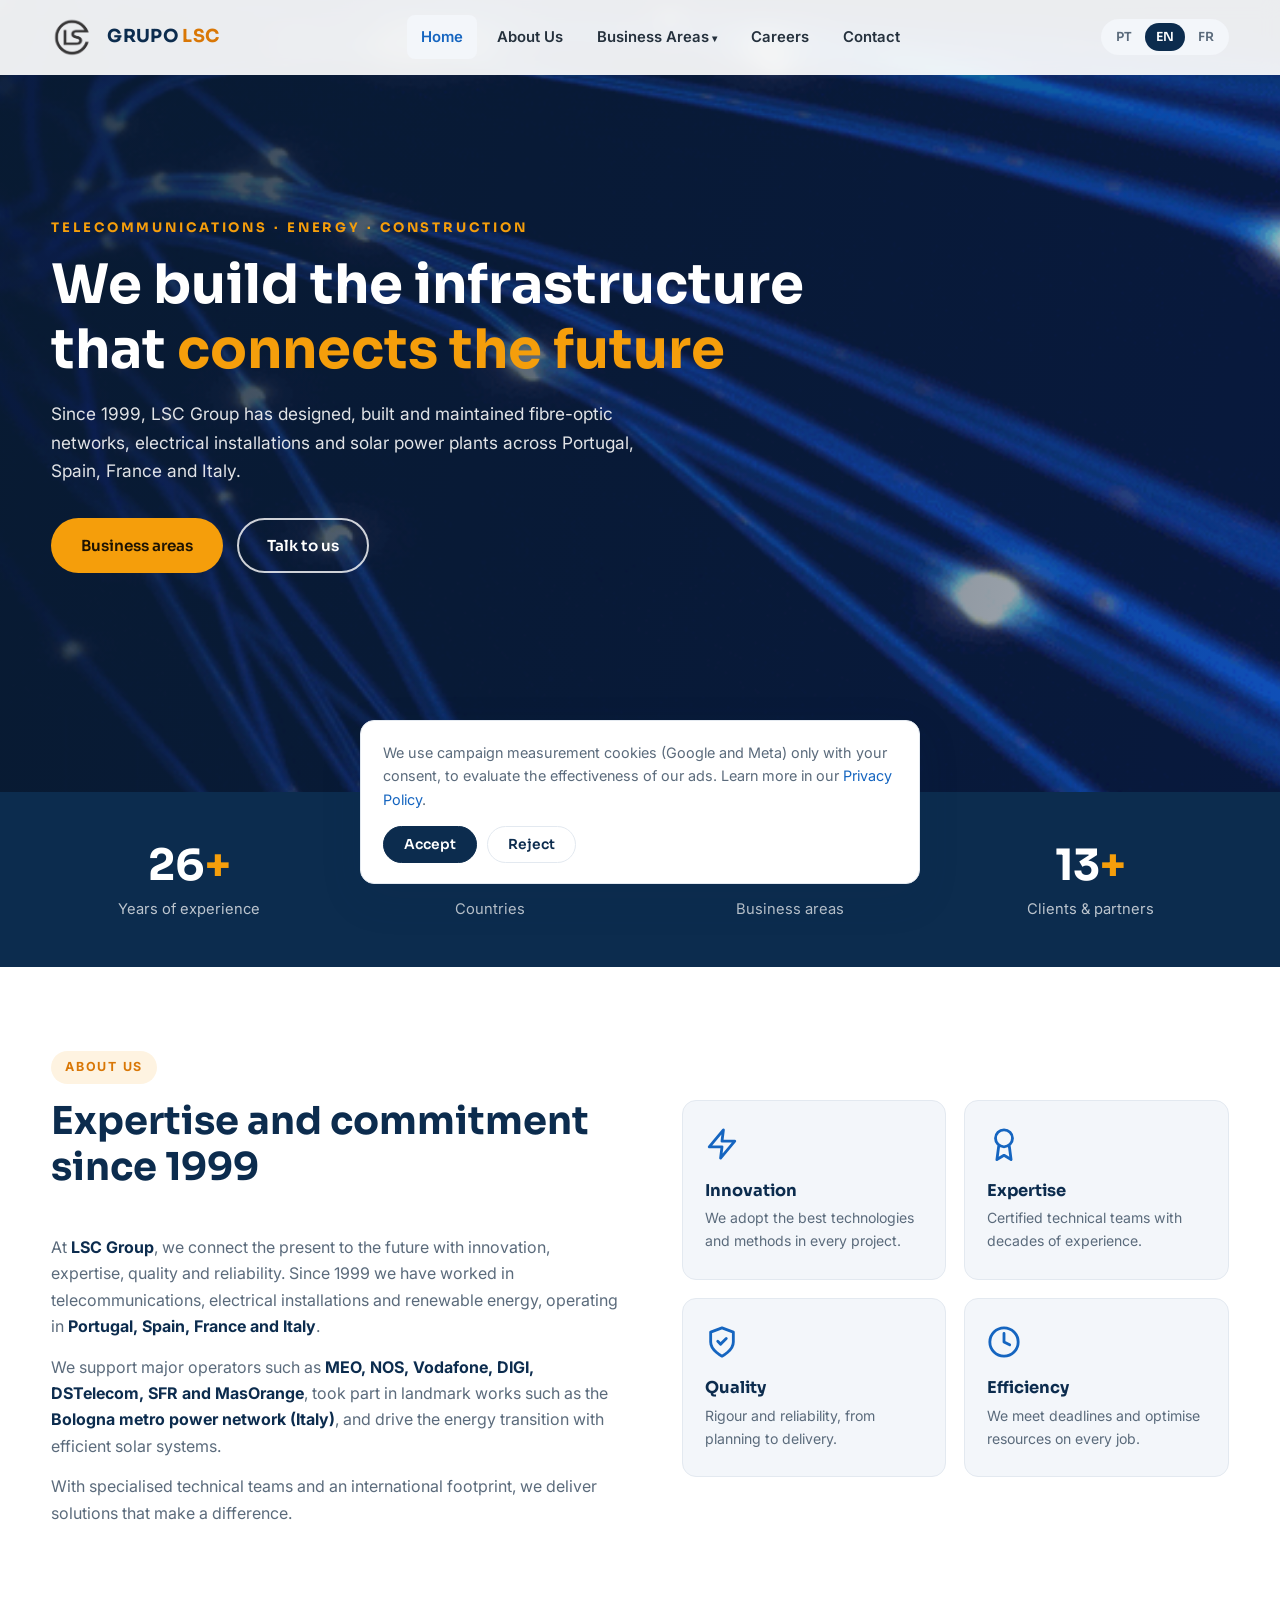
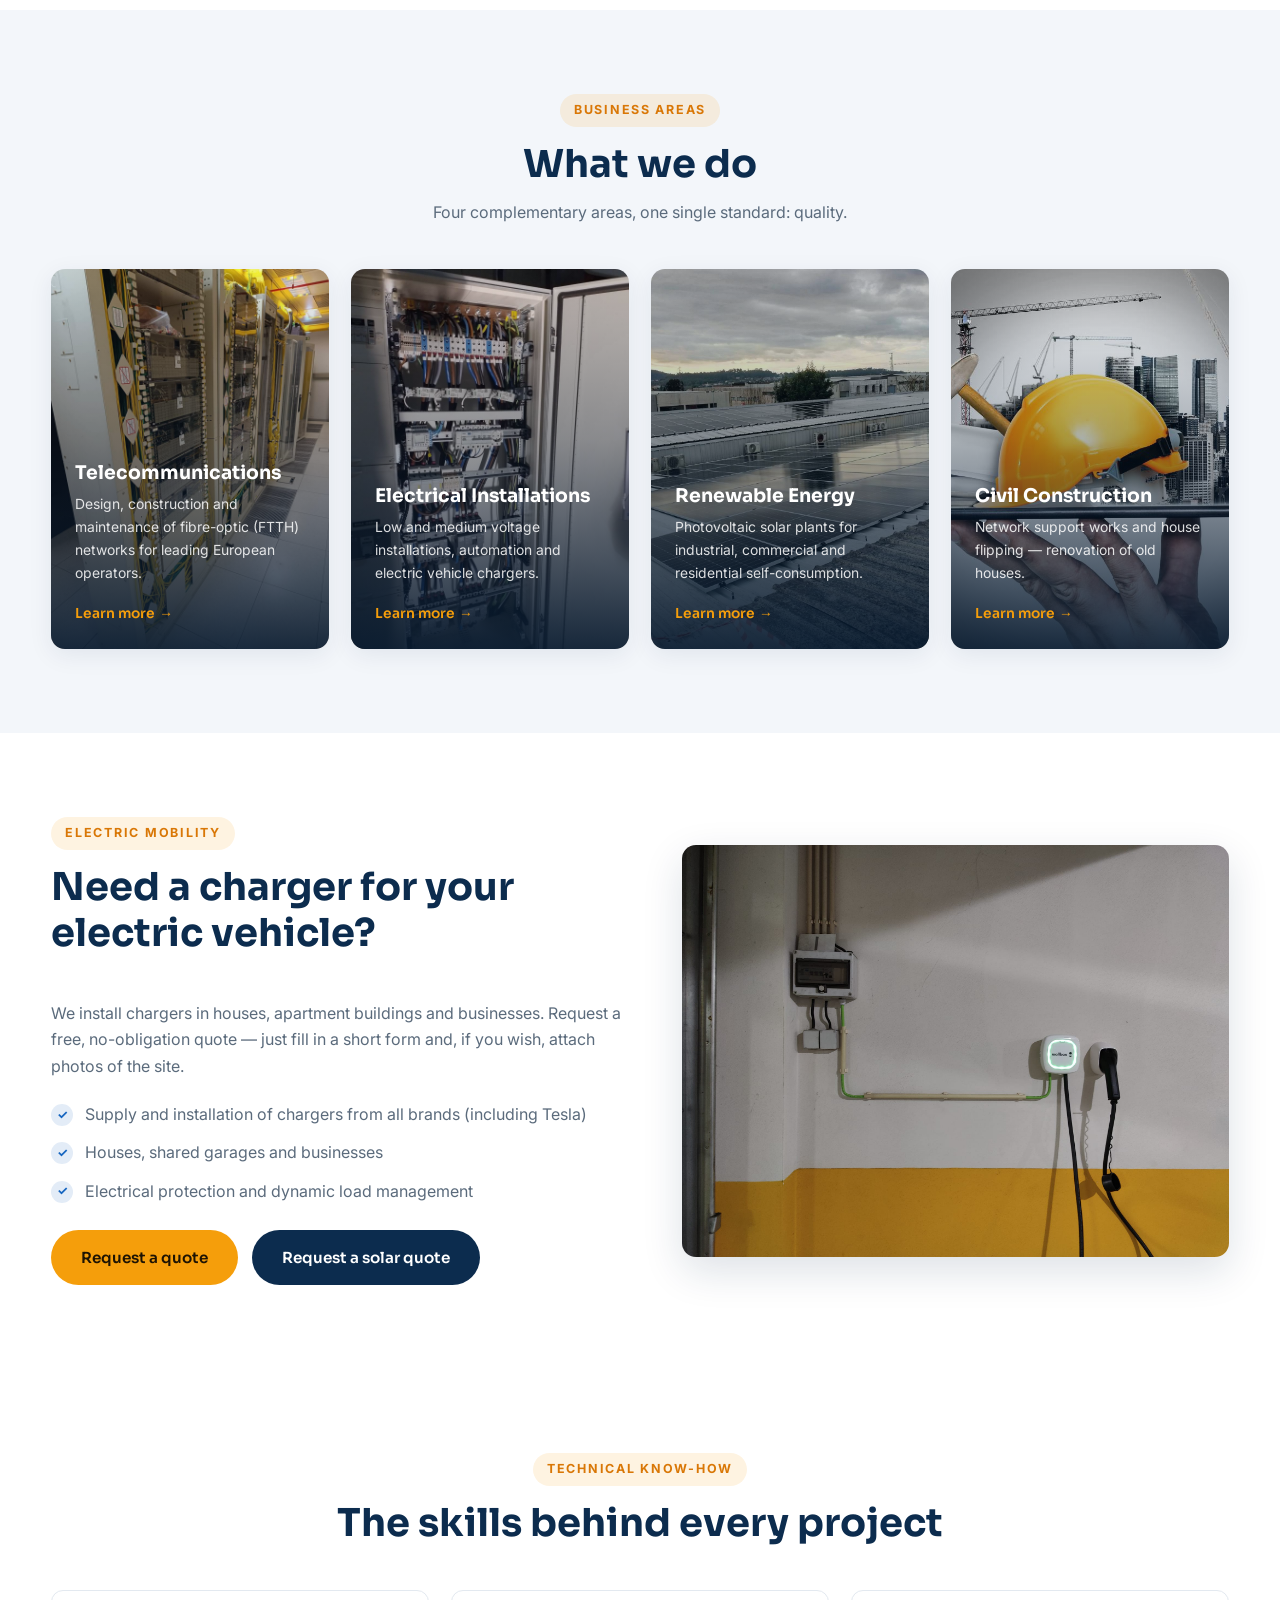
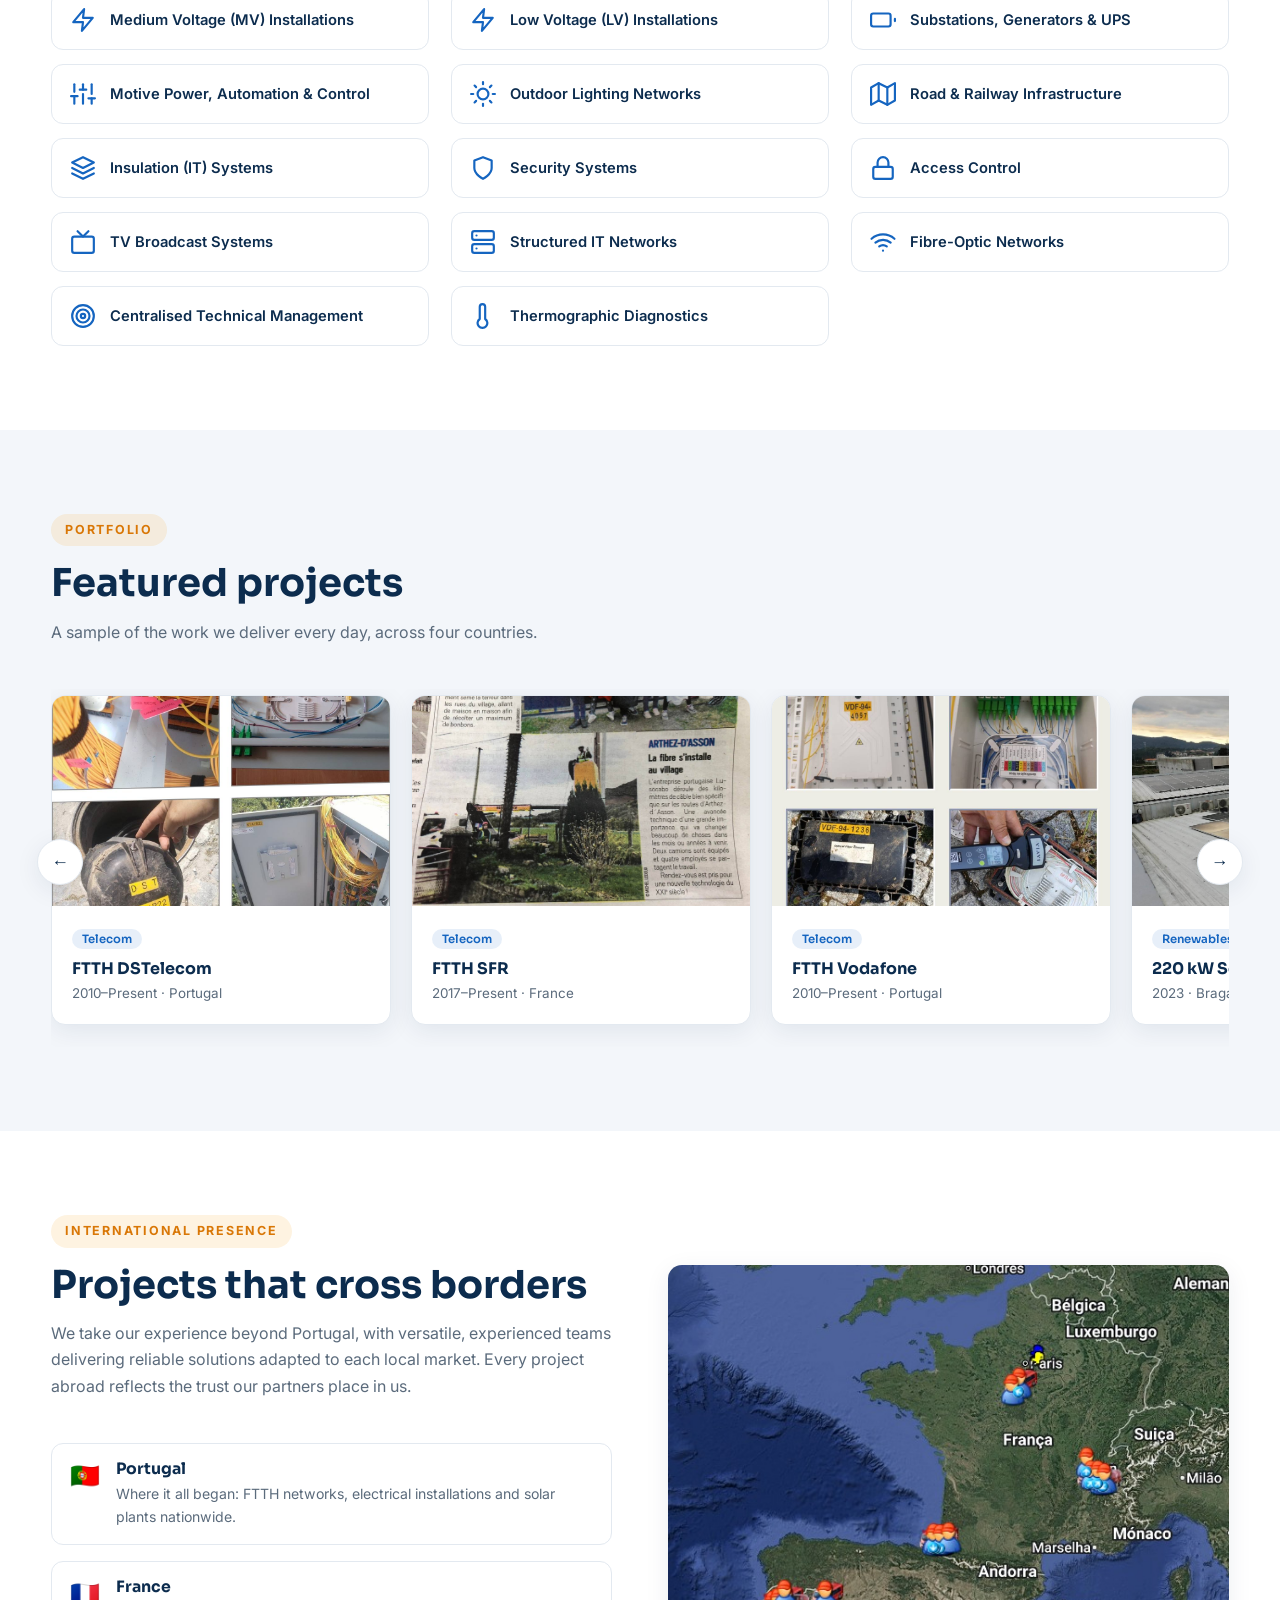
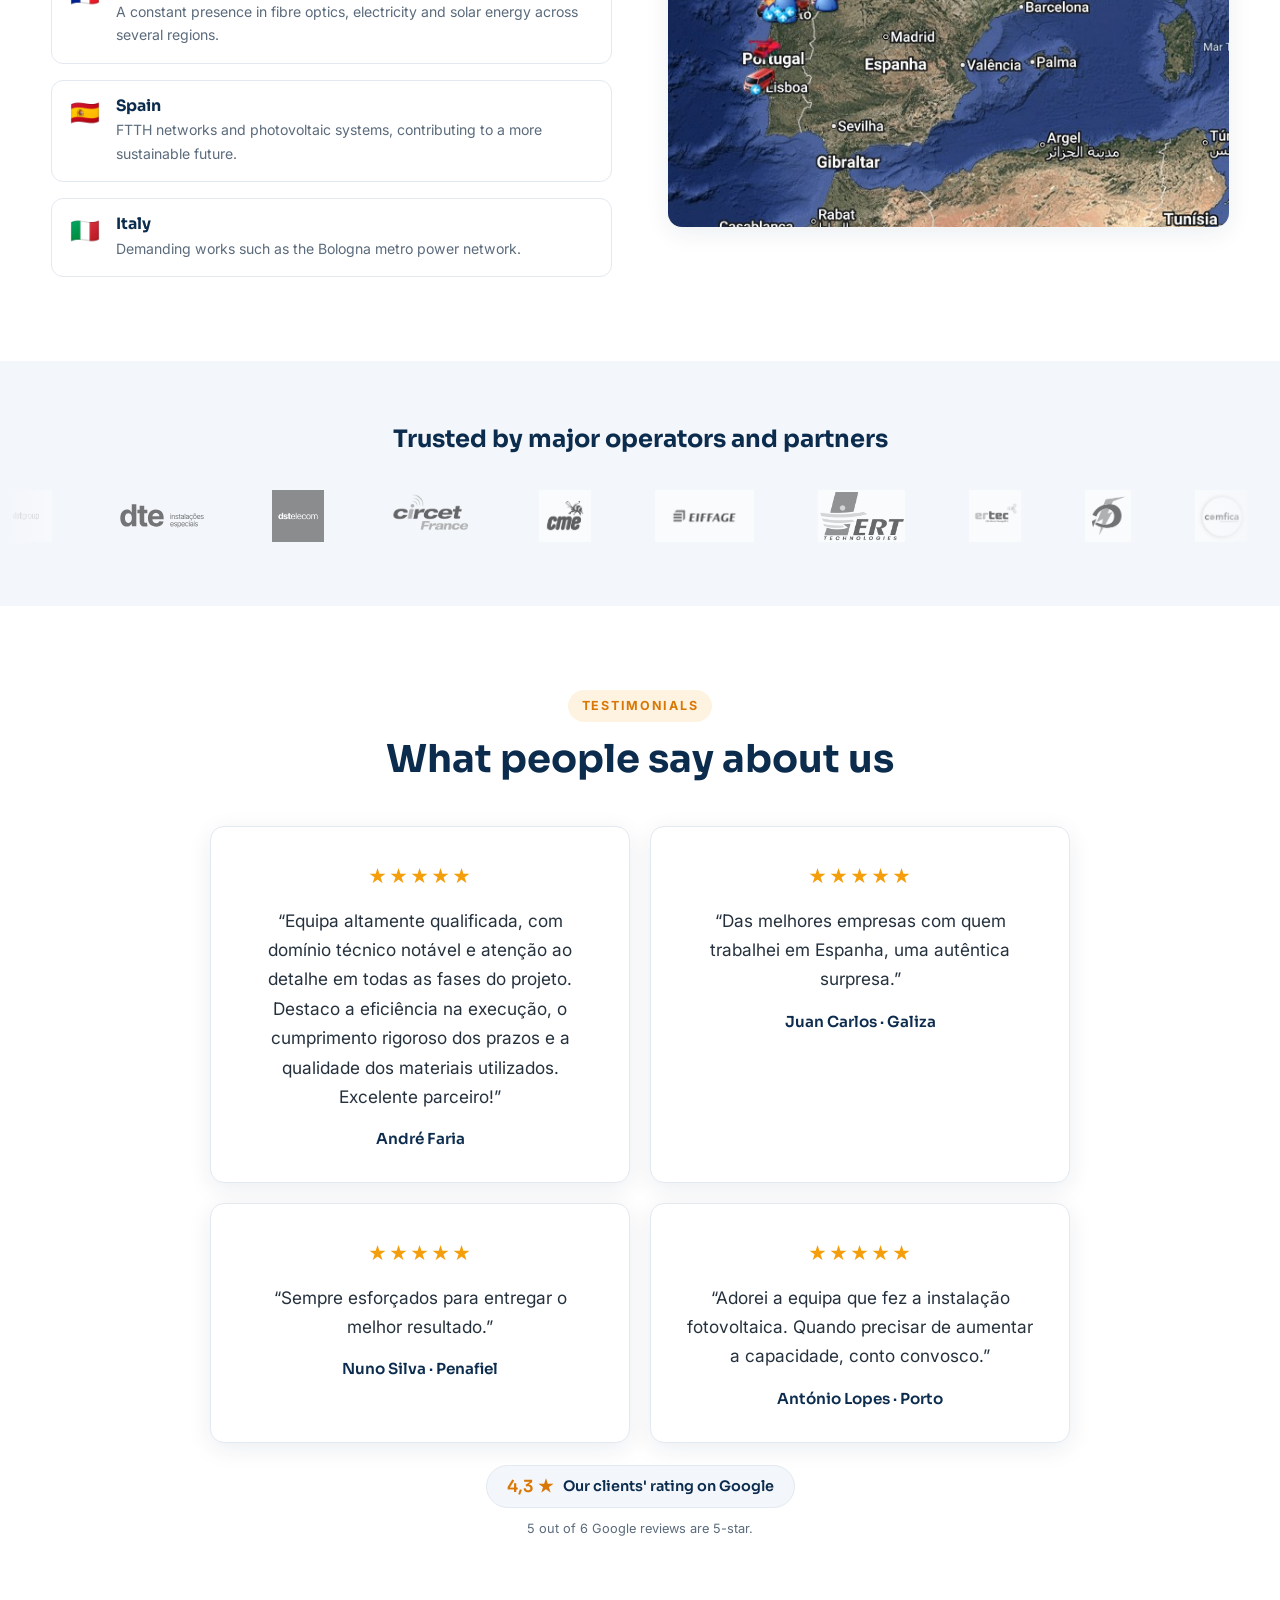
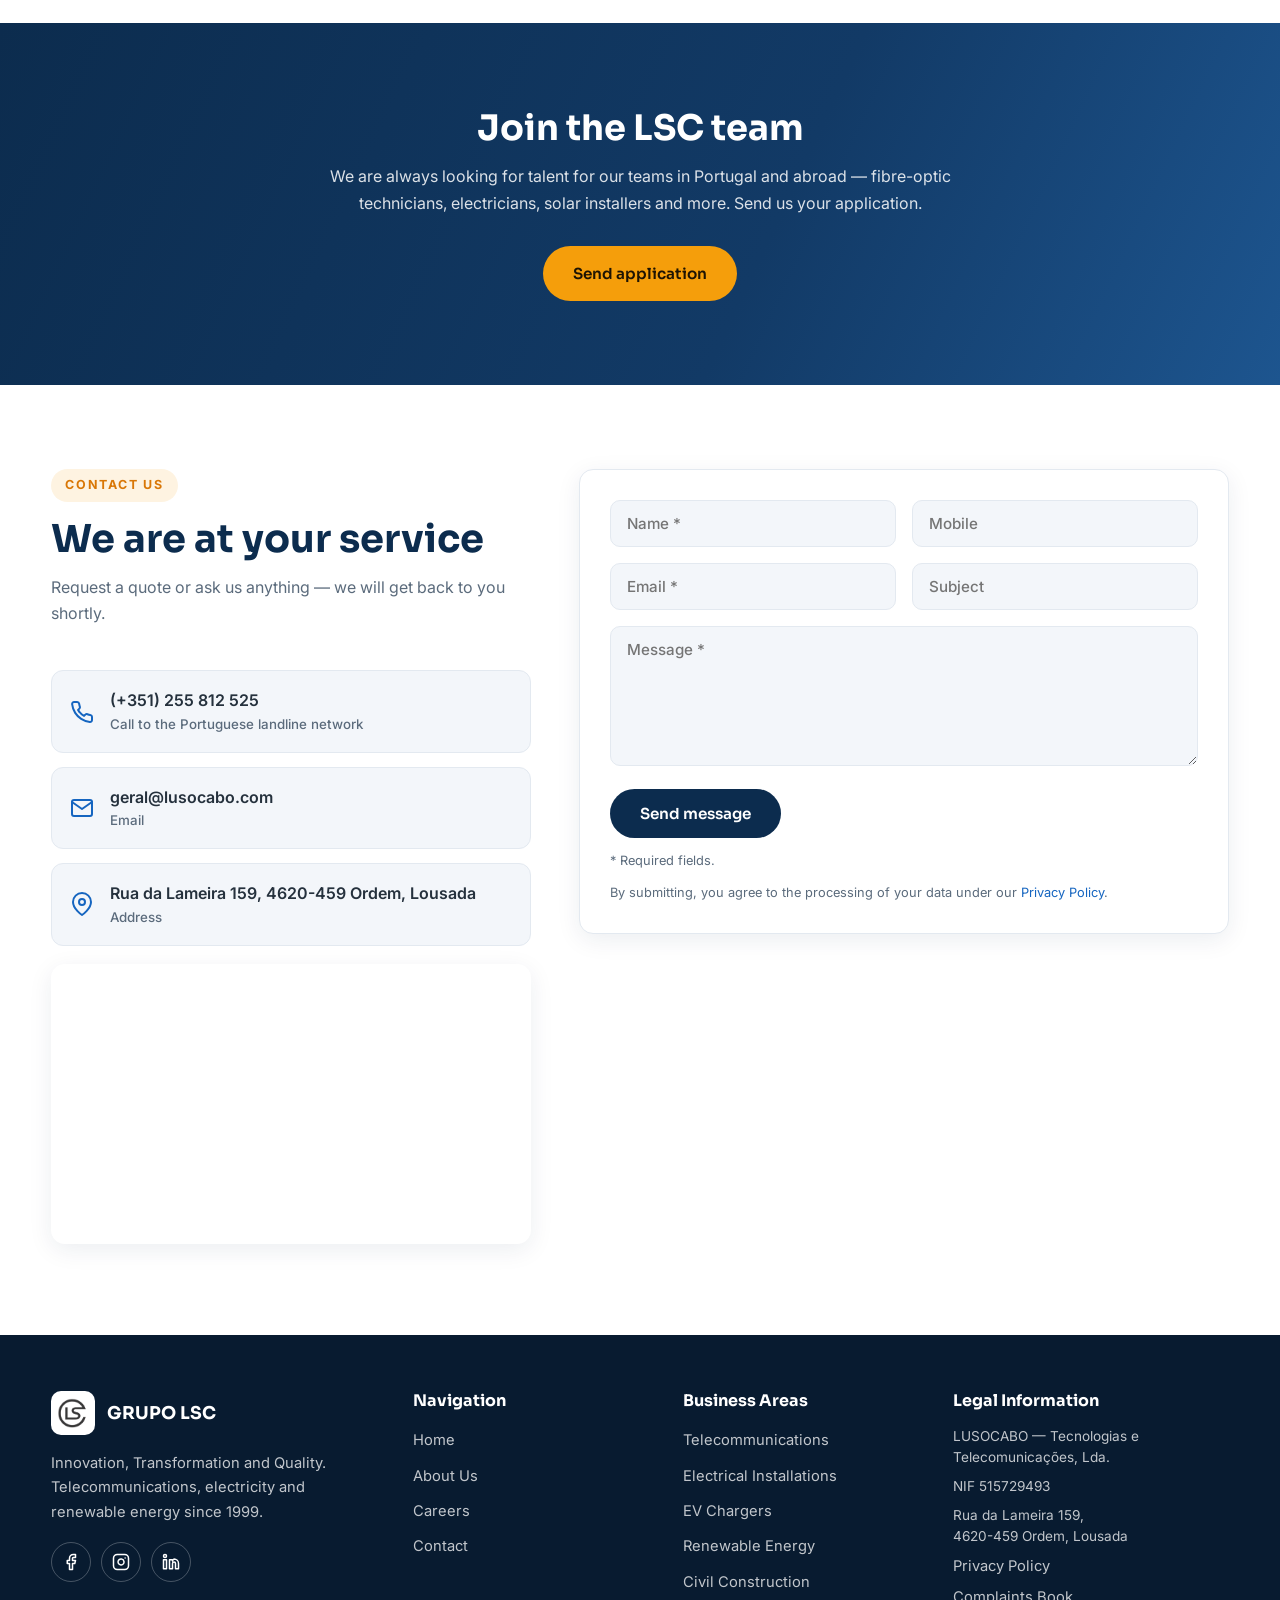
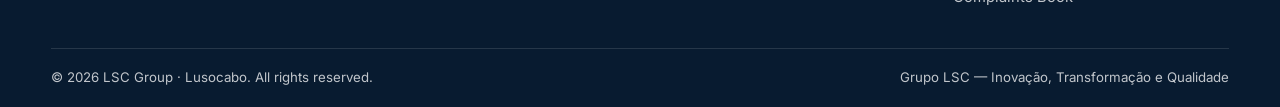
<file: index.html>
<!DOCTYPE html>
<html lang="pt">
<head>
  <meta charset="utf-8">
  <meta name="viewport" content="width=device-width, initial-scale=1">
  <meta name="description" data-i18n-content="meta.homeDesc" content="Grupo LSC — Telecomunicações (FTTH), Eletricidade Geral, Energias Renováveis e Construção Civil. Portugal, Espanha, França e Itália, desde 1999.">
  <title data-i18n="meta.home">Grupo LSC — Telecomunicações, Eletricidade e Energias Renováveis</title>
  <link rel="canonical" href="https://lusocabo.com/">
  <meta property="og:type" content="website">
  <meta property="og:site_name" content="Grupo LSC">
  <meta property="og:title" content="Grupo LSC — Telecomunicações, Eletricidade e Energias Renováveis">
  <meta property="og:description" content="Grupo LSC — Telecomunicações (FTTH), Eletricidade Geral, Energias Renováveis e Construção Civil. Portugal, Espanha, França e Itália, desde 1999.">
  <meta property="og:url" content="https://lusocabo.com/">
  <meta property="og:image" content="https://lusocabo.com/assets/images/PV_LISBOA.jpg">
  <meta name="twitter:card" content="summary_large_image">  <link rel="icon" type="image/png" href="assets/images/LOGO-sem_bg.png">
  <link rel="preconnect" href="https://fonts.googleapis.com">
  <link rel="preconnect" href="https://fonts.gstatic.com" crossorigin>
  <link href="https://fonts.googleapis.com/css2?family=Inter:wght@400;500;600;700&family=Sora:wght@400;600;700&display=swap" rel="stylesheet">
  <link rel="stylesheet" href="assets/css/site.css">
  <script type="application/ld+json">
  {
    "@context": "https://schema.org",
    "@type": "Organization",
    "name": "Grupo LSC",
    "legalName": "LUSOCABO - Tecnologias e Telecomunicações, Lda.",
    "url": "https://lusocabo.com",
    "logo": "https://lusocabo.com/assets/images/LOGO-sem_bg.png",
    "telephone": "+351255812525",
    "email": "geral@lusocabo.com",
    "foundingDate": "1999",
    "vatID": "PT515729493",
    "address": {
      "@type": "PostalAddress",
      "streetAddress": "Rua da Lameira 159",
      "postalCode": "4620-459",
      "addressLocality": "Ordem, Lousada",
      "addressCountry": "PT"
    },
    "sameAs": [
      "https://www.facebook.com/profile.php?id=61575299214508",
      "https://www.instagram.com/grupo_lsc/",
      "https://www.linkedin.com/company/lusocabo/"
    ]
  }
  </script>
</head>
<body>

  <!-- ===== Header ===== -->
  <header class="site-header">
    <div class="container nav-wrap">
      <a href="index.html" class="brand">
        <img src="assets/images/LOGO-sem_bg.png" alt="Logótipo Grupo LSC">
        <span class="brand-name">GRUPO <span>LSC</span></span>
      </a>
      <ul class="main-nav">
        <li><a href="index.html" class="active" data-i18n="nav.home">Início</a></li>
        <li><a href="index.html#sobre" data-i18n="nav.about">Sobre Nós</a></li>
        <li class="has-sub">
          <a href="index.html#areas" data-i18n="nav.areas">Áreas de Negócio</a>
          <ul class="sub-menu">
            <li><a href="telecom.html" data-i18n="nav.telecom">Telecomunicações</a></li>
            <li><a href="elec.html" data-i18n="nav.elec">Eletricidade Geral</a></li>
            <li><a href="carregadores.html" data-i18n="nav.ev">Carregadores VE</a></li>
            <li><a href="renovaveis.html" data-i18n="nav.renov">Energias Renováveis</a></li>
            <li><a href="civil.html" data-i18n="nav.civil">Construção Civil</a></li>
          </ul>
        </li>
        <li><a href="index.html#recrutamento" data-i18n="nav.recruit">Recrutamento</a></li>
        <li><a href="index.html#contacto" data-i18n="nav.contact">Contactos</a></li>
      </ul>
      <div class="lang-switch" role="group" aria-label="Idioma">
        <button data-lang="pt" class="on">PT</button>
        <button data-lang="en">EN</button>
        <button data-lang="fr">FR</button>
      </div>
      <button class="nav-toggle" aria-label="Menu"><span></span><span></span><span></span></button>
    </div>
  </header>

  <!-- ===== Hero ===== -->
  <section class="hero" id="top" style="padding:0;">
    <div class="hero-bg on" style="background-image:url('assets/images/fiber.gif')"></div>
    <div class="hero-bg" style="background-image:url('assets/images/ELEC_geral.jpg')"></div>
    <div class="hero-bg" style="background-image:url('assets/images/PV_LISBOA.jpg')"></div>
    <div class="hero-bg" style="background-image:url('assets/images/CIVIL_geral.jpg')"></div>
    <div class="hero-bg" style="background-image:url('assets/images/house/HF (3).jpg')"></div>
    <div class="container">
      <p class="eyebrow" data-i18n="hero.eyebrow">Telecomunicações · Energia · Construção</p>
      <h1 data-i18n-html="hero.title">Construímos as infraestruturas que <em>ligam o futuro</em></h1>
      <p data-i18n="hero.sub">Desde 1999, o Grupo LSC projeta, constrói e mantém redes de fibra ótica, instalações elétricas e centrais solares em Portugal, Espanha, França e Itália.</p>
      <div class="hero-cta">
        <a href="#areas" class="btn btn-primary" data-i18n="hero.cta1">Áreas de negócio</a>
        <a href="#contacto" class="btn btn-outline" data-i18n="hero.cta2">Fale connosco</a>
      </div>
    </div>
    <a class="hero-scroll" href="#stats" aria-label="Descer">↓</a>
  </section>

  <!-- ===== Estatísticas ===== -->
  <div class="stats-band" id="stats">
    <div class="container stats-grid">
      <div class="stat"><div class="num"><span data-count="26">0</span><i>+</i></div><div class="lbl" data-i18n="stats.years">Anos de experiência</div></div>
      <div class="stat"><div class="num"><span data-count="4">0</span></div><div class="lbl" data-i18n="stats.countries">Países</div></div>
      <div class="stat"><div class="num"><span data-count="4">0</span></div><div class="lbl" data-i18n="stats.areas">Áreas de negócio</div></div>
      <div class="stat"><div class="num"><span data-count="13">0</span><i>+</i></div><div class="lbl" data-i18n="stats.clients">Clientes e parceiros</div></div>
    </div>
  </div>

  <!-- ===== Sobre Nós ===== -->
  <section id="sobre">
    <div class="container about-grid">
      <div class="about-text reveal">
        <div class="sec-head">
          <span class="kicker" data-i18n="about.kicker">Sobre Nós</span>
          <h2 data-i18n="about.title">Competência e compromisso desde 1999</h2>
        </div>
        <p data-i18n-html="about.p1"></p>
        <p data-i18n-html="about.p2"></p>
        <p data-i18n="about.p3"></p>
      </div>
      <div class="values-grid reveal">
        <div class="value-card">
          <svg viewBox="0 0 24 24" fill="none" stroke="currentColor" stroke-width="2" stroke-linecap="round" stroke-linejoin="round"><polygon points="13 2 3 14 12 14 11 22 21 10 12 10 13 2"/></svg>
          <h4 data-i18n="about.v1">Inovação</h4>
          <p data-i18n="about.v1d"></p>
        </div>
        <div class="value-card">
          <svg viewBox="0 0 24 24" fill="none" stroke="currentColor" stroke-width="2" stroke-linecap="round" stroke-linejoin="round"><circle cx="12" cy="8" r="6"/><polyline points="8.21 13.89 7 23 12 20 17 23 15.79 13.88"/></svg>
          <h4 data-i18n="about.v2">Competência</h4>
          <p data-i18n="about.v2d"></p>
        </div>
        <div class="value-card">
          <svg viewBox="0 0 24 24" fill="none" stroke="currentColor" stroke-width="2" stroke-linecap="round" stroke-linejoin="round"><path d="M12 22s8-4 8-10V5l-8-3-8 3v7c0 6 8 10 8 10z"/><polyline points="9 11.5 11 13.5 15 9.5"/></svg>
          <h4 data-i18n="about.v3">Qualidade</h4>
          <p data-i18n="about.v3d"></p>
        </div>
        <div class="value-card">
          <svg viewBox="0 0 24 24" fill="none" stroke="currentColor" stroke-width="2" stroke-linecap="round" stroke-linejoin="round"><circle cx="12" cy="12" r="10"/><polyline points="12 6 12 12 16 14"/></svg>
          <h4 data-i18n="about.v4">Eficiência</h4>
          <p data-i18n="about.v4d"></p>
        </div>
      </div>
    </div>
  </section>

  <!-- ===== Áreas de Negócio ===== -->
  <section id="areas" style="background:var(--bg-soft);">
    <div class="container">
      <div class="sec-head center reveal">
        <span class="kicker" data-i18n="areas.kicker">Áreas de Negócio</span>
        <h2 data-i18n="areas.title">O que fazemos</h2>
        <p data-i18n="areas.sub"></p>
      </div>
      <div class="areas-grid">
        <a class="area-card reveal" href="telecom.html">
          <img class="bg" src="assets/images/FTTH_CENTRAL.jpg" alt="Telecomunicações" loading="lazy">
          <div class="info">
            <h3 data-i18n="areas.telecom">Telecomunicações</h3>
            <p data-i18n="areas.telecomd"></p>
            <span class="more" data-i18n="areas.more">Saber mais</span> <span class="more">→</span>
          </div>
        </a>
        <a class="area-card reveal" href="elec.html">
          <img class="bg" src="assets/images/ELEC_geral.jpg" alt="Eletricidade Geral" loading="lazy">
          <div class="info">
            <h3 data-i18n="areas.elec">Eletricidade Geral</h3>
            <p data-i18n="areas.elecd"></p>
            <span class="more" data-i18n="areas.more">Saber mais</span> <span class="more">→</span>
          </div>
        </a>
        <a class="area-card reveal" href="renovaveis.html">
          <img class="bg" src="assets/images/PV_BRAGA.jpg" alt="Energias Renováveis" loading="lazy">
          <div class="info">
            <h3 data-i18n="areas.renov">Energias Renováveis</h3>
            <p data-i18n="areas.renovd"></p>
            <span class="more" data-i18n="areas.more">Saber mais</span> <span class="more">→</span>
          </div>
        </a>
        <a class="area-card reveal" href="civil.html">
          <img class="bg" src="assets/images/CIVIL_geral.jpg" alt="Construção Civil" loading="lazy">
          <div class="info">
            <h3 data-i18n="areas.civil">Construção Civil</h3>
            <p data-i18n="areas.civild"></p>
            <span class="more" data-i18n="areas.more">Saber mais</span> <span class="more">→</span>
          </div>
        </a>
      </div>
    </div>
  </section>

  <!-- ===== Orçamento de carregadores VE ===== -->
  <section id="orcamento-ve">
    <div class="container svc-grid">
      <div class="reveal">
        <div class="sec-head">
          <span class="kicker" data-i18n="home.evKicker">Mobilidade elétrica</span>
          <h2 data-i18n="home.evTitle">Precisa de um carregador para o seu veículo elétrico?</h2>
        </div>
        <p style="color:var(--muted);" data-i18n="home.evP"></p>
        <ul class="svc-list">
          <li data-i18n="ev.s1"></li>
          <li data-i18n="ev.s2"></li>
          <li data-i18n="ev.s3"></li>
        </ul>
        <div style="display:flex; gap:14px; flex-wrap:wrap; margin-top:26px;"><a href="carregadores.html#orcamento" class="btn btn-primary" data-i18n="ev.heroBtn">Pedir orçamento</a><a href="renovaveis.html#orcamento" class="btn btn-navy" data-i18n="ren.quoteBtn">Pedir orçamento solar</a></div>
      </div>
      <a class="photo reveal" href="carregadores.html#orcamento">
        <img src="assets/images/ELEC_Carregador.jpg" alt="Carregador para veículo elétrico instalado pelo Grupo LSC" loading="lazy">
      </a>
    </div>
  </section>

  <!-- ===== Conhecimento Técnico ===== -->
  <section id="tecnico">
    <div class="container">
      <div class="sec-head center reveal">
        <span class="kicker" data-i18n="tech.kicker">Conhecimento Técnico</span>
        <h2 data-i18n="tech.title">Competências que garantem cada projeto</h2>
      </div>
      <div class="tech-grid reveal">
        <div class="tech-item"><svg viewBox="0 0 24 24" fill="none" stroke="currentColor" stroke-width="2" stroke-linecap="round" stroke-linejoin="round"><polygon points="13 2 3 14 12 14 11 22 21 10 12 10 13 2"/></svg><span data-i18n="tech.1"></span></div>
        <div class="tech-item"><svg viewBox="0 0 24 24" fill="none" stroke="currentColor" stroke-width="2" stroke-linecap="round" stroke-linejoin="round"><polygon points="13 2 3 14 12 14 11 22 21 10 12 10 13 2"/></svg><span data-i18n="tech.2"></span></div>
        <div class="tech-item"><svg viewBox="0 0 24 24" fill="none" stroke="currentColor" stroke-width="2" stroke-linecap="round" stroke-linejoin="round"><rect x="1" y="6" width="18" height="12" rx="2"/><line x1="23" y1="13" x2="23" y2="11"/></svg><span data-i18n="tech.3"></span></div>
        <div class="tech-item"><svg viewBox="0 0 24 24" fill="none" stroke="currentColor" stroke-width="2" stroke-linecap="round" stroke-linejoin="round"><line x1="4" y1="21" x2="4" y2="14"/><line x1="4" y1="10" x2="4" y2="3"/><line x1="12" y1="21" x2="12" y2="12"/><line x1="12" y1="8" x2="12" y2="3"/><line x1="20" y1="21" x2="20" y2="16"/><line x1="20" y1="12" x2="20" y2="3"/><line x1="1" y1="14" x2="7" y2="14"/><line x1="9" y1="8" x2="15" y2="8"/><line x1="17" y1="16" x2="23" y2="16"/></svg><span data-i18n="tech.4"></span></div>
        <div class="tech-item"><svg viewBox="0 0 24 24" fill="none" stroke="currentColor" stroke-width="2" stroke-linecap="round" stroke-linejoin="round"><circle cx="12" cy="12" r="5"/><line x1="12" y1="1" x2="12" y2="3"/><line x1="12" y1="21" x2="12" y2="23"/><line x1="4.22" y1="4.22" x2="5.64" y2="5.64"/><line x1="18.36" y1="18.36" x2="19.78" y2="19.78"/><line x1="1" y1="12" x2="3" y2="12"/><line x1="21" y1="12" x2="23" y2="12"/><line x1="4.22" y1="19.78" x2="5.64" y2="18.36"/><line x1="18.36" y1="5.64" x2="19.78" y2="4.22"/></svg><span data-i18n="tech.5"></span></div>
        <div class="tech-item"><svg viewBox="0 0 24 24" fill="none" stroke="currentColor" stroke-width="2" stroke-linecap="round" stroke-linejoin="round"><polygon points="1 6 1 22 8 18 16 22 23 18 23 2 16 6 8 2 1 6"/><line x1="8" y1="2" x2="8" y2="18"/><line x1="16" y1="6" x2="16" y2="22"/></svg><span data-i18n="tech.6"></span></div>
        <div class="tech-item"><svg viewBox="0 0 24 24" fill="none" stroke="currentColor" stroke-width="2" stroke-linecap="round" stroke-linejoin="round"><polygon points="12 2 2 7 12 12 22 7 12 2"/><polyline points="2 17 12 22 22 17"/><polyline points="2 12 12 17 22 12"/></svg><span data-i18n="tech.7"></span></div>
        <div class="tech-item"><svg viewBox="0 0 24 24" fill="none" stroke="currentColor" stroke-width="2" stroke-linecap="round" stroke-linejoin="round"><path d="M12 22s8-4 8-10V5l-8-3-8 3v7c0 6 8 10 8 10z"/></svg><span data-i18n="tech.8"></span></div>
        <div class="tech-item"><svg viewBox="0 0 24 24" fill="none" stroke="currentColor" stroke-width="2" stroke-linecap="round" stroke-linejoin="round"><rect x="3" y="11" width="18" height="11" rx="2"/><path d="M7 11V7a5 5 0 0 1 10 0v4"/></svg><span data-i18n="tech.9"></span></div>
        <div class="tech-item"><svg viewBox="0 0 24 24" fill="none" stroke="currentColor" stroke-width="2" stroke-linecap="round" stroke-linejoin="round"><rect x="2" y="7" width="20" height="15" rx="2"/><polyline points="17 2 12 7 7 2"/></svg><span data-i18n="tech.10"></span></div>
        <div class="tech-item"><svg viewBox="0 0 24 24" fill="none" stroke="currentColor" stroke-width="2" stroke-linecap="round" stroke-linejoin="round"><rect x="2" y="2" width="20" height="8" rx="2"/><rect x="2" y="14" width="20" height="8" rx="2"/><line x1="6" y1="6" x2="6.01" y2="6"/><line x1="6" y1="18" x2="6.01" y2="18"/></svg><span data-i18n="tech.11"></span></div>
        <div class="tech-item"><svg viewBox="0 0 24 24" fill="none" stroke="currentColor" stroke-width="2" stroke-linecap="round" stroke-linejoin="round"><path d="M5 12.55a11 11 0 0 1 14.08 0"/><path d="M1.42 9a16 16 0 0 1 21.16 0"/><path d="M8.53 16.11a6 6 0 0 1 6.95 0"/><line x1="12" y1="20" x2="12.01" y2="20"/></svg><span data-i18n="tech.12"></span></div>
        <div class="tech-item"><svg viewBox="0 0 24 24" fill="none" stroke="currentColor" stroke-width="2" stroke-linecap="round" stroke-linejoin="round"><circle cx="12" cy="12" r="10"/><circle cx="12" cy="12" r="6"/><circle cx="12" cy="12" r="2"/></svg><span data-i18n="tech.13"></span></div>
        <div class="tech-item"><svg viewBox="0 0 24 24" fill="none" stroke="currentColor" stroke-width="2" stroke-linecap="round" stroke-linejoin="round"><path d="M14 14.76V3.5a2.5 2.5 0 0 0-5 0v11.26a4.5 4.5 0 1 0 5 0z"/></svg><span data-i18n="tech.14"></span></div>
      </div>
    </div>
  </section>

  <!-- ===== Projetos em destaque ===== -->
  <section id="projetos" style="background:var(--bg-soft);">
    <div class="container">
      <div class="sec-head reveal">
        <span class="kicker" data-i18n="proj.kicker">Portefólio</span>
        <h2 data-i18n="proj.title">Projetos em destaque</h2>
        <p data-i18n="proj.sub"></p>
      </div>
      <div class="proj-rail-wrap reveal">
        <button class="rail-btn prev" aria-label="Anterior">←</button>
        <div class="proj-rail">
          <div class="proj-card"><img src="assets/images/FTTH_DST.jpg" alt="" loading="lazy"><div class="body"><span class="tag" data-i18n="tag.telecom">Telecom</span><h4 data-i18n="proj.1"></h4><div class="meta" data-i18n="proj.1m"></div></div></div>
          <div class="proj-card"><img src="assets/images/FTTH_SFR.jpg" alt="" loading="lazy"><div class="body"><span class="tag" data-i18n="tag.telecom">Telecom</span><h4 data-i18n="proj.2"></h4><div class="meta" data-i18n="proj.2m"></div></div></div>
          <div class="proj-card"><img src="assets/images/FTTH_VDF.jpg" alt="" loading="lazy"><div class="body"><span class="tag" data-i18n="tag.telecom">Telecom</span><h4 data-i18n="proj.3"></h4><div class="meta" data-i18n="proj.3m"></div></div></div>
          <div class="proj-card"><img src="assets/images/PV_BRAGA.jpg" alt="" loading="lazy"><div class="body"><span class="tag" data-i18n="tag.renov">Renováveis</span><h4 data-i18n="proj.4"></h4><div class="meta" data-i18n="proj.4m"></div></div></div>
          <div class="proj-card"><img src="assets/images/ELEC_Residencial.jpg" alt="" loading="lazy"><div class="body"><span class="tag" data-i18n="tag.elec">Eletricidade</span><h4 data-i18n="proj.5"></h4><div class="meta" data-i18n="proj.5m"></div></div></div>
          <div class="proj-card"><img src="assets/images/PV_GUIMARAES.jpg" alt="" loading="lazy"><div class="body"><span class="tag" data-i18n="tag.renov">Renováveis</span><h4 data-i18n="proj.6"></h4><div class="meta" data-i18n="proj.6m"></div></div></div>
          <div class="proj-card"><img src="assets/images/FTTH_NOS.jpg" alt="" loading="lazy"><div class="body"><span class="tag" data-i18n="tag.telecom">Telecom</span><h4 data-i18n="proj.7"></h4><div class="meta" data-i18n="proj.7m"></div></div></div>
          <div class="proj-card"><img src="assets/images/ELEC_Carregador.jpg" alt="" loading="lazy"><div class="body"><span class="tag" data-i18n="tag.elec">Eletricidade</span><h4 data-i18n="proj.8"></h4><div class="meta" data-i18n="proj.8m"></div></div></div>
          <div class="proj-card"><img src="assets/images/PV_CARPOT.jpg" alt="" loading="lazy"><div class="body"><span class="tag" data-i18n="tag.renov">Renováveis</span><h4 data-i18n="proj.9"></h4><div class="meta" data-i18n="proj.9m"></div></div></div>
          <div class="proj-card"><img src="assets/images/PV_FRANCE.jpg" alt="" loading="lazy"><div class="body"><span class="tag" data-i18n="tag.renov">Renováveis</span><h4 data-i18n="proj.10"></h4><div class="meta" data-i18n="proj.10m"></div></div></div>
          <div class="proj-card"><img src="assets/images/FTTH_DIGI.jpg" alt="" loading="lazy"><div class="body"><span class="tag" data-i18n="tag.telecom">Telecom</span><h4 data-i18n="proj.11"></h4><div class="meta" data-i18n="proj.11m"></div></div></div>
          <div class="proj-card"><img src="assets/images/FTTH_ESP.jpg" alt="" loading="lazy"><div class="body"><span class="tag" data-i18n="tag.telecom">Telecom</span><h4 data-i18n="proj.12"></h4><div class="meta" data-i18n="proj.12m"></div></div></div>
          <div class="proj-card"><img src="assets/images/CIVIL.jpg" alt="" loading="lazy"><div class="body"><span class="tag" data-i18n="tag.civil">Construção Civil</span><h4 data-i18n="proj.13"></h4><div class="meta" data-i18n="proj.13m"></div></div></div>
          <div class="proj-card"><img src="assets/images/house/HF (7).jpg" alt="" loading="lazy"><div class="body"><span class="tag" data-i18n="tag.civil">Construção Civil</span><h4 data-i18n="proj.14"></h4><div class="meta" data-i18n="proj.14m"></div></div></div>
        </div>
        <button class="rail-btn next" aria-label="Seguinte">→</button>
      </div>
    </div>
  </section>

  <!-- ===== Presença Internacional ===== -->
  <section class="presence" id="presenca" style="background:#fff;">
    <div class="container presence-grid">
      <div class="reveal">
        <div class="sec-head">
          <span class="kicker" data-i18n="pres.kicker">Presença Internacional</span>
          <h2 data-i18n="pres.title">Projetos que cruzam fronteiras</h2>
          <p data-i18n="pres.intro"></p>
        </div>
        <div class="country-list">
          <div class="country"><span class="flag">🇵🇹</span><div><h4 data-i18n="pres.pt">Portugal</h4><p data-i18n="pres.ptd"></p></div></div>
          <div class="country"><span class="flag">🇫🇷</span><div><h4 data-i18n="pres.fr">França</h4><p data-i18n="pres.frd"></p></div></div>
          <div class="country"><span class="flag">🇪🇸</span><div><h4 data-i18n="pres.es">Espanha</h4><p data-i18n="pres.esd"></p></div></div>
          <div class="country"><span class="flag">🇮🇹</span><div><h4 data-i18n="pres.it">Itália</h4><p data-i18n="pres.itd"></p></div></div>
        </div>
      </div>
      <div class="reveal">
        <img src="assets/images/mapa-presenca.jpg" alt="Mapa da presença internacional do Grupo LSC" loading="lazy">
      </div>
    </div>
  </section>

  <!-- ===== Clientes ===== -->
  <section class="clients" style="background:var(--bg-soft); padding:64px 0;">
    <div class="container">
      <div class="sec-head center reveal" style="margin-bottom:36px;">
        <h2 style="font-size:1.5rem;" data-i18n="clients.title">A confiança de grandes operadores e parceiros</h2>
      </div>
    </div>
    <div class="marquee" style="--mq-bg:var(--bg-soft);">
      <div class="marquee-track">
        <img src="assets/images/CLIENTE_dst.jpg" alt="DST Group" loading="lazy">
        <img src="assets/images/CLIENTE_dte.svg" alt="DTE" loading="lazy" style="height:30px;">
        <img src="assets/images/CLIENTE_dstelecom.jpg" alt="DSTelecom" loading="lazy">
        <img src="assets/images/CLIENTE_circet.png" alt="Circet" loading="lazy">
        <img src="assets/images/CLIENTE_cme.png" alt="CME" loading="lazy">
        <img src="assets/images/CLIENTE_eiffage.png" alt="Eiffage" loading="lazy">
        <img src="assets/images/CLIENTE_ert.png" alt="ERT" loading="lazy">
        <img src="assets/images/CLIENTE_ertec.png" alt="Ertec" loading="lazy">
        <img src="assets/images/CLIENTE_fcd.png" alt="FCD" loading="lazy">
        <img src="assets/images/CLIENTE_comfica.jpg" alt="Comfica" loading="lazy">
        <img src="assets/images/CLIENTE_insyte.png" alt="Insyte" loading="lazy">
        <img src="assets/images/CLIENTE_nowo.png" alt="NOWO" loading="lazy">
        <img src="assets/images/CLIENTE_dstsolar.jpg" alt="DST Solar" loading="lazy">
        <img src="assets/images/CLIENTE_painhas.jpeg" alt="Painhas" loading="lazy">
        <img src="assets/images/CLIENTE_setling.jpg" alt="Setling" loading="lazy">
      </div>
    </div>
  </section>

  <!-- ===== Testemunhos ===== -->
  <section id="testemunhos">
    <div class="container">
      <div class="sec-head center reveal">
        <span class="kicker" data-i18n="test.kicker">Testemunhos</span>
        <h2 data-i18n="test.title">O que dizem sobre nós</h2>
      </div>
      <div class="test-grid reveal">
        <div class="testimonial-card">
          <div class="stars" aria-label="5 estrelas">★★★★★</div>
          <blockquote>“Equipa altamente qualificada, com domínio técnico notável e atenção ao detalhe em todas as fases do projeto. Destaco a eficiência na execução, o cumprimento rigoroso dos prazos e a qualidade dos materiais utilizados. Excelente parceiro!”</blockquote>
          <div class="who">André Faria</div>
        </div>
        <div class="testimonial-card">
          <div class="stars" aria-label="5 estrelas">★★★★★</div>
          <blockquote>“Das melhores empresas com quem trabalhei em Espanha, uma autêntica surpresa.”</blockquote>
          <div class="who">Juan Carlos · Galiza</div>
        </div>
        <div class="testimonial-card">
          <div class="stars" aria-label="5 estrelas">★★★★★</div>
          <blockquote>“Sempre esforçados para entregar o melhor resultado.”</blockquote>
          <div class="who">Nuno Silva · Penafiel</div>
        </div>
        <div class="testimonial-card">
          <div class="stars" aria-label="5 estrelas">★★★★★</div>
          <blockquote>“Adorei a equipa que fez a instalação fotovoltaica. Quando precisar de aumentar a capacidade, conto convosco.”</blockquote>
          <div class="who">António Lopes · Porto</div>
        </div>
      </div>
      <div style="text-align:center;">
        <span class="g-badge reveal">
          <span class="score">4,3 ★</span> <span data-i18n="test.google">Avaliação dos nossos clientes no Google</span>
        </span>
        <p class="form-note" style="margin-top:10px;" data-i18n="test.fact">5 das 6 avaliações no Google são de 5 estrelas.</p>
      </div>
    </div>
  </section>

  <!-- ===== Recrutamento ===== -->
  <section class="recruit" id="recrutamento">
    <div class="container reveal">
      <h2 data-i18n="recruit.title">Junta-te à equipa LSC</h2>
      <p data-i18n="recruit.p"></p>
      <a class="btn btn-primary" href="mailto:geral@lusocabo.com?subject=Candidatura%20Espont%C3%A2nea" data-i18n="recruit.btn">Enviar candidatura</a>
    </div>
  </section>

  <!-- ===== Contacto ===== -->
  <section id="contacto">
    <div class="container contact-grid">
      <div class="reveal">
        <div class="sec-head">
          <span class="kicker" data-i18n="contact.kicker">Contacte-nos</span>
          <h2 data-i18n="contact.title">Estamos à sua disposição</h2>
          <p data-i18n="contact.p"></p>
        </div>
        <div class="contact-card">
          <a class="contact-item" href="tel:+351255812525">
            <svg viewBox="0 0 24 24" fill="none" stroke="currentColor" stroke-width="2" stroke-linecap="round" stroke-linejoin="round"><path d="M22 16.92v3a2 2 0 0 1-2.18 2 19.79 19.79 0 0 1-8.63-3.07 19.5 19.5 0 0 1-6-6 19.79 19.79 0 0 1-3.07-8.67A2 2 0 0 1 4.11 2h3a2 2 0 0 1 2 1.72 12.84 12.84 0 0 0 .7 2.81 2 2 0 0 1-.45 2.11L8.09 9.91a16 16 0 0 0 6 6l1.27-1.27a2 2 0 0 1 2.11-.45 12.84 12.84 0 0 0 2.81.7A2 2 0 0 1 22 16.92z"/></svg>
            <div>(+351) 255 812 525<small data-i18n="contact.phonen">Chamada para a rede fixa nacional</small></div>
          </a>
          <a class="contact-item" href="mailto:geral@lusocabo.com">
            <svg viewBox="0 0 24 24" fill="none" stroke="currentColor" stroke-width="2" stroke-linecap="round" stroke-linejoin="round"><rect x="2" y="4" width="20" height="16" rx="2"/><polyline points="22,6 12,13 2,6"/></svg>
            <div>geral@lusocabo.com<small data-i18n="contact.email">Email</small></div>
          </a>
          <a class="contact-item" href="https://www.google.com/maps/search/?api=1&amp;query=41.2831297,-8.307354" target="_blank" rel="noopener">
            <svg viewBox="0 0 24 24" fill="none" stroke="currentColor" stroke-width="2" stroke-linecap="round" stroke-linejoin="round"><path d="M21 10c0 7-9 13-9 13s-9-6-9-13a9 9 0 0 1 18 0z"/><circle cx="12" cy="10" r="3"/></svg>
            <div>Rua da Lameira 159, 4620-459 Ordem, Lousada<small data-i18n="contact.addr">Morada</small></div>
          </a>
        </div>
        <iframe class="map-embed" loading="lazy" referrerpolicy="no-referrer-when-downgrade"
          src="https://www.google.com/maps?q=41.2831297,-8.307354&z=16&output=embed"
          title="Mapa — Grupo LSC, Lousada"></iframe>
      </div>
      <div class="contact-form reveal">
        <!-- Envio: Netlify Forms; se falhar, segue por Formspree -->
        <form name="contacto" action="/" method="POST" data-netlify="true" netlify-honeypot="bot-field"
              data-fallback="https://formspree.io/f/mojzkaop" data-subject="Contacto do site">
          <input type="hidden" name="form-name" value="contacto">
          <input type="hidden" name="Origem" value="">
          <input type="text" name="bot-field" tabindex="-1" autocomplete="off" style="display:none">
          <input type="hidden" name="subject" data-remove-prefix value="Contacto do site">
          <div class="form-row">
            <fieldset><input name="name" type="text" data-i18n-ph="form.name" placeholder="Nome *" required></fieldset>
            <fieldset><input name="phone" type="tel" data-i18n-ph="form.phone" placeholder="Telemóvel"></fieldset>
          </div>
          <div class="form-row">
            <fieldset><input name="email" type="email" data-i18n-ph="form.email" placeholder="Email *" required></fieldset>
            <fieldset><input name="assunto" type="text" data-i18n-ph="form.subject" placeholder="Assunto"></fieldset>
          </div>
          <fieldset><textarea name="message" data-i18n-ph="form.msg" placeholder="Mensagem *" required></textarea></fieldset>
          <button type="submit" class="btn btn-navy" data-i18n="form.send">Enviar mensagem</button>
          <p class="form-status" role="status" style="margin-top:12px;font-weight:600;"></p>
          <p class="form-note" data-i18n="form.note">* Campos obrigatórios.</p>
          <p class="form-note" data-i18n-html="form.privacy">Ao enviar, concorda com o tratamento dos seus dados nos termos da <a href="privacidade.html">Política de Privacidade</a>.</p>
        </form>
      </div>
    </div>
  </section>

  <!-- ===== Footer ===== -->
  <footer class="site-footer">
    <div class="container">
      <div class="footer-grid">
        <div>
          <div class="footer-brand">
            <img src="assets/images/LOGO-sem_bg.png" alt="Grupo LSC">
            <span class="brand-name">GRUPO LSC</span>
          </div>
          <p class="footer-tagline" data-i18n="footer.tagline"></p>
          <div class="socials">
            <a href="https://www.facebook.com/profile.php?id=61575299214508" target="_blank" rel="noopener" aria-label="Facebook">
              <svg viewBox="0 0 24 24" fill="none" stroke="#fff" stroke-width="2" stroke-linecap="round" stroke-linejoin="round"><path d="M18 2h-3a5 5 0 0 0-5 5v3H7v4h3v8h4v-8h3l1-4h-4V7a1 1 0 0 1 1-1h3z"/></svg>
            </a>
            <a href="https://www.instagram.com/grupo_lsc/" target="_blank" rel="noopener" aria-label="Instagram">
              <svg viewBox="0 0 24 24" fill="none" stroke="#fff" stroke-width="2" stroke-linecap="round" stroke-linejoin="round"><rect x="2" y="2" width="20" height="20" rx="5"/><path d="M16 11.37A4 4 0 1 1 12.63 8 4 4 0 0 1 16 11.37z"/><line x1="17.5" y1="6.5" x2="17.51" y2="6.5"/></svg>
            </a>
            <a href="https://www.linkedin.com/company/lusocabo/" target="_blank" rel="noopener" aria-label="LinkedIn">
              <svg viewBox="0 0 24 24" fill="none" stroke="#fff" stroke-width="2" stroke-linecap="round" stroke-linejoin="round"><path d="M16 8a6 6 0 0 1 6 6v7h-4v-7a2 2 0 0 0-2-2 2 2 0 0 0-2 2v7h-4V9h4v1.57A6 6 0 0 1 16 8z"/><rect x="2" y="9" width="4" height="12"/><circle cx="4" cy="4" r="2"/></svg>
            </a>
          </div>
        </div>
        <div>
          <h4 data-i18n="footer.nav">Navegação</h4>
          <ul>
            <li><a href="index.html" data-i18n="nav.home">Início</a></li>
            <li><a href="index.html#sobre" data-i18n="nav.about">Sobre Nós</a></li>
            <li><a href="index.html#recrutamento" data-i18n="nav.recruit">Recrutamento</a></li>
            <li><a href="index.html#contacto" data-i18n="nav.contact">Contactos</a></li>
          </ul>
        </div>
        <div>
          <h4 data-i18n="footer.areas">Áreas de Negócio</h4>
          <ul>
            <li><a href="telecom.html" data-i18n="nav.telecom">Telecomunicações</a></li>
            <li><a href="elec.html" data-i18n="nav.elec">Eletricidade Geral</a></li>
            <li><a href="carregadores.html" data-i18n="nav.ev">Carregadores VE</a></li>
            <li><a href="renovaveis.html" data-i18n="nav.renov">Energias Renováveis</a></li>
            <li><a href="civil.html" data-i18n="nav.civil">Construção Civil</a></li>
          </ul>
        </div>
        <div>
          <h4 data-i18n="footer.legal">Informação Legal</h4>
          <ul class="footer-legal">
            <li>LUSOCABO — Tecnologias e Telecomunicações, Lda.</li>
            <li>NIF 515729493</li>
            <li>Rua da Lameira 159,<br>4620-459 Ordem, Lousada</li>
            <li><a href="privacidade.html" data-i18n="footer.privacy">Política de Privacidade</a></li>
            <li><a href="https://www.livroreclamacoes.pt/Inicio/" target="_blank" rel="noopener" data-i18n="footer.complaints">Livro de Reclamações</a></li>
          </ul>
        </div>      </div>
      <div class="footer-bottom">
        <span data-i18n="footer.rights">© 2026 Grupo LSC · Lusocabo. Todos os direitos reservados.</span>
        <span>Grupo LSC — Inovação, Transformação e Qualidade</span>
      </div>
    </div>
  </footer>

  <script src="assets/js/i18n.js"></script>
  <script src="assets/js/site.js"></script>
</body>
</html>
</file>
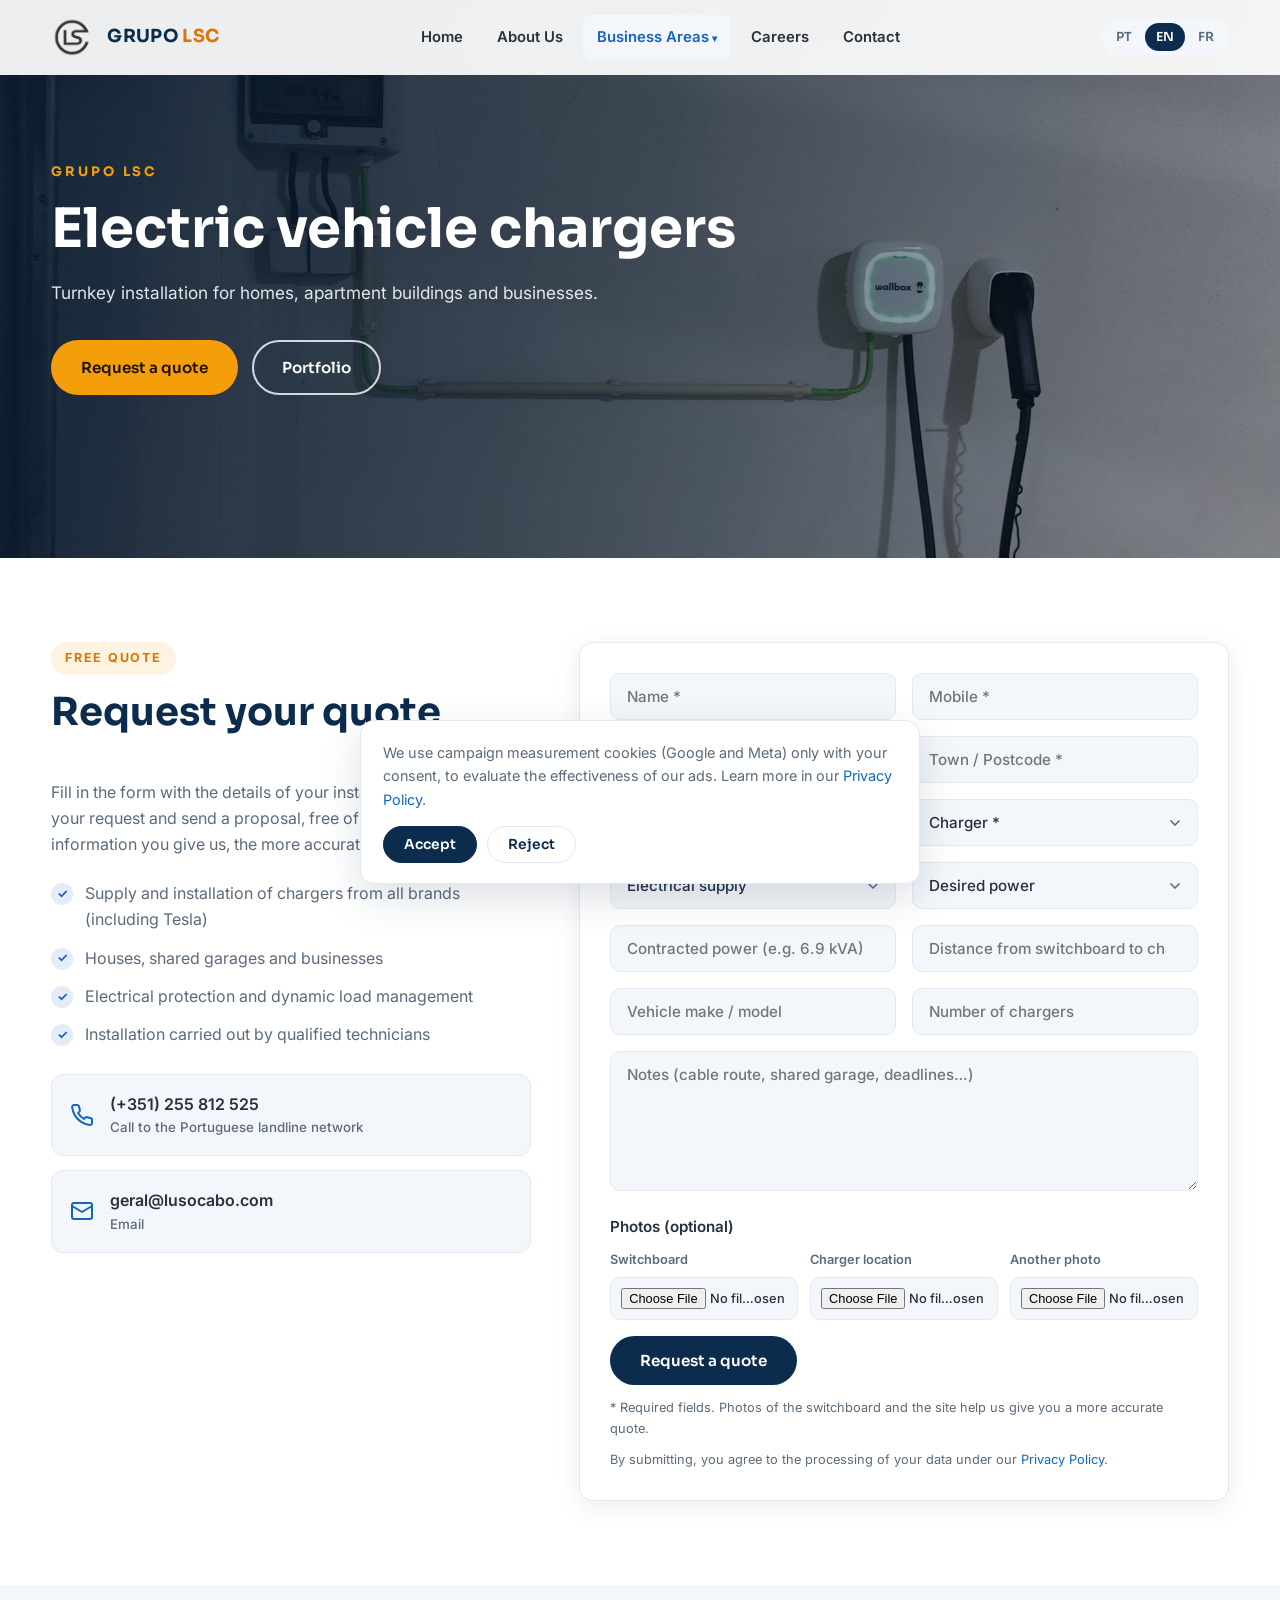
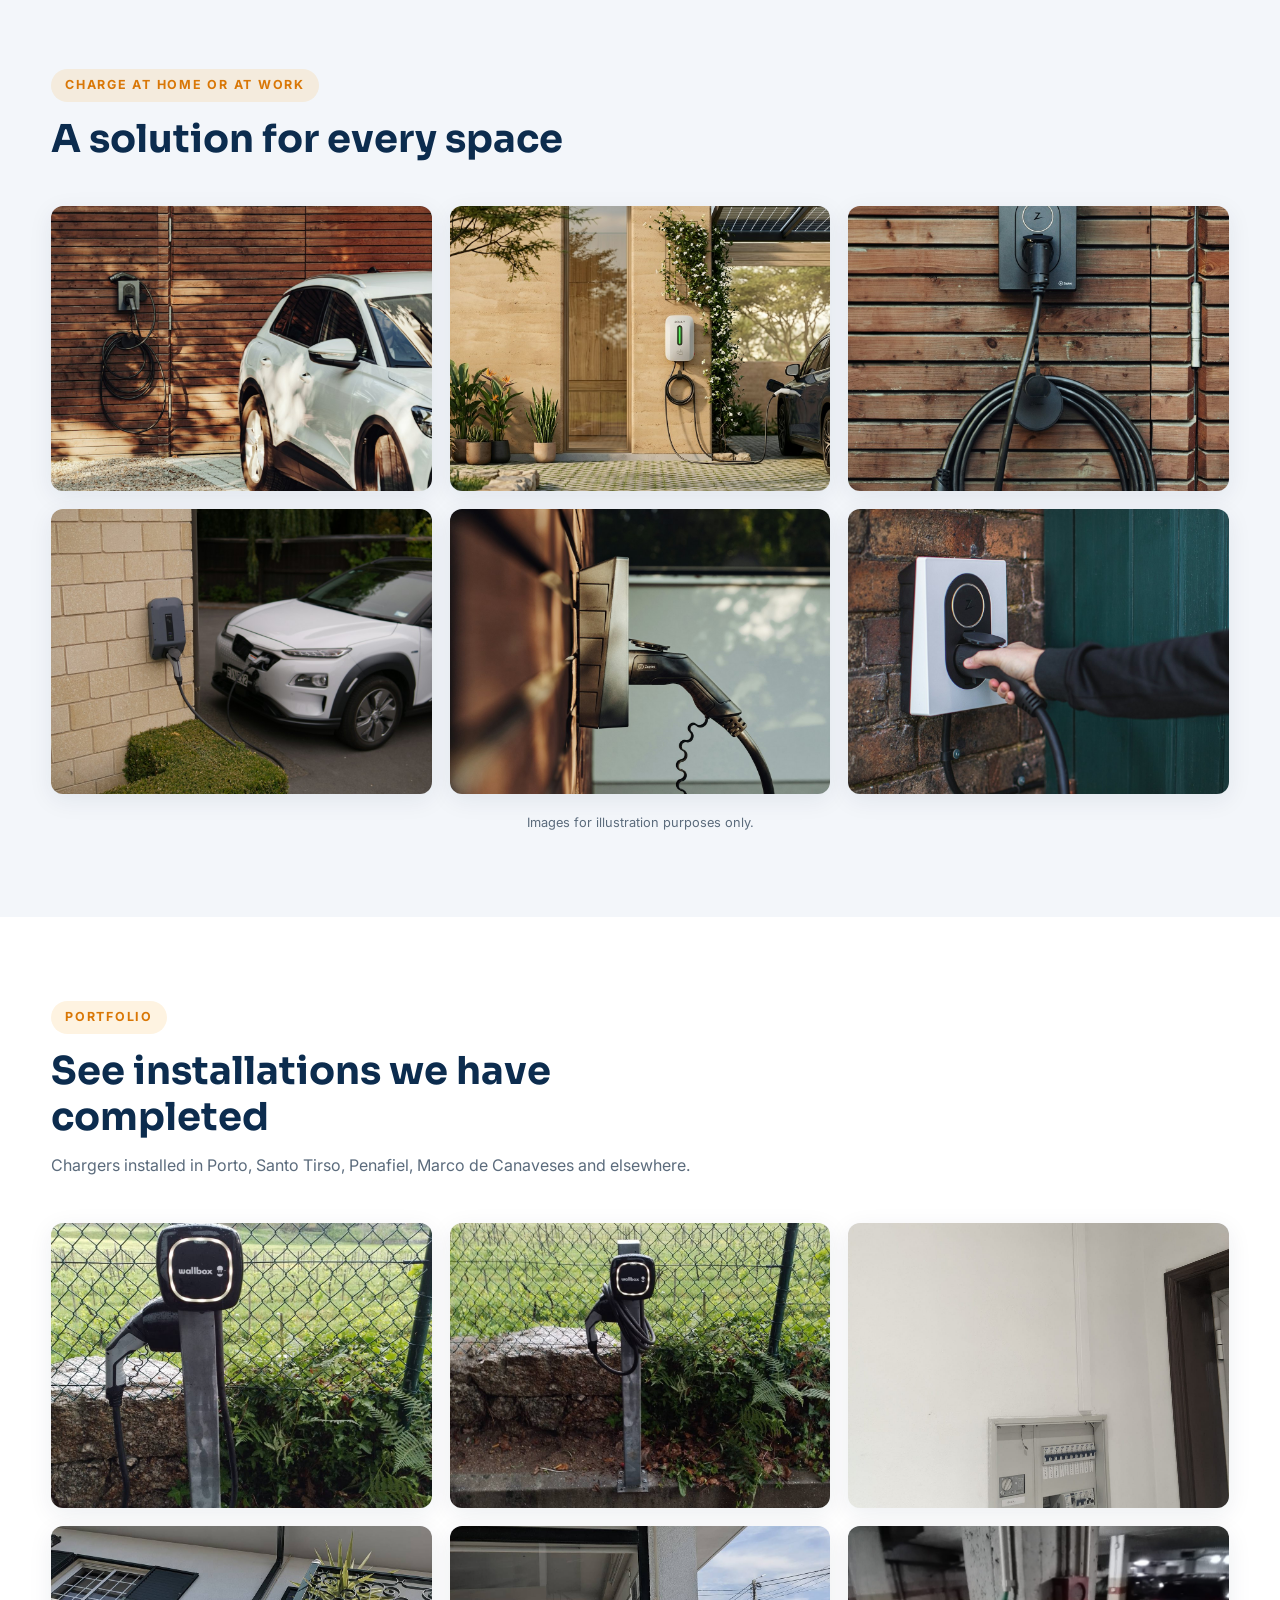
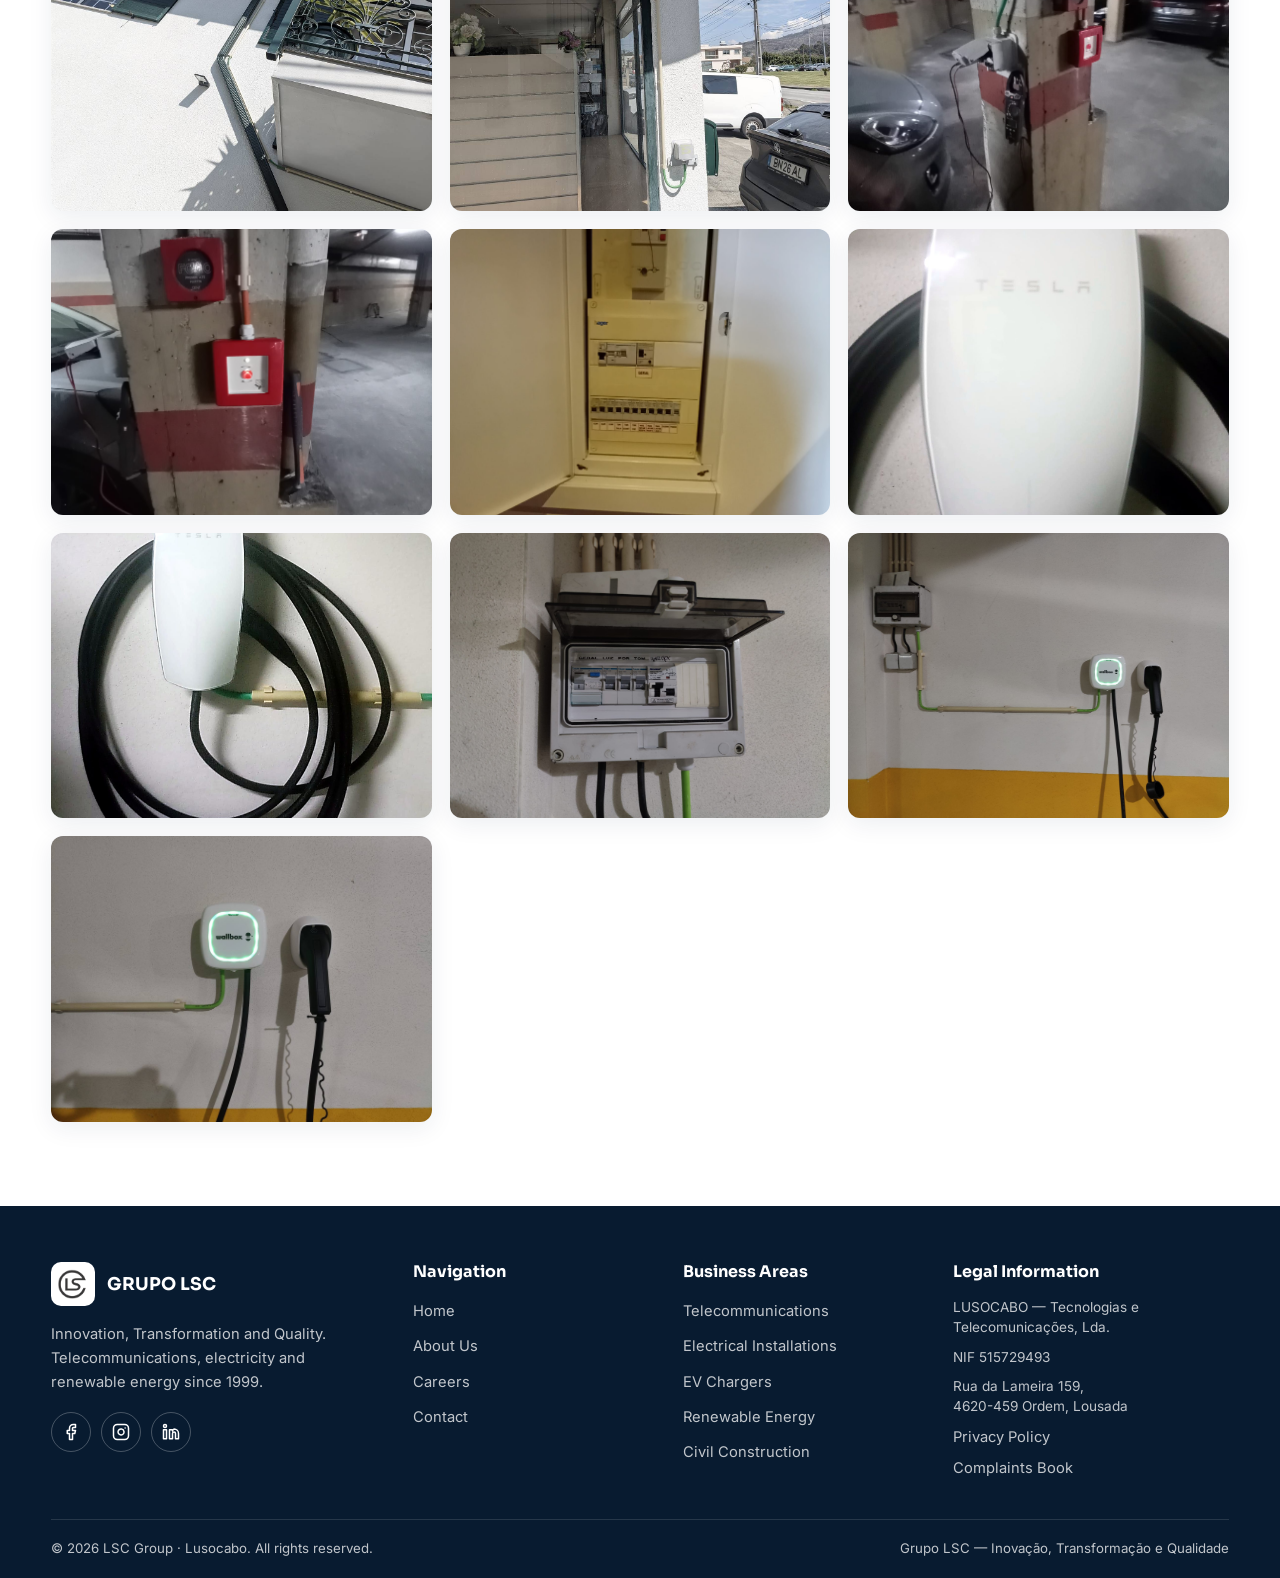
<file: carregadores.html>
<!DOCTYPE html>
<html lang="pt">
<head>
  <meta charset="utf-8">
  <meta name="viewport" content="width=device-width, initial-scale=1">
  <meta name="description" data-i18n-content="meta.evDesc" content="Peça um orçamento gratuito para a instalação de um carregador de veículo elétrico em moradia, condomínio ou empresa — Grupo LSC / Lusocabo.">
  <title data-i18n="meta.ev">Orçamento de Carregadores VE — Grupo LSC</title>
  <link rel="canonical" href="https://lusocabo.com/carregadores.html">
  <meta property="og:type" content="website">
  <meta property="og:site_name" content="Grupo LSC">
  <meta property="og:title" content="Orçamento de Carregadores VE — Grupo LSC">
  <meta property="og:description" content="Peça um orçamento gratuito para a instalação de um carregador de veículo elétrico em moradia, condomínio ou empresa.">
  <meta property="og:url" content="https://lusocabo.com/carregadores.html">
  <meta property="og:image" content="https://lusocabo.com/assets/images/ELEC_Carregador.jpg">
  <meta name="twitter:card" content="summary_large_image">  <link rel="icon" type="image/png" href="assets/images/LOGO-sem_bg.png">
  <link rel="preconnect" href="https://fonts.googleapis.com">
  <link rel="preconnect" href="https://fonts.gstatic.com" crossorigin>
  <link href="https://fonts.googleapis.com/css2?family=Inter:wght@400;500;600;700&family=Sora:wght@400;600;700&display=swap" rel="stylesheet">
  <link rel="stylesheet" href="assets/css/site.css">
</head>
<body>

  <!-- ===== Header ===== -->
  <header class="site-header">
    <div class="container nav-wrap">
      <a href="index.html" class="brand">
        <img src="assets/images/LOGO-sem_bg.png" alt="Logótipo Grupo LSC">
        <span class="brand-name">GRUPO <span>LSC</span></span>
      </a>
      <ul class="main-nav">
        <li><a href="index.html" data-i18n="nav.home">Início</a></li>
        <li><a href="index.html#sobre" data-i18n="nav.about">Sobre Nós</a></li>
        <li class="has-sub">
          <a href="index.html#areas" class="active" data-i18n="nav.areas">Áreas de Negócio</a>
          <ul class="sub-menu">
            <li><a href="telecom.html" data-i18n="nav.telecom">Telecomunicações</a></li>
            <li><a href="elec.html" data-i18n="nav.elec">Eletricidade Geral</a></li>
            <li><a href="carregadores.html" class="active" data-i18n="nav.ev">Carregadores VE</a></li>
            <li><a href="renovaveis.html" data-i18n="nav.renov">Energias Renováveis</a></li>
            <li><a href="civil.html" data-i18n="nav.civil">Construção Civil</a></li>
          </ul>
        </li>
        <li><a href="index.html#recrutamento" data-i18n="nav.recruit">Recrutamento</a></li>
        <li><a href="index.html#contacto" data-i18n="nav.contact">Contactos</a></li>
      </ul>
      <div class="lang-switch" role="group" aria-label="Idioma">
        <button data-lang="pt" class="on">PT</button>
        <button data-lang="en">EN</button>
        <button data-lang="fr">FR</button>
      </div>
      <button class="nav-toggle" aria-label="Menu"><span></span><span></span><span></span></button>
    </div>
  </header>

  <!-- ===== Hero ===== -->
  <section class="hero hero-sub" style="padding:0;">
    <div class="hero-bg on" style="background-image:url('assets/images/ELEC_Carregador.jpg')"></div>
    <div class="container">
      <p class="eyebrow">GRUPO LSC</p>
      <h1 data-i18n="ev.heroTitle">Carregadores para veículos elétricos</h1>
      <p data-i18n="ev.heroSub">Instalação chave-na-mão em moradias, condomínios e empresas.</p>
      <div class="hero-cta">
        <a href="#orcamento" class="btn btn-primary" data-i18n="ev.heroBtn">Pedir orçamento</a>
        <a href="#galeria" class="btn btn-outline" data-i18n="gal.kicker">Portefólio</a>
      </div>
    </div>
  </section>

  <!-- ===== Pedido de orçamento ===== -->
  <section id="orcamento">
    <div class="container contact-grid">
      <div class="reveal">
        <div class="sec-head">
          <span class="kicker" data-i18n="ev.kicker">Orçamento gratuito</span>
          <h2 data-i18n="ev.title">Peça o seu orçamento</h2>
        </div>
        <p style="color:var(--muted);" data-i18n="ev.p1"></p>
        <ul class="svc-list">
          <li data-i18n="ev.s1"></li>
          <li data-i18n="ev.s2"></li>
          <li data-i18n="ev.s3"></li>
          <li data-i18n="ev.s4"></li>
        </ul>
        <div class="contact-card">
          <a class="contact-item" href="tel:+351255812525">
            <svg viewBox="0 0 24 24" fill="none" stroke-width="2" stroke-linecap="round" stroke-linejoin="round"><path d="M22 16.92v3a2 2 0 0 1-2.18 2 19.8 19.8 0 0 1-8.63-3.07 19.5 19.5 0 0 1-6-6 19.8 19.8 0 0 1-3.07-8.67A2 2 0 0 1 4.11 2h3a2 2 0 0 1 2 1.72c.13.96.36 1.9.7 2.81a2 2 0 0 1-.45 2.11L8.09 9.91a16 16 0 0 0 6 6l1.27-1.27a2 2 0 0 1 2.11-.45c.91.34 1.85.57 2.81.7A2 2 0 0 1 22 16.92z"/></svg>
            <div>(+351) 255 812 525<small data-i18n="contact.phonen">Chamada para a rede fixa nacional</small></div>
          </a>
          <a class="contact-item" href="mailto:geral@lusocabo.com">
            <svg viewBox="0 0 24 24" fill="none" stroke-width="2" stroke-linecap="round" stroke-linejoin="round"><rect x="2" y="4" width="20" height="16" rx="2"/><path d="m22 7-10 6L2 7"/></svg>
            <div>geral@lusocabo.com<small data-i18n="contact.email">Email</small></div>
          </a>
        </div>
      </div>

      <div class="contact-form reveal">
        <!-- Envio: Netlify Forms (aceita fotografias); se falhar, segue por Formspree sem anexos -->
        <form name="orcamento-carregadores" action="/carregadores.html" method="POST" enctype="multipart/form-data"
              data-netlify="true" netlify-honeypot="bot-field"
              data-fallback="https://formspree.io/f/mojzkaop" data-subject="Pedido de orçamento — Carregador VE" data-ok="ev.ok" data-ok-nofiles="ev.okNoPhotos">
          <input type="hidden" name="form-name" value="orcamento-carregadores">
          <input type="hidden" name="Origem" value="">
          <input type="text" name="bot-field" tabindex="-1" autocomplete="off" style="display:none">
          <input type="hidden" name="subject" data-remove-prefix value="Pedido de orçamento — Carregador VE">
          <input type="hidden" name="_subject" value="Pedido de orçamento — Carregador VE">
          <input type="text" name="_gotcha" tabindex="-1" autocomplete="off" style="display:none">

          <div class="form-row">
            <fieldset><input name="Nome" type="text" autocomplete="name" data-i18n-ph="form.name" placeholder="Nome *" required></fieldset>
            <fieldset><input name="Telemóvel" type="tel" autocomplete="tel" data-i18n-ph="ev.fPhone" placeholder="Telemóvel *" required></fieldset>
          </div>
          <div class="form-row">
            <fieldset><input name="email" type="email" autocomplete="email" data-i18n-ph="form.email" placeholder="Email *" required></fieldset>
            <fieldset><input name="Localidade" type="text" data-i18n-ph="ev.fLocal" placeholder="Localidade / Código postal *" required></fieldset>
          </div>

          <div class="form-row">
            <fieldset>
              <select name="Tipo de local" required aria-label="Tipo de local">
                <option value="" disabled selected data-i18n="ev.fSite">Tipo de local *</option>
                <option value="Moradia" data-i18n="ev.site1">Moradia</option>
                <option value="Garagem de condomínio" data-i18n="ev.site2">Garagem de condomínio</option>
                <option value="Empresa / frota" data-i18n="ev.site3">Empresa / frota</option>
                <option value="Espaço público ou comercial" data-i18n="ev.site4">Espaço público ou comercial</option>
              </select>
            </fieldset>
            <fieldset>
              <select name="Equipamento" required aria-label="Equipamento">
                <option value="" disabled selected data-i18n="ev.fEquip">Carregador *</option>
                <option value="Fornecimento e instalação" data-i18n="ev.equip1">Fornecimento e instalação</option>
                <option value="Só instalação (já tenho o carregador)" data-i18n="ev.equip2">Só instalação (já tenho o carregador)</option>
              </select>
            </fieldset>
          </div>

          <div class="form-row">
            <fieldset>
              <select name="Alimentação" aria-label="Alimentação elétrica">
                <option value="" selected data-i18n="ev.fSupply">Instalação elétrica</option>
                <option value="Monofásica" data-i18n="ev.supply1">Monofásica</option>
                <option value="Trifásica" data-i18n="ev.supply2">Trifásica</option>
                <option value="Não sei" data-i18n="ev.dontKnow">Não sei</option>
              </select>
            </fieldset>
            <fieldset>
              <select name="Potência do carregador" aria-label="Potência do carregador">
                <option value="" selected data-i18n="ev.fPower">Potência pretendida</option>
                <option value="3,7 kW">3,7 kW</option>
                <option value="7,4 kW">7,4 kW</option>
                <option value="11 kW">11 kW</option>
                <option value="22 kW">22 kW</option>
                <option value="Não sei" data-i18n="ev.dontKnow">Não sei</option>
              </select>
            </fieldset>
          </div>

          <div class="form-row">
            <fieldset><input name="Potência contratada" type="text" data-i18n-ph="ev.fContract" placeholder="Potência contratada (ex.: 6,9 kVA)"></fieldset>
            <fieldset><input name="Distância ao quadro (m)" type="number" min="0" step="1" inputmode="numeric" data-i18n-ph="ev.fDist" placeholder="Distância do quadro ao carregador (m)"></fieldset>
          </div>

          <div class="form-row">
            <fieldset><input name="Veículo" type="text" data-i18n-ph="ev.fCar" placeholder="Marca / modelo do veículo"></fieldset>
            <fieldset><input name="N.º de carregadores" type="number" min="1" step="1" inputmode="numeric" data-i18n-ph="ev.fQty" placeholder="N.º de carregadores"></fieldset>
          </div>

          <fieldset><textarea name="Observações" data-i18n-ph="ev.fMsg" placeholder="Observações (percurso dos cabos, garagem coletiva, prazos…)"></textarea></fieldset>
          <p class="file-title" data-i18n="ev.fPhotos">Fotografias (opcional)</p>
          <div class="file-grid">
            <fieldset><label for="ev-foto1" data-i18n="ev.ph1">Quadro elétrico</label><input id="ev-foto1" name="Foto do quadro elétrico" type="file" accept="image/*"></fieldset>
            <fieldset><label for="ev-foto2" data-i18n="ev.ph2">Local do carregador</label><input id="ev-foto2" name="Foto do local" type="file" accept="image/*"></fieldset>
            <fieldset><label for="ev-foto3" data-i18n="ev.ph3">Outra fotografia</label><input id="ev-foto3" name="Outra foto" type="file" accept="image/*"></fieldset>
          </div>
          <button type="submit" class="btn btn-navy" data-i18n="ev.send">Pedir orçamento</button>
          <p class="form-status" role="status" style="margin-top:12px;font-weight:600;"></p>
          <p class="form-note" data-i18n="ev.note">* Campos obrigatórios. Depois do pedido poderemos solicitar fotografias do quadro elétrico e do local.</p>
          <p class="form-note" data-i18n-html="form.privacy">Ao enviar, concorda com o tratamento dos seus dados nos termos da <a href="privacidade.html">Política de Privacidade</a>.</p>
        </form>
      </div>
    </div>
  </section>

  <!-- ===== Imagens ilustrativas (banco de imagens Unsplash) ===== -->
  <section style="background:var(--bg-soft);">
    <div class="container">
      <div class="sec-head reveal">
        <span class="kicker" data-i18n="ev.galKicker">Carregue em casa ou na empresa</span>
        <h2 data-i18n="ev.galTitle">Uma solução para cada espaço</h2>
      </div>
      <div class="gallery reveal">
        <figure class="g-item"><img src="assets/images/EV_stock_1.jpg" alt="Carregador de parede junto a um carro elétrico" loading="lazy"></figure>
        <figure class="g-item"><img src="assets/images/EV_stock_2.jpg" alt="Carregador instalado na entrada de uma moradia" loading="lazy"></figure>
        <figure class="g-item"><img src="assets/images/EV_stock_3.jpg" alt="Carregador de parede com cabo enrolado" loading="lazy"></figure>
        <figure class="g-item"><img src="assets/images/EV_stock_4.jpg" alt="Carro elétrico a carregar junto a um carregador de parede" loading="lazy"></figure>
        <figure class="g-item"><img src="assets/images/EV_stock_5.jpg" alt="Cabo de carregamento ligado a um carregador de parede" loading="lazy"></figure>
        <figure class="g-item"><img src="assets/images/EV_stock_6.jpg" alt="Utilização de um carregador de parede" loading="lazy"></figure>
      </div>
      <p class="form-note" style="text-align:center;margin-top:18px;" data-i18n="ev.galNote">Imagens meramente ilustrativas.</p>
    </div>
  </section>

  <!-- ===== Portefólio real ===== -->
  <section id="galeria">
    <div class="container">
      <div class="sec-head reveal">
        <span class="kicker" data-i18n="gal.kicker">Portefólio</span>
        <h2 data-i18n="ev.ctaTitle">Veja instalações que já realizámos</h2>
        <p data-i18n="ev.ctaP"></p>
      </div>
      <div class="gallery reveal">
        <figure class="g-item" data-cat="ce" data-full="assets/images/CE_1 (1).jpg"><img src="assets/images/CE_1 (1).jpg" alt="Carregador elétrico, Porto" loading="lazy"><figcaption class="cap" data-i18n="ele.cap1"></figcaption></figure>

        <figure class="g-item" data-cat="ce" data-full="assets/images/CE_1 (2).jpg"><img src="assets/images/CE_1 (2).jpg" alt="Carregador elétrico, Porto" loading="lazy"><figcaption class="cap" data-i18n="ele.cap1"></figcaption></figure>

        <figure class="g-item" data-cat="ce" data-full="assets/images/CE_2 (1).jpg"><img src="assets/images/CE_2 (1).jpg" alt="Carregador elétrico, Marco de Canaveses" loading="lazy"><figcaption class="cap" data-i18n="ele.cap4"></figcaption></figure>

        <figure class="g-item" data-cat="ce" data-full="assets/images/CE_2 (2).jpg"><img src="assets/images/CE_2 (2).jpg" alt="Carregador elétrico, Marco de Canaveses" loading="lazy"><figcaption class="cap" data-i18n="ele.cap4"></figcaption></figure>

        <figure class="g-item" data-cat="ce" data-full="assets/images/CE_2 (3).jpg"><img src="assets/images/CE_2 (3).jpg" alt="Carregador elétrico, Marco de Canaveses" loading="lazy"><figcaption class="cap" data-i18n="ele.cap4"></figcaption></figure>

        <figure class="g-item" data-cat="ce" data-full="assets/images/CE_3 (1).jpg"><img src="assets/images/CE_3 (1).jpg" alt="Carregador elétrico, Santo Tirso" loading="lazy"><figcaption class="cap" data-i18n="ele.cap6"></figcaption></figure>

        <figure class="g-item" data-cat="ce" data-full="assets/images/CE_3 (2).jpg"><img src="assets/images/CE_3 (2).jpg" alt="Carregador elétrico, Santo Tirso" loading="lazy"><figcaption class="cap" data-i18n="ele.cap6"></figcaption></figure>

        <figure class="g-item" data-cat="ce" data-full="assets/images/CE_3 (3).jpg"><img src="assets/images/CE_3 (3).jpg" alt="Carregador elétrico, Santo Tirso" loading="lazy"><figcaption class="cap" data-i18n="ele.cap6"></figcaption></figure>

        <figure class="g-item" data-cat="ce" data-full="assets/images/ELEC_TESLA (1).jpg"><img src="assets/images/ELEC_TESLA (1).jpg" alt="Carregador Tesla, Santo Tirso" loading="lazy"><figcaption class="cap" data-i18n="ele.cap7"></figcaption></figure>

        <figure class="g-item" data-cat="ce" data-full="assets/images/ELEC_TESLA (2).jpg"><img src="assets/images/ELEC_TESLA (2).jpg" alt="Carregador Tesla, Santo Tirso" loading="lazy"><figcaption class="cap" data-i18n="ele.cap7"></figcaption></figure>

        <figure class="g-item" data-cat="ce" data-full="assets/images/CE_4 (1).jpg"><img src="assets/images/CE_4 (1).jpg" alt="Carregador elétrico, Penafiel" loading="lazy"><figcaption class="cap" data-i18n="ele.cap8"></figcaption></figure>

        <figure class="g-item" data-cat="ce" data-full="assets/images/CE_4 (2).jpg"><img src="assets/images/CE_4 (2).jpg" alt="Carregador elétrico, Penafiel" loading="lazy"><figcaption class="cap" data-i18n="ele.cap8"></figcaption></figure>

        <figure class="g-item" data-cat="ce" data-full="assets/images/CE_4 (3).jpg"><img src="assets/images/CE_4 (3).jpg" alt="Carregador elétrico, Penafiel" loading="lazy"><figcaption class="cap" data-i18n="ele.cap8"></figcaption></figure>
      </div>
    </div>
  </section>
  <!-- ===== Footer ===== -->
  <footer class="site-footer">
    <div class="container">
      <div class="footer-grid">
        <div>
          <div class="footer-brand">
            <img src="assets/images/LOGO-sem_bg.png" alt="Grupo LSC">
            <span class="brand-name">GRUPO LSC</span>
          </div>
          <p class="footer-tagline" data-i18n="footer.tagline"></p>
          <div class="socials">
            <a href="https://www.facebook.com/profile.php?id=61575299214508" target="_blank" rel="noopener" aria-label="Facebook">
              <svg viewBox="0 0 24 24" fill="none" stroke="#fff" stroke-width="2" stroke-linecap="round" stroke-linejoin="round"><path d="M18 2h-3a5 5 0 0 0-5 5v3H7v4h3v8h4v-8h3l1-4h-4V7a1 1 0 0 1 1-1h3z"/></svg>
            </a>
            <a href="https://www.instagram.com/grupo_lsc/" target="_blank" rel="noopener" aria-label="Instagram">
              <svg viewBox="0 0 24 24" fill="none" stroke="#fff" stroke-width="2" stroke-linecap="round" stroke-linejoin="round"><rect x="2" y="2" width="20" height="20" rx="5"/><path d="M16 11.37A4 4 0 1 1 12.63 8 4 4 0 0 1 16 11.37z"/><line x1="17.5" y1="6.5" x2="17.51" y2="6.5"/></svg>
            </a>
            <a href="https://www.linkedin.com/company/lusocabo/" target="_blank" rel="noopener" aria-label="LinkedIn">
              <svg viewBox="0 0 24 24" fill="none" stroke="#fff" stroke-width="2" stroke-linecap="round" stroke-linejoin="round"><path d="M16 8a6 6 0 0 1 6 6v7h-4v-7a2 2 0 0 0-2-2 2 2 0 0 0-2 2v7h-4V9h4v1.57A6 6 0 0 1 16 8z"/><rect x="2" y="9" width="4" height="12"/><circle cx="4" cy="4" r="2"/></svg>
            </a>
          </div>
        </div>
        <div>
          <h4 data-i18n="footer.nav">Navegação</h4>
          <ul>
            <li><a href="index.html" data-i18n="nav.home">Início</a></li>
            <li><a href="index.html#sobre" data-i18n="nav.about">Sobre Nós</a></li>
            <li><a href="index.html#recrutamento" data-i18n="nav.recruit">Recrutamento</a></li>
            <li><a href="index.html#contacto" data-i18n="nav.contact">Contactos</a></li>
          </ul>
        </div>
        <div>
          <h4 data-i18n="footer.areas">Áreas de Negócio</h4>
          <ul>
            <li><a href="telecom.html" data-i18n="nav.telecom">Telecomunicações</a></li>
            <li><a href="elec.html" data-i18n="nav.elec">Eletricidade Geral</a></li>
            <li><a href="carregadores.html" data-i18n="nav.ev">Carregadores VE</a></li>
            <li><a href="renovaveis.html" data-i18n="nav.renov">Energias Renováveis</a></li>
            <li><a href="civil.html" data-i18n="nav.civil">Construção Civil</a></li>
          </ul>
        </div>
        <div>
          <h4 data-i18n="footer.legal">Informação Legal</h4>
          <ul class="footer-legal">
            <li>LUSOCABO — Tecnologias e Telecomunicações, Lda.</li>
            <li>NIF 515729493</li>
            <li>Rua da Lameira 159,<br>4620-459 Ordem, Lousada</li>
            <li><a href="privacidade.html" data-i18n="footer.privacy">Política de Privacidade</a></li>
            <li><a href="https://www.livroreclamacoes.pt/Inicio/" target="_blank" rel="noopener" data-i18n="footer.complaints">Livro de Reclamações</a></li>
          </ul>
        </div>      </div>
      <div class="footer-bottom">
        <span data-i18n="footer.rights">© 2026 Grupo LSC · Lusocabo. Todos os direitos reservados.</span>
        <span>Grupo LSC — Inovação, Transformação e Qualidade</span>
      </div>
    </div>
  </footer>

  <!-- ===== Lightbox ===== -->
  <div class="lb" role="dialog" aria-modal="true">
    <button class="lb-close" aria-label="Fechar">✕</button>
    <button class="lb-prev" aria-label="Anterior">←</button>
    <img alt="">
    <div class="lb-cap"></div>
    <button class="lb-next" aria-label="Seguinte">→</button>
  </div>
  <script src="assets/js/i18n.js"></script>
  <script src="assets/js/site.js"></script>
</body>
</html>
</file>
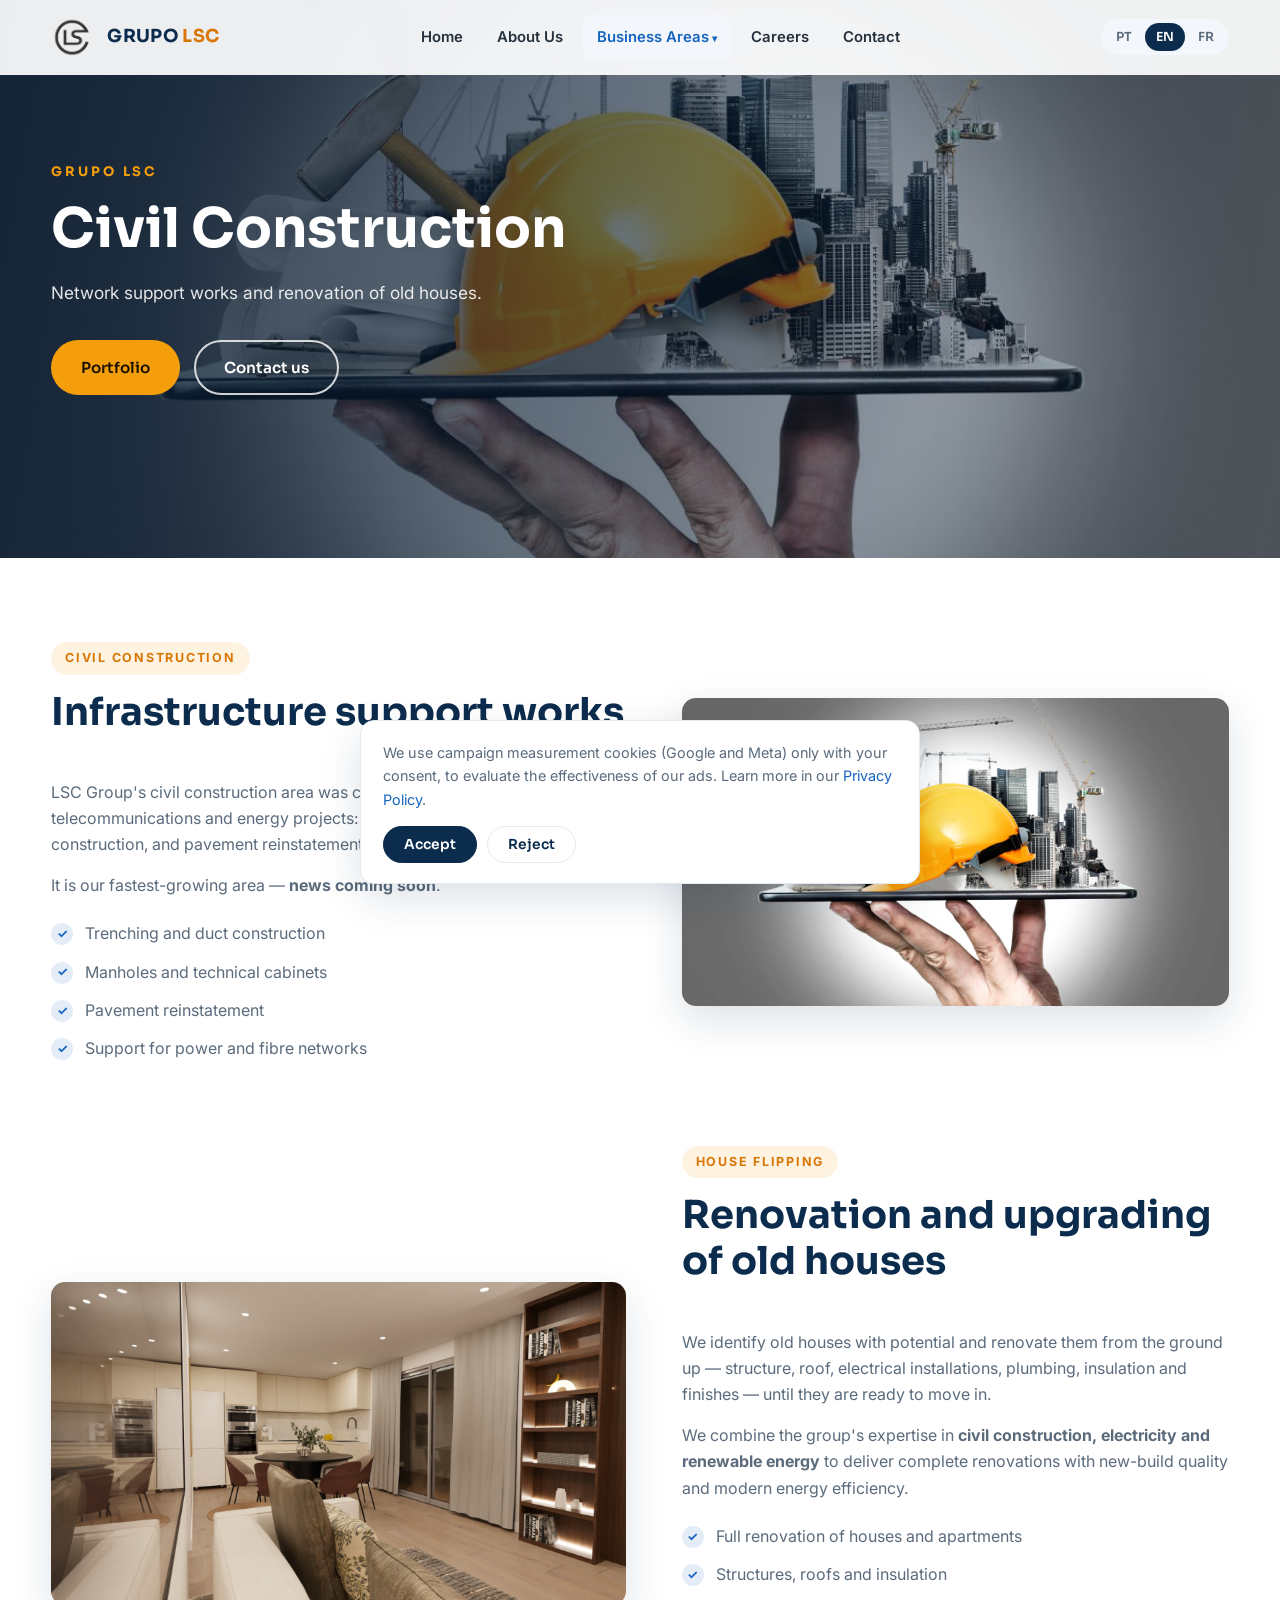
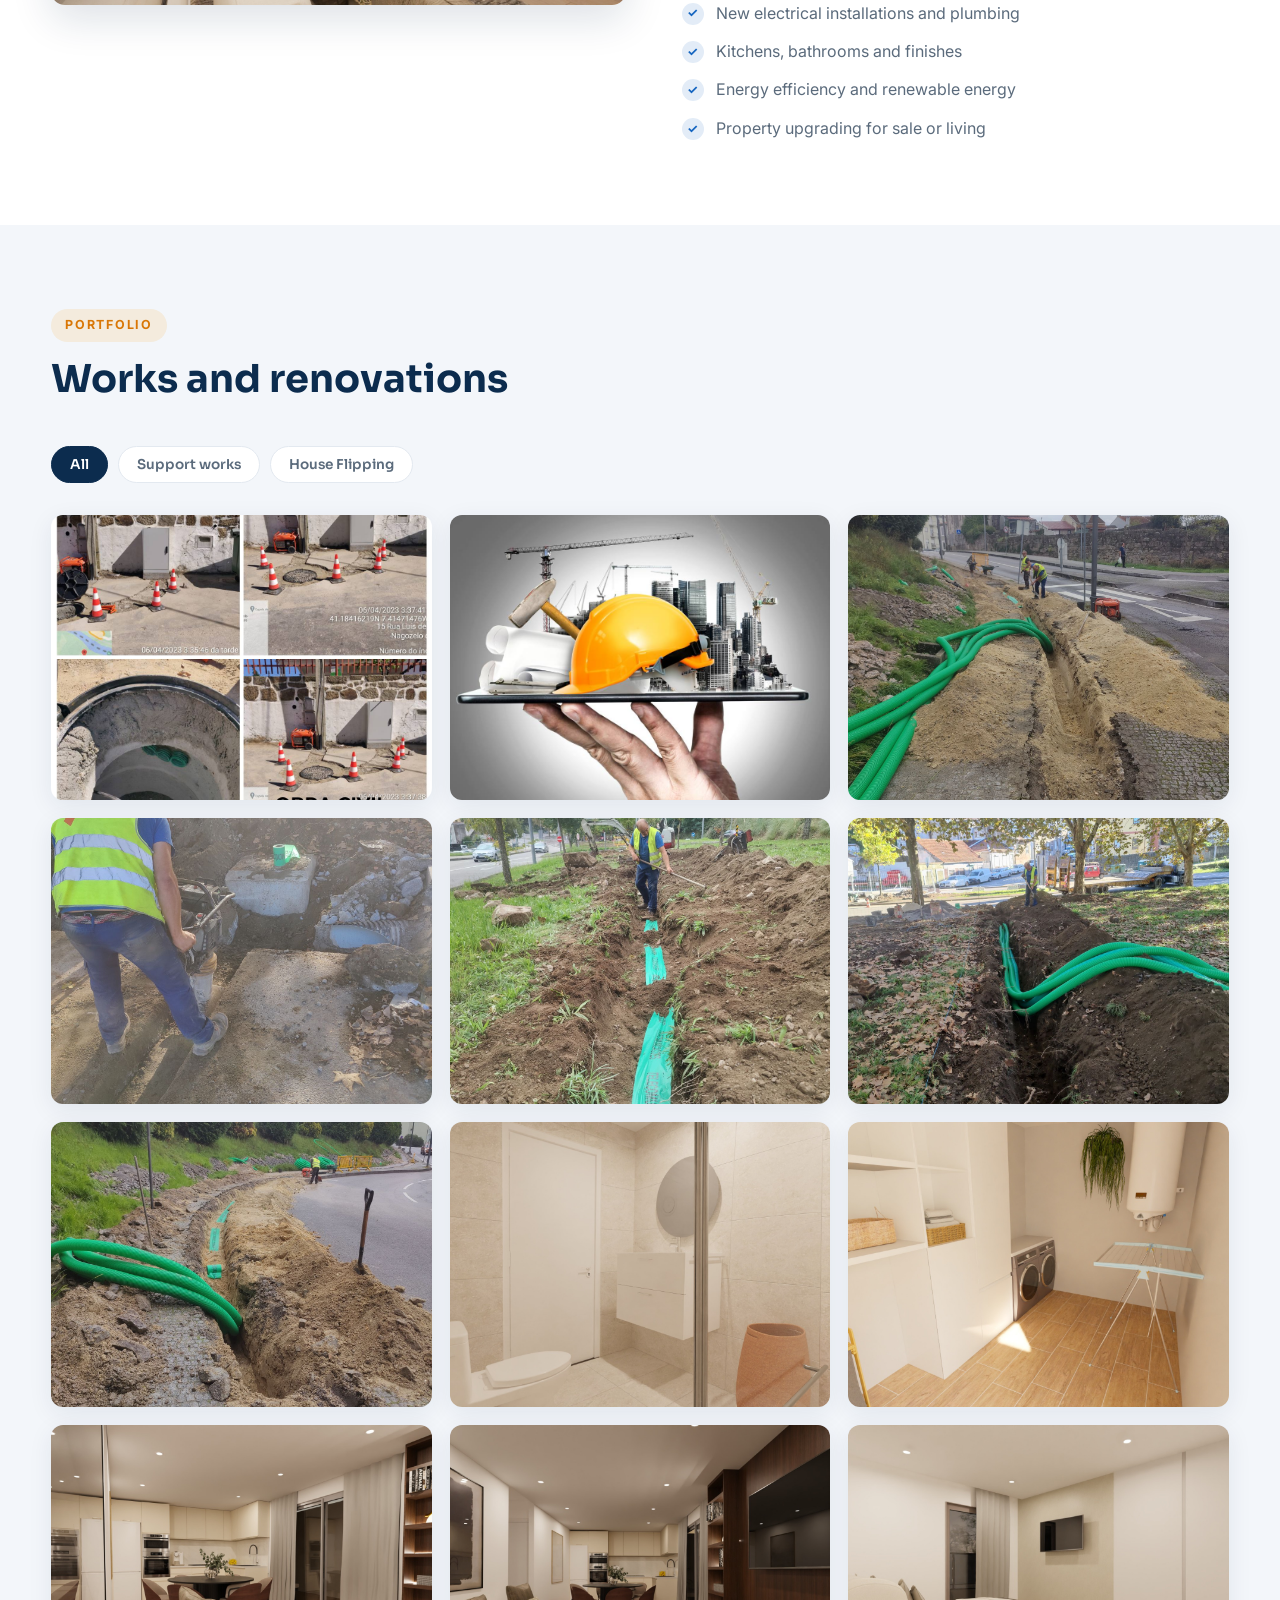
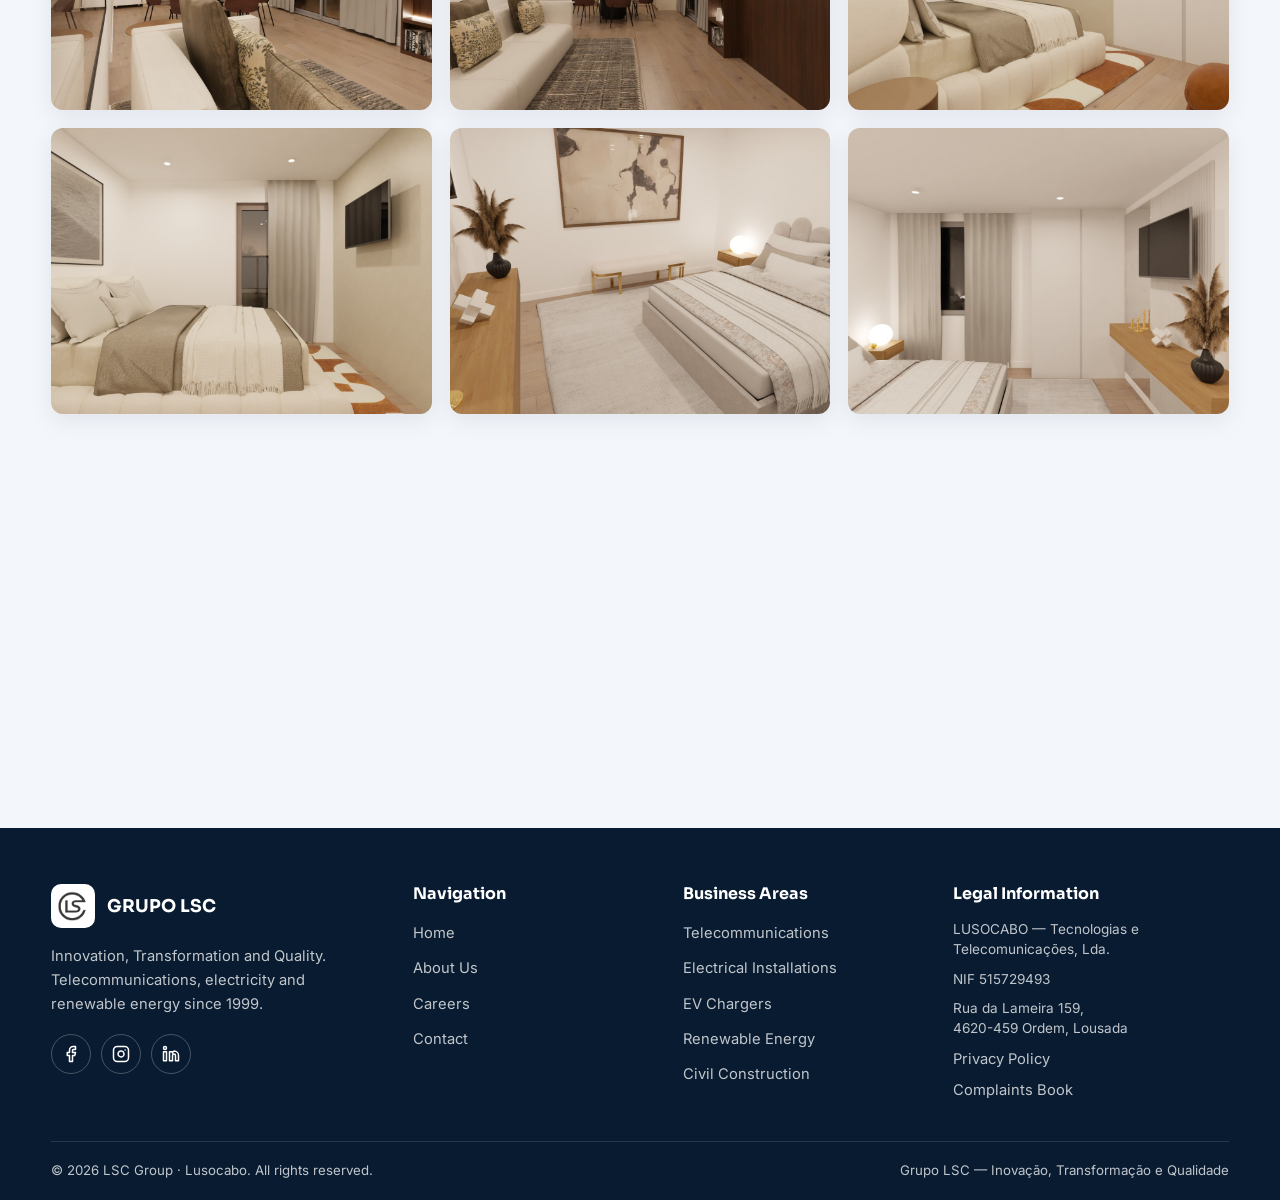
<file: civil.html>
<!DOCTYPE html>
<html lang="pt">
<head>
  <meta charset="utf-8">
  <meta name="viewport" content="width=device-width, initial-scale=1">
  <meta name="description" data-i18n-content="meta.civilDesc" content="Construção Civil Grupo LSC — obras de apoio a infraestruturas de telecomunicações e energia, e house flipping: remodelação de casas antigas prontas a habitar.">
  <title data-i18n="meta.civil">Construção Civil — Grupo LSC</title>
  <link rel="canonical" href="https://lusocabo.com/civil.html">
  <meta property="og:type" content="website">
  <meta property="og:site_name" content="Grupo LSC">
  <meta property="og:title" content="Construção Civil — Grupo LSC">
  <meta property="og:description" content="Obras de apoio a infraestruturas de telecomunicações e energia, e house flipping — remodelação de casas antigas.">
  <meta property="og:url" content="https://lusocabo.com/civil.html">
  <meta property="og:image" content="https://lusocabo.com/assets/images/CIVIL_geral.jpg">
  <meta name="twitter:card" content="summary_large_image">  <link rel="icon" type="image/png" href="assets/images/LOGO-sem_bg.png">
  <link rel="preconnect" href="https://fonts.googleapis.com">
  <link rel="preconnect" href="https://fonts.gstatic.com" crossorigin>
  <link href="https://fonts.googleapis.com/css2?family=Inter:wght@400;500;600;700&family=Sora:wght@400;600;700&display=swap" rel="stylesheet">
  <link rel="stylesheet" href="assets/css/site.css">
</head>
<body>

  <!-- ===== Header ===== -->
  <header class="site-header">
    <div class="container nav-wrap">
      <a href="index.html" class="brand">
        <img src="assets/images/LOGO-sem_bg.png" alt="Logótipo Grupo LSC">
        <span class="brand-name">GRUPO <span>LSC</span></span>
      </a>
      <ul class="main-nav">
        <li><a href="index.html" data-i18n="nav.home">Início</a></li>
        <li><a href="index.html#sobre" data-i18n="nav.about">Sobre Nós</a></li>
        <li class="has-sub">
          <a href="index.html#areas" class="active" data-i18n="nav.areas">Áreas de Negócio</a>
          <ul class="sub-menu">
            <li><a href="telecom.html" data-i18n="nav.telecom">Telecomunicações</a></li>
            <li><a href="elec.html" data-i18n="nav.elec">Eletricidade Geral</a></li>
            <li><a href="carregadores.html" data-i18n="nav.ev">Carregadores VE</a></li>
            <li><a href="renovaveis.html" data-i18n="nav.renov">Energias Renováveis</a></li>
            <li><a href="civil.html" class="active" data-i18n="nav.civil">Construção Civil</a></li>
          </ul>
        </li>
        <li><a href="index.html#recrutamento" data-i18n="nav.recruit">Recrutamento</a></li>
        <li><a href="index.html#contacto" data-i18n="nav.contact">Contactos</a></li>
      </ul>
      <div class="lang-switch" role="group" aria-label="Idioma">
        <button data-lang="pt" class="on">PT</button>
        <button data-lang="en">EN</button>
        <button data-lang="fr">FR</button>
      </div>
      <button class="nav-toggle" aria-label="Menu"><span></span><span></span><span></span></button>
    </div>
  </header>

  <!-- ===== Hero ===== -->
  <section class="hero hero-sub" style="padding:0;">
    <div class="hero-bg on" style="background-image:url('assets/images/CIVIL_geral.jpg')"></div>
    <div class="container">
      <p class="eyebrow">GRUPO LSC</p>
      <h1 data-i18n="civ.heroTitle">Construção Civil</h1>
      <p data-i18n="civ.heroSub">A área mais recente do grupo, ao serviço das redes e da energia.</p>
      <div class="hero-cta">
        <a href="#galeria" class="btn btn-primary" data-i18n="gal.kicker">Portefólio</a>
        <a href="index.html#contacto" class="btn btn-outline" data-i18n="cta.btn">Contacte-nos</a>
      </div>
    </div>
  </section>

  <!-- ===== Intro + Serviços ===== -->
  <section>
    <div class="container svc-grid">
      <div class="reveal">
        <div class="sec-head">
          <span class="kicker" data-i18n="nav.civil">Construção Civil</span>
          <h2 data-i18n="civ.introTitle">Obras de apoio a infraestruturas</h2>
        </div>
        <p style="color:var(--muted);" data-i18n="civ.p1"></p>
        <p style="color:var(--muted); margin-top:14px;" data-i18n-html="civ.p2"></p>
        <ul class="svc-list">
          <li data-i18n="civ.s1"></li>
          <li data-i18n="civ.s2"></li>
          <li data-i18n="civ.s3"></li>
          <li data-i18n="civ.s4"></li>
        </ul>
      </div>
      <div class="photo reveal">
        <img src="assets/images/CIVIL_geral.jpg" alt="Obras de construção civil" loading="lazy">
      </div>
    </div>
  </section>

  <!-- ===== House Flipping ===== -->
  <section style="padding-top:0;">
    <div class="container svc-grid">
      <div class="photo reveal">
        <img src="assets/images/house/HF (3).jpg" alt="Moradia remodelada — house flipping" loading="lazy">
      </div>
      <div class="reveal">
        <div class="sec-head">
          <span class="kicker">House Flipping</span>
          <h2 data-i18n="hou.introTitle">Remodelação e valorização de casas antigas</h2>
        </div>
        <p style="color:var(--muted);" data-i18n="hou.p1"></p>
        <p style="color:var(--muted); margin-top:14px;" data-i18n-html="hou.p2"></p>
        <ul class="svc-list">
          <li data-i18n="hou.s1"></li>
          <li data-i18n="hou.s2"></li>
          <li data-i18n="hou.s3"></li>
          <li data-i18n="hou.s4"></li>
          <li data-i18n="hou.s5"></li>
          <li data-i18n="hou.s6"></li>
        </ul>
      </div>
    </div>
  </section>

  <!-- ===== Galeria ===== -->
  <section id="galeria" style="background:var(--bg-soft);">
    <div class="container">
      <div class="sec-head reveal">
        <span class="kicker" data-i18n="gal.kicker">Portefólio</span>
        <h2 data-i18n="civ.galTitle">Obras em curso</h2>
      </div>
      <div class="filters reveal">
        <button class="on" data-filter="*" data-i18n="gal.all">Todos</button>
        <button data-filter="ap" data-i18n="civ.fap">Obras de apoio</button>
        <button data-filter="hf">House Flipping</button>
      </div>
      <div class="gallery reveal">
        <figure class="g-item" data-cat="ap" data-full="assets/images/CIVIL.jpg">
          <img src="assets/images/CIVIL.jpg" alt="Obras de construção civil, Portugal" loading="lazy">
          <figcaption class="cap" data-i18n="civ.cap1"></figcaption>
        </figure>
        <figure class="g-item" data-cat="ap" data-full="assets/images/CIVIL_geral.jpg">
          <img src="assets/images/CIVIL_geral.jpg" alt="Obras de construção civil, Portugal" loading="lazy">
          <figcaption class="cap" data-i18n="civ.cap1"></figcaption>
        </figure>
        <figure class="g-item" data-cat="ap" data-full="assets/images/valas/VALA (1).jpg"><img src="assets/images/valas/VALA (1).jpg" alt="Abertura de vala e instalação de condutas, Portugal" loading="lazy"><figcaption class="cap" data-i18n="civ.cap2"></figcaption></figure>
        <figure class="g-item" data-cat="ap" data-full="assets/images/valas/VALA (2).jpg"><img src="assets/images/valas/VALA (2).jpg" alt="Abertura de vala e instalação de condutas, Portugal" loading="lazy"><figcaption class="cap" data-i18n="civ.cap2"></figcaption></figure>
        <figure class="g-item" data-cat="ap" data-full="assets/images/valas/VALA (3).jpg"><img src="assets/images/valas/VALA (3).jpg" alt="Abertura de vala e instalação de condutas, Portugal" loading="lazy"><figcaption class="cap" data-i18n="civ.cap2"></figcaption></figure>
        <figure class="g-item" data-cat="ap" data-full="assets/images/valas/VALA (4).jpg"><img src="assets/images/valas/VALA (4).jpg" alt="Abertura de vala e instalação de condutas, Portugal" loading="lazy"><figcaption class="cap" data-i18n="civ.cap2"></figcaption></figure>
        <figure class="g-item" data-cat="ap" data-full="assets/images/valas/VALA (5).jpg"><img src="assets/images/valas/VALA (5).jpg" alt="Abertura de vala e instalação de condutas, Portugal" loading="lazy"><figcaption class="cap" data-i18n="civ.cap2"></figcaption></figure>
        <figure class="g-item" data-cat="hf" data-full="assets/images/house/HF (1).jpg"><img src="assets/images/house/HF (1).jpg" alt="Remodelação de moradia, Portugal" loading="lazy"><figcaption class="cap" data-i18n="hou.cap1"></figcaption></figure>
        <figure class="g-item" data-cat="hf" data-full="assets/images/house/HF (2).jpg"><img src="assets/images/house/HF (2).jpg" alt="Remodelação de moradia, Portugal" loading="lazy"><figcaption class="cap" data-i18n="hou.cap1"></figcaption></figure>
        <figure class="g-item" data-cat="hf" data-full="assets/images/house/HF (3).jpg"><img src="assets/images/house/HF (3).jpg" alt="Remodelação de moradia, Portugal" loading="lazy"><figcaption class="cap" data-i18n="hou.cap1"></figcaption></figure>
        <figure class="g-item" data-cat="hf" data-full="assets/images/house/HF (4).jpg"><img src="assets/images/house/HF (4).jpg" alt="Remodelação de moradia, Portugal" loading="lazy"><figcaption class="cap" data-i18n="hou.cap1"></figcaption></figure>
        <figure class="g-item" data-cat="hf" data-full="assets/images/house/HF (5).jpg"><img src="assets/images/house/HF (5).jpg" alt="Remodelação de moradia, Portugal" loading="lazy"><figcaption class="cap" data-i18n="hou.cap1"></figcaption></figure>
        <figure class="g-item" data-cat="hf" data-full="assets/images/house/HF (6).jpg"><img src="assets/images/house/HF (6).jpg" alt="Remodelação de moradia, Portugal" loading="lazy"><figcaption class="cap" data-i18n="hou.cap1"></figcaption></figure>
        <figure class="g-item" data-cat="hf" data-full="assets/images/house/HF (7).jpg"><img src="assets/images/house/HF (7).jpg" alt="Remodelação de moradia, Portugal" loading="lazy"><figcaption class="cap" data-i18n="hou.cap1"></figcaption></figure>
        <figure class="g-item" data-cat="hf" data-full="assets/images/house/HF (8).jpg"><img src="assets/images/house/HF (8).jpg" alt="Remodelação de moradia, Portugal" loading="lazy"><figcaption class="cap" data-i18n="hou.cap1"></figcaption></figure>
      </div>
    </div>
  </section>

  <!-- ===== CTA ===== -->
  <section class="cta-band">
    <div class="container reveal">
      <h2 data-i18n="civ.ctaTitle">Precisa de apoio em obra?</h2>
      <p data-i18n="cta.p"></p>
      <a href="index.html#contacto" class="btn btn-navy" data-i18n="cta.btn">Contacte-nos</a>
    </div>
  </section>

  <!-- ===== Footer ===== -->
  <footer class="site-footer">
    <div class="container">
      <div class="footer-grid">
        <div>
          <div class="footer-brand">
            <img src="assets/images/LOGO-sem_bg.png" alt="Grupo LSC">
            <span class="brand-name">GRUPO LSC</span>
          </div>
          <p class="footer-tagline" data-i18n="footer.tagline"></p>
          <div class="socials">
            <a href="https://www.facebook.com/profile.php?id=61575299214508" target="_blank" rel="noopener" aria-label="Facebook">
              <svg viewBox="0 0 24 24" fill="none" stroke="#fff" stroke-width="2" stroke-linecap="round" stroke-linejoin="round"><path d="M18 2h-3a5 5 0 0 0-5 5v3H7v4h3v8h4v-8h3l1-4h-4V7a1 1 0 0 1 1-1h3z"/></svg>
            </a>
            <a href="https://www.instagram.com/grupo_lsc/" target="_blank" rel="noopener" aria-label="Instagram">
              <svg viewBox="0 0 24 24" fill="none" stroke="#fff" stroke-width="2" stroke-linecap="round" stroke-linejoin="round"><rect x="2" y="2" width="20" height="20" rx="5"/><path d="M16 11.37A4 4 0 1 1 12.63 8 4 4 0 0 1 16 11.37z"/><line x1="17.5" y1="6.5" x2="17.51" y2="6.5"/></svg>
            </a>
            <a href="https://www.linkedin.com/company/lusocabo/" target="_blank" rel="noopener" aria-label="LinkedIn">
              <svg viewBox="0 0 24 24" fill="none" stroke="#fff" stroke-width="2" stroke-linecap="round" stroke-linejoin="round"><path d="M16 8a6 6 0 0 1 6 6v7h-4v-7a2 2 0 0 0-2-2 2 2 0 0 0-2 2v7h-4V9h4v1.57A6 6 0 0 1 16 8z"/><rect x="2" y="9" width="4" height="12"/><circle cx="4" cy="4" r="2"/></svg>
            </a>
          </div>
        </div>
        <div>
          <h4 data-i18n="footer.nav">Navegação</h4>
          <ul>
            <li><a href="index.html" data-i18n="nav.home">Início</a></li>
            <li><a href="index.html#sobre" data-i18n="nav.about">Sobre Nós</a></li>
            <li><a href="index.html#recrutamento" data-i18n="nav.recruit">Recrutamento</a></li>
            <li><a href="index.html#contacto" data-i18n="nav.contact">Contactos</a></li>
          </ul>
        </div>
        <div>
          <h4 data-i18n="footer.areas">Áreas de Negócio</h4>
          <ul>
            <li><a href="telecom.html" data-i18n="nav.telecom">Telecomunicações</a></li>
            <li><a href="elec.html" data-i18n="nav.elec">Eletricidade Geral</a></li>
            <li><a href="carregadores.html" data-i18n="nav.ev">Carregadores VE</a></li>
            <li><a href="renovaveis.html" data-i18n="nav.renov">Energias Renováveis</a></li>
            <li><a href="civil.html" data-i18n="nav.civil">Construção Civil</a></li>
          </ul>
        </div>
        <div>
          <h4 data-i18n="footer.legal">Informação Legal</h4>
          <ul class="footer-legal">
            <li>LUSOCABO — Tecnologias e Telecomunicações, Lda.</li>
            <li>NIF 515729493</li>
            <li>Rua da Lameira 159,<br>4620-459 Ordem, Lousada</li>
            <li><a href="privacidade.html" data-i18n="footer.privacy">Política de Privacidade</a></li>
            <li><a href="https://www.livroreclamacoes.pt/Inicio/" target="_blank" rel="noopener" data-i18n="footer.complaints">Livro de Reclamações</a></li>
          </ul>
        </div>      </div>
      <div class="footer-bottom">
        <span data-i18n="footer.rights">© 2026 Grupo LSC · Lusocabo. Todos os direitos reservados.</span>
        <span>Grupo LSC — Inovação, Transformação e Qualidade</span>
      </div>
    </div>
  </footer>

  <!-- ===== Lightbox ===== -->
  <div class="lb" role="dialog" aria-modal="true">
    <button class="lb-close" aria-label="Fechar">✕</button>
    <button class="lb-prev" aria-label="Anterior">←</button>
    <img alt="">
    <div class="lb-cap"></div>
    <button class="lb-next" aria-label="Seguinte">→</button>
  </div>

  <script src="assets/js/i18n.js"></script>
  <script src="assets/js/site.js"></script>
</body>
</html>
</file>
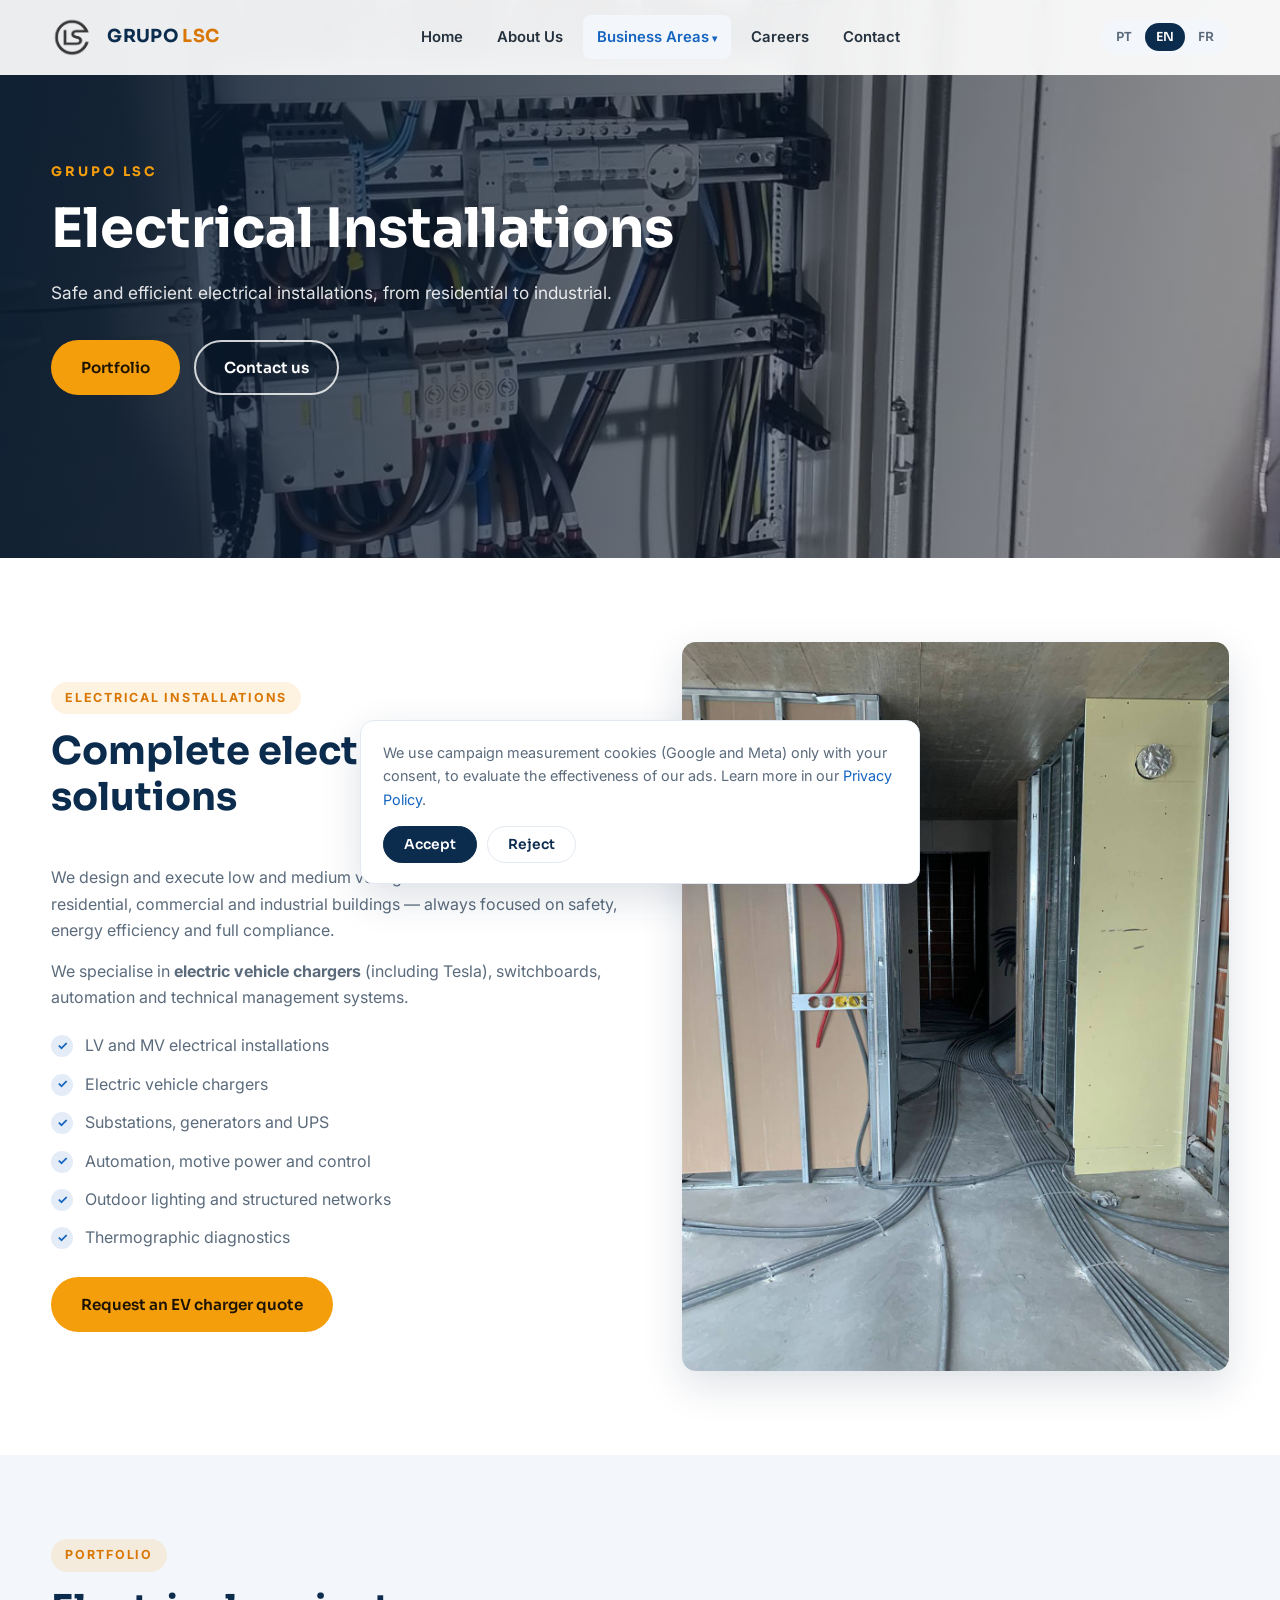
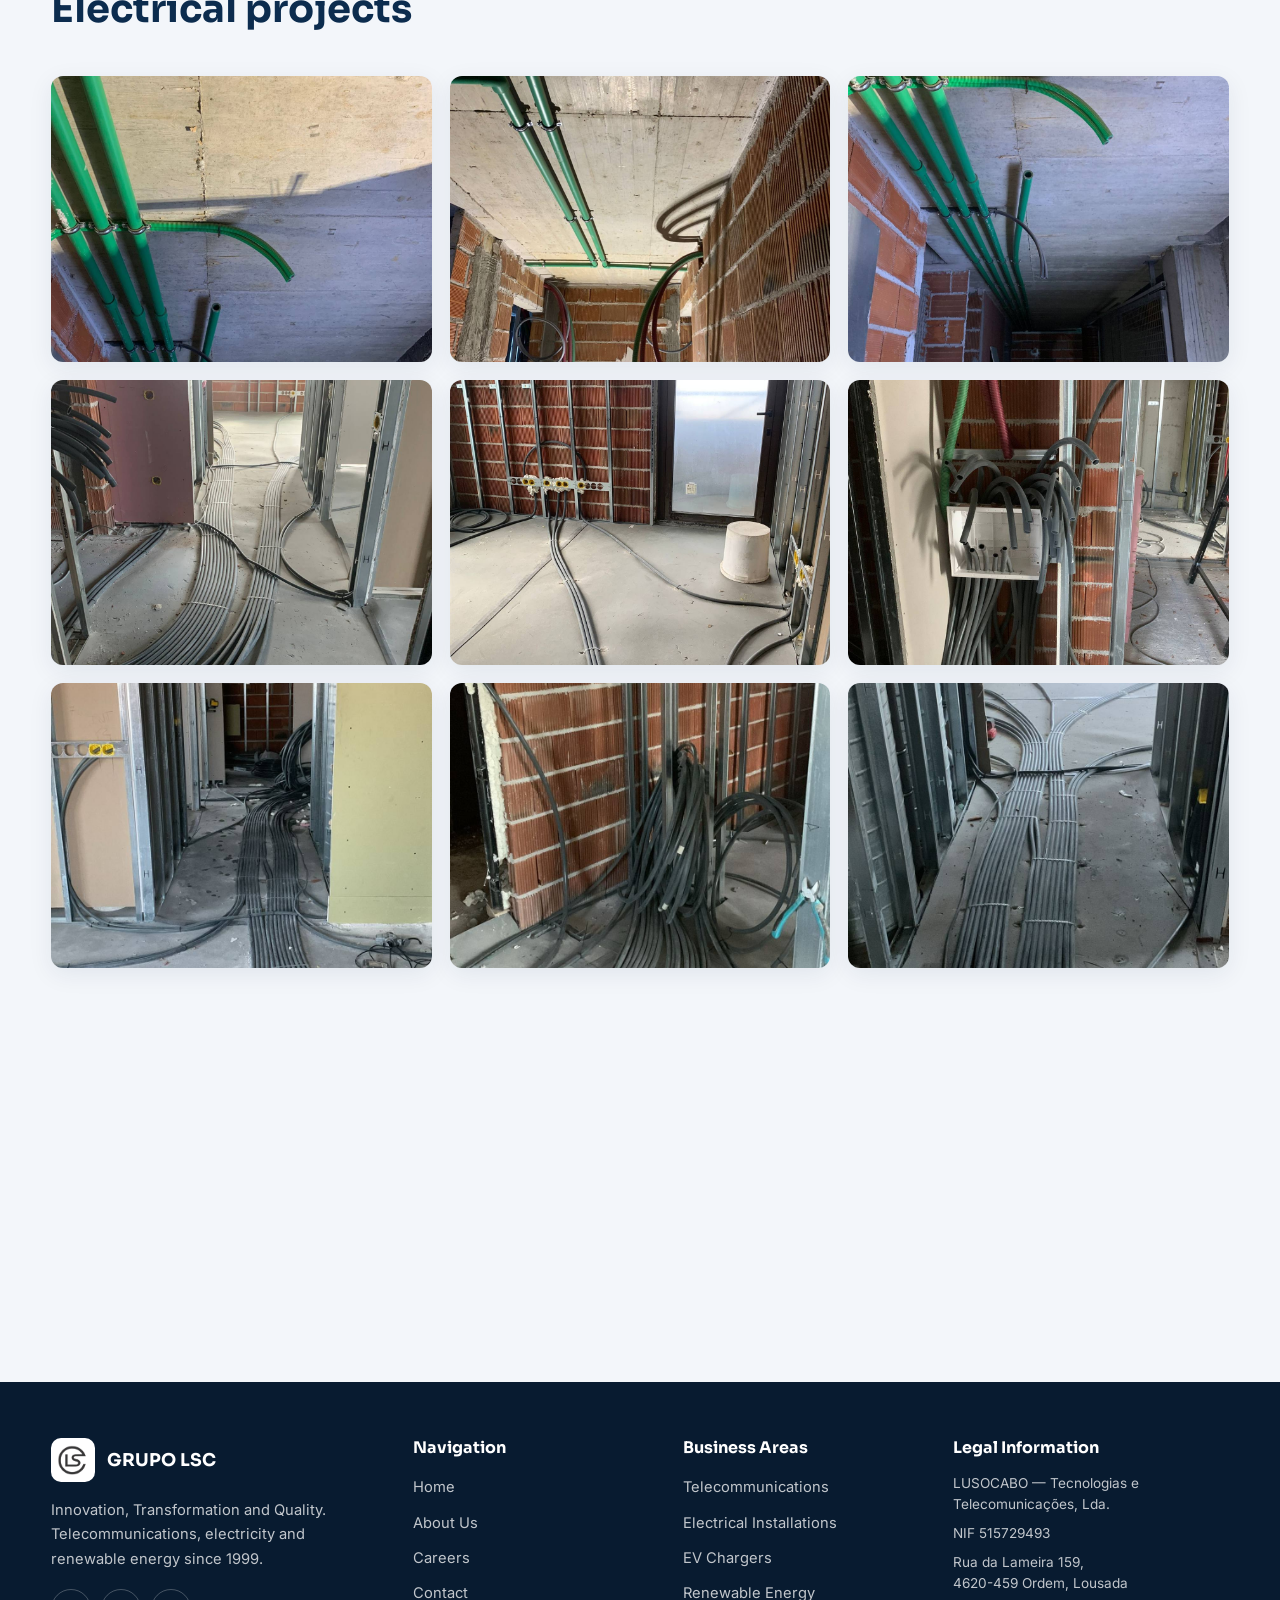
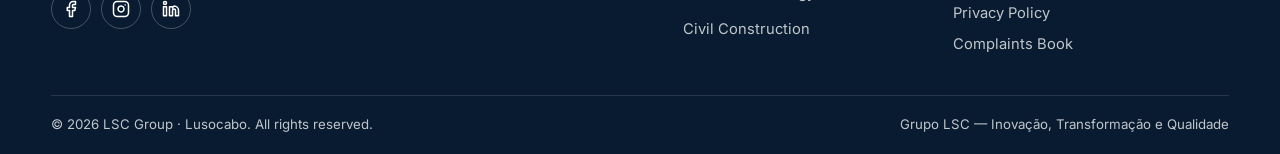
<file: elec.html>
<!DOCTYPE html>
<html lang="pt">
<head>
  <meta charset="utf-8">
  <meta name="viewport" content="width=device-width, initial-scale=1">
  <meta name="description" data-i18n-content="meta.elecDesc" content="Eletricidade Geral Grupo LSC — instalações elétricas de baixa e média tensão, automação e carregadores para veículos elétricos.">
  <title data-i18n="meta.elec">Eletricidade Geral — Grupo LSC</title>
  <link rel="canonical" href="https://lusocabo.com/elec.html">
  <meta property="og:type" content="website">
  <meta property="og:site_name" content="Grupo LSC">
  <meta property="og:title" content="Eletricidade Geral — Grupo LSC">
  <meta property="og:description" content="Instalações elétricas de baixa e média tensão, automação e carregadores para veículos elétricos.">
  <meta property="og:url" content="https://lusocabo.com/elec.html">
  <meta property="og:image" content="https://lusocabo.com/assets/images/ELEC_geral.jpg">
  <meta name="twitter:card" content="summary_large_image">  <link rel="icon" type="image/png" href="assets/images/LOGO-sem_bg.png">
  <link rel="preconnect" href="https://fonts.googleapis.com">
  <link rel="preconnect" href="https://fonts.gstatic.com" crossorigin>
  <link href="https://fonts.googleapis.com/css2?family=Inter:wght@400;500;600;700&family=Sora:wght@400;600;700&display=swap" rel="stylesheet">
  <link rel="stylesheet" href="assets/css/site.css">
</head>
<body>

  <!-- ===== Header ===== -->
  <header class="site-header">
    <div class="container nav-wrap">
      <a href="index.html" class="brand">
        <img src="assets/images/LOGO-sem_bg.png" alt="Logótipo Grupo LSC">
        <span class="brand-name">GRUPO <span>LSC</span></span>
      </a>
      <ul class="main-nav">
        <li><a href="index.html" data-i18n="nav.home">Início</a></li>
        <li><a href="index.html#sobre" data-i18n="nav.about">Sobre Nós</a></li>
        <li class="has-sub">
          <a href="index.html#areas" class="active" data-i18n="nav.areas">Áreas de Negócio</a>
          <ul class="sub-menu">
            <li><a href="telecom.html" data-i18n="nav.telecom">Telecomunicações</a></li>
            <li><a href="elec.html" class="active" data-i18n="nav.elec">Eletricidade Geral</a></li>
            <li><a href="carregadores.html" data-i18n="nav.ev">Carregadores VE</a></li>
            <li><a href="renovaveis.html" data-i18n="nav.renov">Energias Renováveis</a></li>
            <li><a href="civil.html" data-i18n="nav.civil">Construção Civil</a></li>
          </ul>
        </li>
        <li><a href="index.html#recrutamento" data-i18n="nav.recruit">Recrutamento</a></li>
        <li><a href="index.html#contacto" data-i18n="nav.contact">Contactos</a></li>
      </ul>
      <div class="lang-switch" role="group" aria-label="Idioma">
        <button data-lang="pt" class="on">PT</button>
        <button data-lang="en">EN</button>
        <button data-lang="fr">FR</button>
      </div>
      <button class="nav-toggle" aria-label="Menu"><span></span><span></span><span></span></button>
    </div>
  </header>

  <!-- ===== Hero ===== -->
  <section class="hero hero-sub" style="padding:0;">
    <div class="hero-bg on" style="background-image:url('assets/images/ELEC_geral.jpg')"></div>
    <div class="container">
      <p class="eyebrow">GRUPO LSC</p>
      <h1 data-i18n="ele.heroTitle">Eletricidade Geral</h1>
      <p data-i18n="ele.heroSub">Instalações elétricas seguras e eficientes, do residencial ao industrial.</p>
      <div class="hero-cta">
        <a href="#galeria" class="btn btn-primary" data-i18n="gal.kicker">Portefólio</a>
        <a href="index.html#contacto" class="btn btn-outline" data-i18n="cta.btn">Contacte-nos</a>
      </div>
    </div>
  </section>

  <!-- ===== Intro + Serviços ===== -->
  <section>
    <div class="container svc-grid">
      <div class="reveal">
        <div class="sec-head">
          <span class="kicker" data-i18n="nav.elec">Eletricidade Geral</span>
          <h2 data-i18n="ele.introTitle">Soluções elétricas completas</h2>
        </div>
        <p style="color:var(--muted);" data-i18n="ele.p1"></p>
        <p style="color:var(--muted); margin-top:14px;" data-i18n-html="ele.p2"></p>
        <ul class="svc-list">
          <li data-i18n="ele.s1"></li>
          <li data-i18n="ele.s2"></li>
          <li data-i18n="ele.s3"></li>
          <li data-i18n="ele.s4"></li>
          <li data-i18n="ele.s5"></li>
          <li data-i18n="ele.s6"></li>
        </ul>
        <a href="carregadores.html" class="btn btn-primary" style="margin-top:26px;" data-i18n="ele.evBtn">Pedir orçamento de carregador</a>
      </div>
      <div class="photo reveal">
        <img src="assets/images/ELEC_Residencial.jpg" alt="Instalação elétrica em edifício residencial" loading="lazy">
      </div>
    </div>
  </section>

  <!-- ===== Galeria ===== -->
  <section id="galeria" style="background:var(--bg-soft);">
    <div class="container">
      <div class="sec-head reveal">
        <span class="kicker" data-i18n="gal.kicker">Portefólio</span>
        <h2 data-i18n="ele.galTitle">Projetos de eletricidade</h2>
      </div>
      <div class="gallery reveal">
        <figure class="g-item" data-cat="in" data-full="assets/images/ELEC_TUBO-1 (1).jpg"><img src="assets/images/ELEC_TUBO-1 (1).jpg" alt="Instalação elétrica, Porto" loading="lazy"><figcaption class="cap" data-i18n="ele.cap2"></figcaption></figure>
        <figure class="g-item" data-cat="in" data-full="assets/images/ELEC_TUBO-1 (2).jpg"><img src="assets/images/ELEC_TUBO-1 (2).jpg" alt="Instalação elétrica, Porto" loading="lazy"><figcaption class="cap" data-i18n="ele.cap2"></figcaption></figure>
        <figure class="g-item" data-cat="in" data-full="assets/images/ELEC_TUBO-1 (3).jpg"><img src="assets/images/ELEC_TUBO-1 (3).jpg" alt="Instalação elétrica, Porto" loading="lazy"><figcaption class="cap" data-i18n="ele.cap2"></figcaption></figure>
        <figure class="g-item" data-cat="in" data-full="assets/images/ELEC_TUBO-2 (1).jpg"><img src="assets/images/ELEC_TUBO-2 (1).jpg" alt="Instalação elétrica, Maia" loading="lazy"><figcaption class="cap" data-i18n="ele.cap3"></figcaption></figure>
        <figure class="g-item" data-cat="in" data-full="assets/images/ELEC_TUBO-2 (2).jpg"><img src="assets/images/ELEC_TUBO-2 (2).jpg" alt="Instalação elétrica, Maia" loading="lazy"><figcaption class="cap" data-i18n="ele.cap3"></figcaption></figure>
        <figure class="g-item" data-cat="in" data-full="assets/images/ELEC_TUBO-2 (3).jpg"><img src="assets/images/ELEC_TUBO-2 (3).jpg" alt="Instalação elétrica, Maia" loading="lazy"><figcaption class="cap" data-i18n="ele.cap3"></figcaption></figure>
        <figure class="g-item" data-cat="in" data-full="assets/images/ELEC_TUBO-3 (1).jpg"><img src="assets/images/ELEC_TUBO-3 (1).jpg" alt="Instalação elétrica, Matosinhos" loading="lazy"><figcaption class="cap" data-i18n="ele.cap5"></figcaption></figure>
        <figure class="g-item" data-cat="in" data-full="assets/images/ELEC_TUBO-3 (2).jpg"><img src="assets/images/ELEC_TUBO-3 (2).jpg" alt="Instalação elétrica, Matosinhos" loading="lazy"><figcaption class="cap" data-i18n="ele.cap5"></figcaption></figure>
        <figure class="g-item" data-cat="in" data-full="assets/images/ELEC_TUBO-3 (3).jpg"><img src="assets/images/ELEC_TUBO-3 (3).jpg" alt="Instalação elétrica, Matosinhos" loading="lazy"><figcaption class="cap" data-i18n="ele.cap5"></figcaption></figure>
      </div>
    </div>
  </section>

  <!-- ===== CTA ===== -->
  <section class="cta-band">
    <div class="container reveal">
      <h2 data-i18n="ele.ctaTitle">Precisa de uma instalação elétrica?</h2>
      <p data-i18n="cta.p"></p>
      <a href="index.html#contacto" class="btn btn-navy" data-i18n="cta.btn">Contacte-nos</a>
    </div>
  </section>

  <!-- ===== Footer ===== -->
  <footer class="site-footer">
    <div class="container">
      <div class="footer-grid">
        <div>
          <div class="footer-brand">
            <img src="assets/images/LOGO-sem_bg.png" alt="Grupo LSC">
            <span class="brand-name">GRUPO LSC</span>
          </div>
          <p class="footer-tagline" data-i18n="footer.tagline"></p>
          <div class="socials">
            <a href="https://www.facebook.com/profile.php?id=61575299214508" target="_blank" rel="noopener" aria-label="Facebook">
              <svg viewBox="0 0 24 24" fill="none" stroke="#fff" stroke-width="2" stroke-linecap="round" stroke-linejoin="round"><path d="M18 2h-3a5 5 0 0 0-5 5v3H7v4h3v8h4v-8h3l1-4h-4V7a1 1 0 0 1 1-1h3z"/></svg>
            </a>
            <a href="https://www.instagram.com/grupo_lsc/" target="_blank" rel="noopener" aria-label="Instagram">
              <svg viewBox="0 0 24 24" fill="none" stroke="#fff" stroke-width="2" stroke-linecap="round" stroke-linejoin="round"><rect x="2" y="2" width="20" height="20" rx="5"/><path d="M16 11.37A4 4 0 1 1 12.63 8 4 4 0 0 1 16 11.37z"/><line x1="17.5" y1="6.5" x2="17.51" y2="6.5"/></svg>
            </a>
            <a href="https://www.linkedin.com/company/lusocabo/" target="_blank" rel="noopener" aria-label="LinkedIn">
              <svg viewBox="0 0 24 24" fill="none" stroke="#fff" stroke-width="2" stroke-linecap="round" stroke-linejoin="round"><path d="M16 8a6 6 0 0 1 6 6v7h-4v-7a2 2 0 0 0-2-2 2 2 0 0 0-2 2v7h-4V9h4v1.57A6 6 0 0 1 16 8z"/><rect x="2" y="9" width="4" height="12"/><circle cx="4" cy="4" r="2"/></svg>
            </a>
          </div>
        </div>
        <div>
          <h4 data-i18n="footer.nav">Navegação</h4>
          <ul>
            <li><a href="index.html" data-i18n="nav.home">Início</a></li>
            <li><a href="index.html#sobre" data-i18n="nav.about">Sobre Nós</a></li>
            <li><a href="index.html#recrutamento" data-i18n="nav.recruit">Recrutamento</a></li>
            <li><a href="index.html#contacto" data-i18n="nav.contact">Contactos</a></li>
          </ul>
        </div>
        <div>
          <h4 data-i18n="footer.areas">Áreas de Negócio</h4>
          <ul>
            <li><a href="telecom.html" data-i18n="nav.telecom">Telecomunicações</a></li>
            <li><a href="elec.html" data-i18n="nav.elec">Eletricidade Geral</a></li>
            <li><a href="carregadores.html" data-i18n="nav.ev">Carregadores VE</a></li>
            <li><a href="renovaveis.html" data-i18n="nav.renov">Energias Renováveis</a></li>
            <li><a href="civil.html" data-i18n="nav.civil">Construção Civil</a></li>
          </ul>
        </div>
        <div>
          <h4 data-i18n="footer.legal">Informação Legal</h4>
          <ul class="footer-legal">
            <li>LUSOCABO — Tecnologias e Telecomunicações, Lda.</li>
            <li>NIF 515729493</li>
            <li>Rua da Lameira 159,<br>4620-459 Ordem, Lousada</li>
            <li><a href="privacidade.html" data-i18n="footer.privacy">Política de Privacidade</a></li>
            <li><a href="https://www.livroreclamacoes.pt/Inicio/" target="_blank" rel="noopener" data-i18n="footer.complaints">Livro de Reclamações</a></li>
          </ul>
        </div>      </div>
      <div class="footer-bottom">
        <span data-i18n="footer.rights">© 2026 Grupo LSC · Lusocabo. Todos os direitos reservados.</span>
        <span>Grupo LSC — Inovação, Transformação e Qualidade</span>
      </div>
    </div>
  </footer>

  <!-- ===== Lightbox ===== -->
  <div class="lb" role="dialog" aria-modal="true">
    <button class="lb-close" aria-label="Fechar">✕</button>
    <button class="lb-prev" aria-label="Anterior">←</button>
    <img alt="">
    <div class="lb-cap"></div>
    <button class="lb-next" aria-label="Seguinte">→</button>
  </div>

  <script src="assets/js/i18n.js"></script>
  <script src="assets/js/site.js"></script>
</body>
</html>
</file>
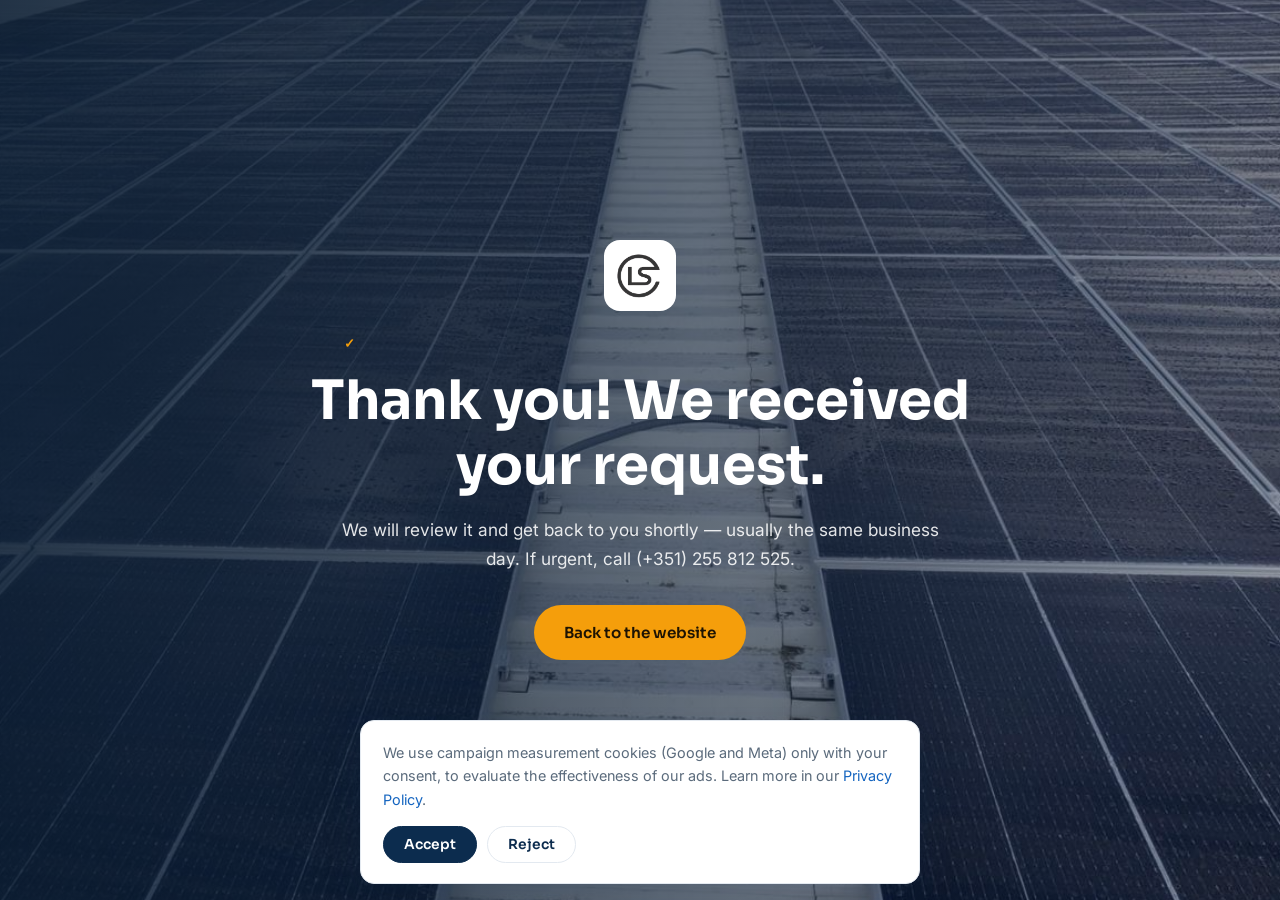
<file: obrigado.html>
<!DOCTYPE html>
<html lang="pt">
<head>
  <meta charset="utf-8">
  <meta name="viewport" content="width=device-width, initial-scale=1">
  <meta name="robots" content="noindex">
  <title data-i18n="meta.ty">Pedido enviado — Grupo LSC</title>
  <link rel="icon" type="image/png" href="/assets/images/LOGO-sem_bg.png">
  <link rel="preconnect" href="https://fonts.googleapis.com">
  <link rel="preconnect" href="https://fonts.gstatic.com" crossorigin>
  <link href="https://fonts.googleapis.com/css2?family=Inter:wght@400;500;600;700&family=Sora:wght@400;600;700&display=swap" rel="stylesheet">
  <link rel="stylesheet" href="/assets/css/site.css">
</head>
<body>
  <section class="hero hero-sub" style="min-height:100vh; padding:0;">
    <div class="hero-bg on" style="background-image:url('/assets/images/PV_LISBOA.jpg')"></div>
    <div class="container" style="text-align:center;">
      <img src="/assets/images/LOGO-sem_bg.png" alt="Grupo LSC" style="width:72px; margin:0 auto 24px; background:#fff; border-radius:16px; padding:8px;">
      <p class="eyebrow">✓</p>
      <h1 data-i18n="ty.title" style="margin-inline:auto;">Obrigado! Recebemos o seu pedido.</h1>
      <p data-i18n="ty.p" style="margin-inline:auto;">Vamos analisá-lo e responder com a maior brevidade — normalmente no próprio dia útil. Se for urgente, ligue (+351) 255 812 525.</p>
      <p id="nota-fotos" data-i18n="ev.okNoPhotos" style="display:none; margin-inline:auto; color:#fde68a; font-weight:600;">Pedido enviado, mas não foi possível anexar as fotografias. Por favor envie-as para geral@lusocabo.com.</p>
      <div class="hero-cta" style="justify-content:center;">
        <a href="/" class="btn btn-primary" data-i18n="ty.btn">Voltar ao site</a>
      </div>
    </div>
  </section>
  <script>
    if (new URLSearchParams(location.search).get("fotos") === "0") {
      document.getElementById("nota-fotos").style.display = "block";
    }
  </script>
  <script src="/assets/js/i18n.js"></script>
  <script src="/assets/js/site.js"></script>
</body>
</html>
</file>
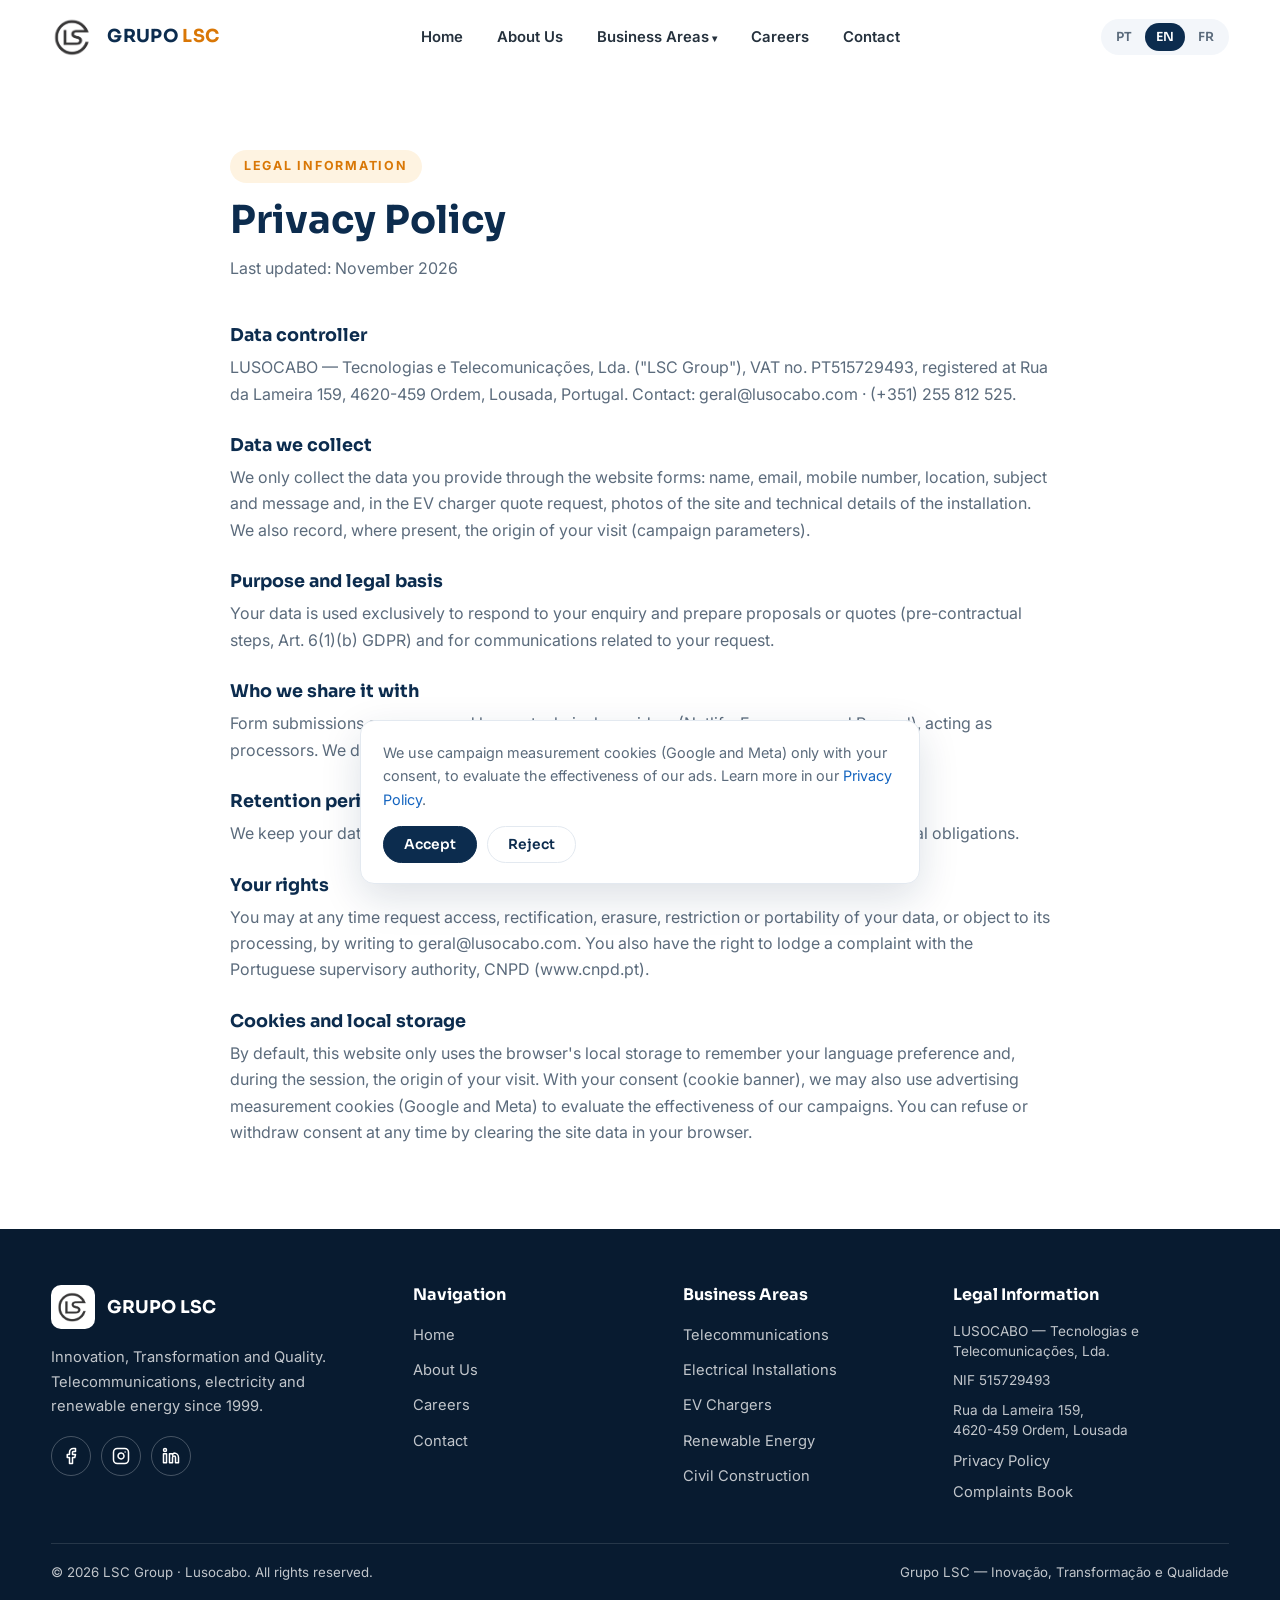
<file: privacidade.html>
<!DOCTYPE html>
<html lang="pt">
<head>
  <meta charset="utf-8">
  <meta name="viewport" content="width=device-width, initial-scale=1">
  <meta name="description" data-i18n-content="meta.privDesc" content="Política de privacidade do site do Grupo LSC — como tratamos os seus dados pessoais.">
  <meta name="robots" content="noindex, follow">
  <title data-i18n="meta.priv">Política de Privacidade — Grupo LSC</title>
  <link rel="canonical" href="https://lusocabo.com/privacidade.html">
  <link rel="icon" type="image/png" href="assets/images/LOGO-sem_bg.png">
  <link rel="preconnect" href="https://fonts.googleapis.com">
  <link rel="preconnect" href="https://fonts.gstatic.com" crossorigin>
  <link href="https://fonts.googleapis.com/css2?family=Inter:wght@400;500;600;700&family=Sora:wght@400;600;700&display=swap" rel="stylesheet">
  <link rel="stylesheet" href="assets/css/site.css">
</head>
<body>

  <!-- ===== Header ===== -->
  <header class="site-header">
    <div class="container nav-wrap">
      <a href="index.html" class="brand">
        <img src="assets/images/LOGO-sem_bg.png" alt="Logótipo Grupo LSC">
        <span class="brand-name">GRUPO <span>LSC</span></span>
      </a>
      <ul class="main-nav">
        <li><a href="index.html" data-i18n="nav.home">Início</a></li>
        <li><a href="index.html#sobre" data-i18n="nav.about">Sobre Nós</a></li>
        <li class="has-sub">
          <a href="index.html#areas" data-i18n="nav.areas">Áreas de Negócio</a>
          <ul class="sub-menu">
            <li><a href="telecom.html" data-i18n="nav.telecom">Telecomunicações</a></li>
            <li><a href="elec.html" data-i18n="nav.elec">Eletricidade Geral</a></li>
            <li><a href="carregadores.html" data-i18n="nav.ev">Carregadores VE</a></li>
            <li><a href="renovaveis.html" data-i18n="nav.renov">Energias Renováveis</a></li>
            <li><a href="civil.html" data-i18n="nav.civil">Construção Civil</a></li>
          </ul>
        </li>
        <li><a href="index.html#recrutamento" data-i18n="nav.recruit">Recrutamento</a></li>
        <li><a href="index.html#contacto" data-i18n="nav.contact">Contactos</a></li>
      </ul>
      <div class="lang-switch" role="group" aria-label="Idioma">
        <button data-lang="pt" class="on">PT</button>
        <button data-lang="en">EN</button>
        <button data-lang="fr">FR</button>
      </div>
      <button class="nav-toggle" aria-label="Menu"><span></span><span></span><span></span></button>
    </div>
  </header>

  <!-- ===== Conteúdo ===== -->
  <section style="padding-top:150px;">
    <div class="container" style="max-width:820px;">
      <div class="sec-head">
        <span class="kicker" data-i18n="footer.legal">Informação Legal</span>
        <h2 data-i18n="priv.title">Política de Privacidade</h2>
        <p data-i18n="priv.updated">Última atualização: novembro de 2026</p>
      </div>
      <div class="priv-body">
        <h3 data-i18n="priv.s1t">Responsável pelo tratamento</h3>
        <p data-i18n="priv.s1p"></p>
        <h3 data-i18n="priv.s2t">Dados que recolhemos</h3>
        <p data-i18n="priv.s2p"></p>
        <h3 data-i18n="priv.s3t">Finalidade e fundamento</h3>
        <p data-i18n="priv.s3p"></p>
        <h3 data-i18n="priv.s4t">Com quem partilhamos</h3>
        <p data-i18n="priv.s4p"></p>
        <h3 data-i18n="priv.s5t">Prazo de conservação</h3>
        <p data-i18n="priv.s5p"></p>
        <h3 data-i18n="priv.s6t">Os seus direitos</h3>
        <p data-i18n="priv.s6p"></p>
        <h3 data-i18n="priv.s7t">Cookies e armazenamento local</h3>
        <p data-i18n="priv.s7p"></p>
      </div>
    </div>
  </section>

  <!-- ===== Footer ===== -->
  <footer class="site-footer">
    <div class="container">
      <div class="footer-grid">
        <div>
          <div class="footer-brand">
            <img src="assets/images/LOGO-sem_bg.png" alt="Grupo LSC">
            <span class="brand-name">GRUPO LSC</span>
          </div>
          <p class="footer-tagline" data-i18n="footer.tagline"></p>
          <div class="socials">
            <a href="https://www.facebook.com/profile.php?id=61575299214508" target="_blank" rel="noopener" aria-label="Facebook">
              <svg viewBox="0 0 24 24" fill="none" stroke="#fff" stroke-width="2" stroke-linecap="round" stroke-linejoin="round"><path d="M18 2h-3a5 5 0 0 0-5 5v3H7v4h3v8h4v-8h3l1-4h-4V7a1 1 0 0 1 1-1h3z"/></svg>
            </a>
            <a href="https://www.instagram.com/grupo_lsc/" target="_blank" rel="noopener" aria-label="Instagram">
              <svg viewBox="0 0 24 24" fill="none" stroke="#fff" stroke-width="2" stroke-linecap="round" stroke-linejoin="round"><rect x="2" y="2" width="20" height="20" rx="5"/><path d="M16 11.37A4 4 0 1 1 12.63 8 4 4 0 0 1 16 11.37z"/><line x1="17.5" y1="6.5" x2="17.51" y2="6.5"/></svg>
            </a>
            <a href="https://www.linkedin.com/company/lusocabo/" target="_blank" rel="noopener" aria-label="LinkedIn">
              <svg viewBox="0 0 24 24" fill="none" stroke="#fff" stroke-width="2" stroke-linecap="round" stroke-linejoin="round"><path d="M16 8a6 6 0 0 1 6 6v7h-4v-7a2 2 0 0 0-2-2 2 2 0 0 0-2 2v7h-4V9h4v1.57A6 6 0 0 1 16 8z"/><rect x="2" y="9" width="4" height="12"/><circle cx="4" cy="4" r="2"/></svg>
            </a>
          </div>
        </div>
        <div>
          <h4 data-i18n="footer.nav">Navegação</h4>
          <ul>
            <li><a href="index.html" data-i18n="nav.home">Início</a></li>
            <li><a href="index.html#sobre" data-i18n="nav.about">Sobre Nós</a></li>
            <li><a href="index.html#recrutamento" data-i18n="nav.recruit">Recrutamento</a></li>
            <li><a href="index.html#contacto" data-i18n="nav.contact">Contactos</a></li>
          </ul>
        </div>
        <div>
          <h4 data-i18n="footer.areas">Áreas de Negócio</h4>
          <ul>
            <li><a href="telecom.html" data-i18n="nav.telecom">Telecomunicações</a></li>
            <li><a href="elec.html" data-i18n="nav.elec">Eletricidade Geral</a></li>
            <li><a href="carregadores.html" data-i18n="nav.ev">Carregadores VE</a></li>
            <li><a href="renovaveis.html" data-i18n="nav.renov">Energias Renováveis</a></li>
            <li><a href="civil.html" data-i18n="nav.civil">Construção Civil</a></li>
          </ul>
        </div>
        <div>
          <h4 data-i18n="footer.legal">Informação Legal</h4>
          <ul class="footer-legal">
            <li>LUSOCABO — Tecnologias e Telecomunicações, Lda.</li>
            <li>NIF 515729493</li>
            <li>Rua da Lameira 159,<br>4620-459 Ordem, Lousada</li>
            <li><a href="privacidade.html" data-i18n="footer.privacy">Política de Privacidade</a></li>
            <li><a href="https://www.livroreclamacoes.pt/Inicio/" target="_blank" rel="noopener" data-i18n="footer.complaints">Livro de Reclamações</a></li>
          </ul>
        </div>      </div>
      <div class="footer-bottom">
        <span data-i18n="footer.rights">© 2026 Grupo LSC · Lusocabo. Todos os direitos reservados.</span>
        <span>Grupo LSC — Inovação, Transformação e Qualidade</span>
      </div>
    </div>
  </footer>

  <script src="assets/js/i18n.js"></script>
  <script src="assets/js/site.js"></script>
</body>
</html>
</file>
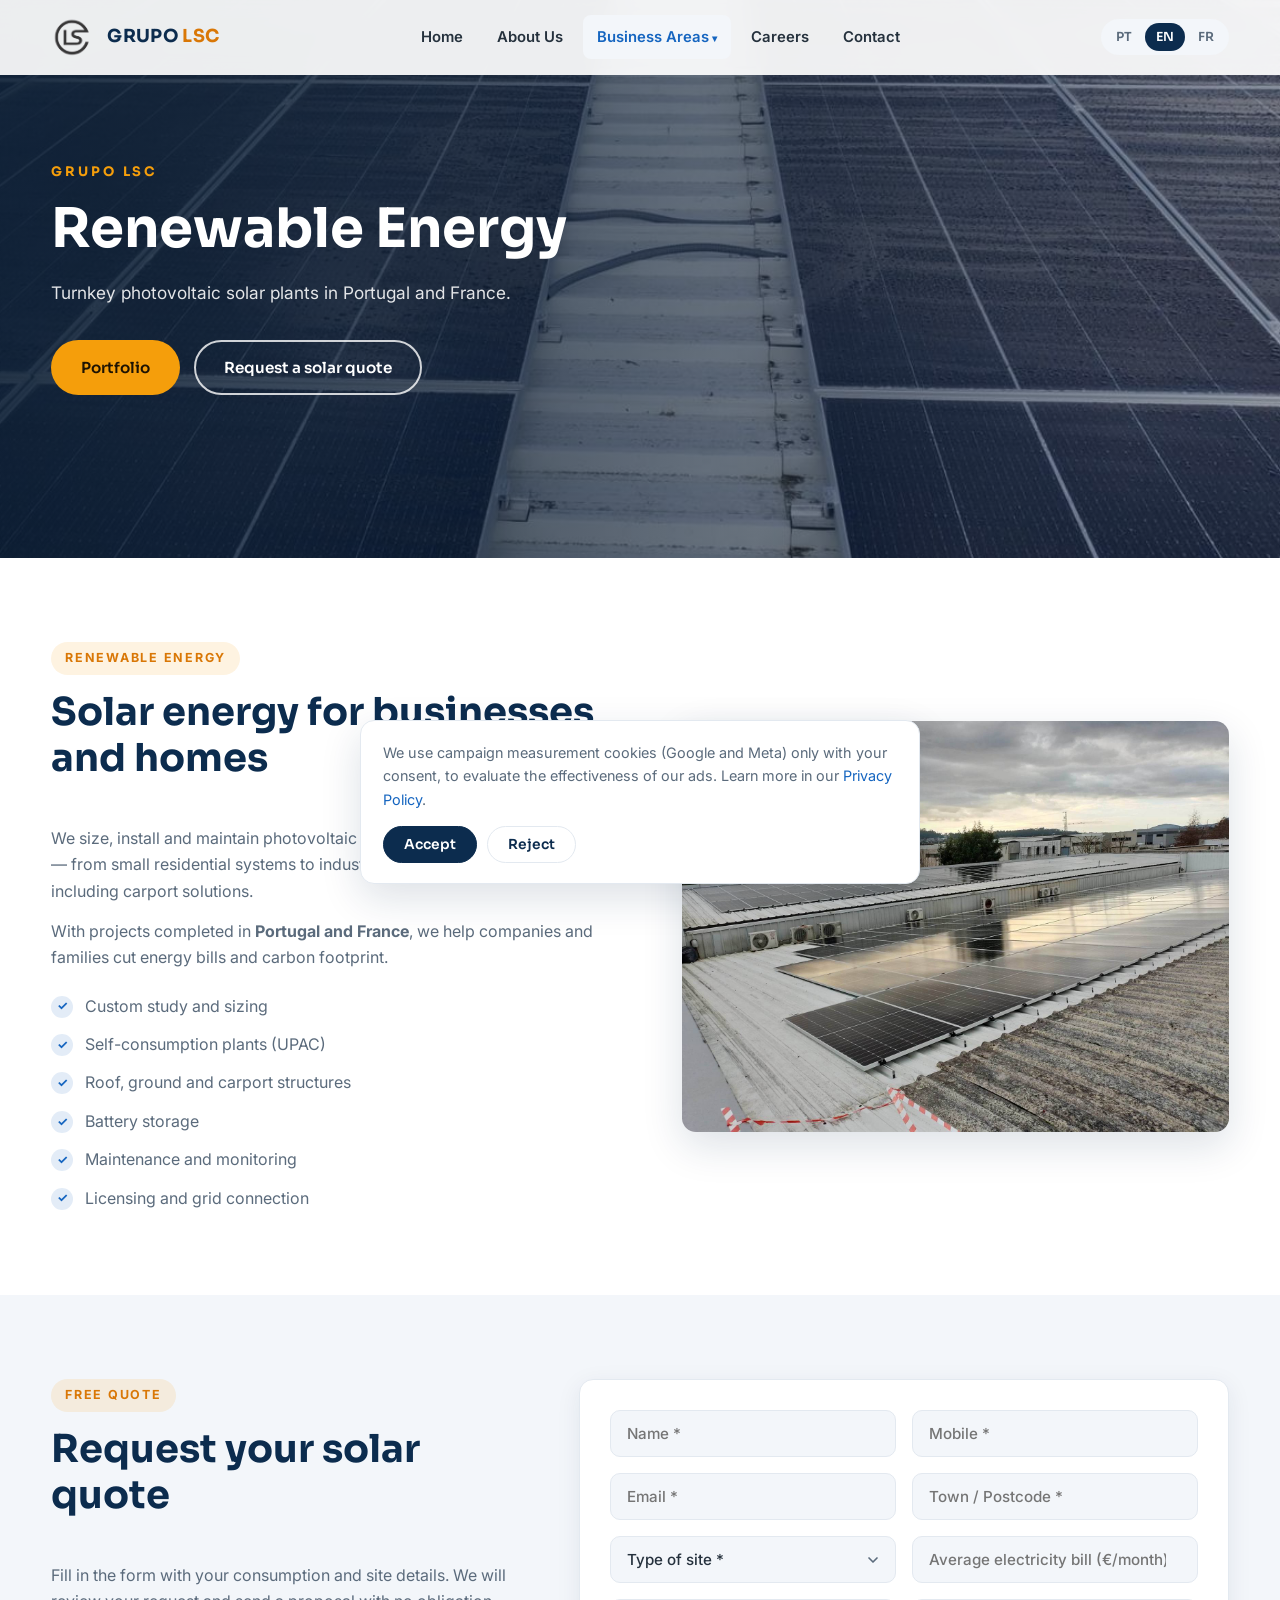
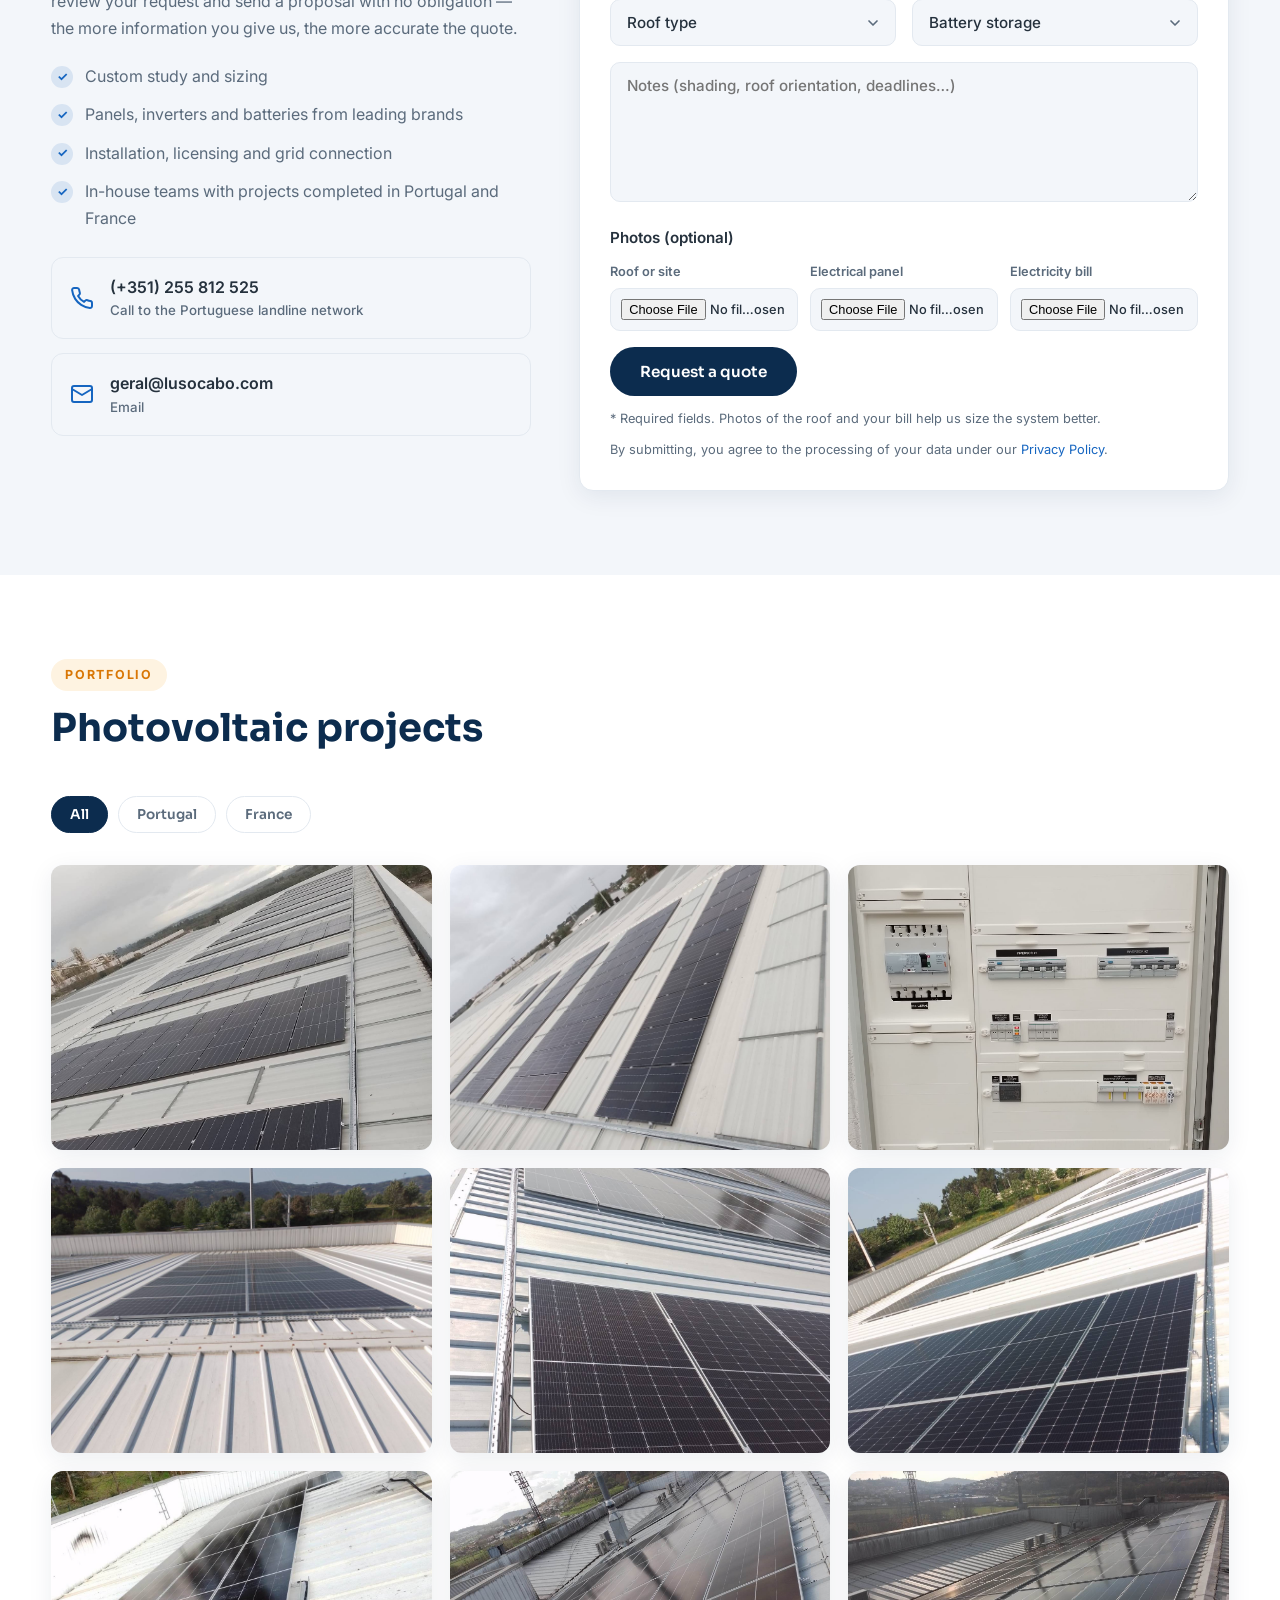
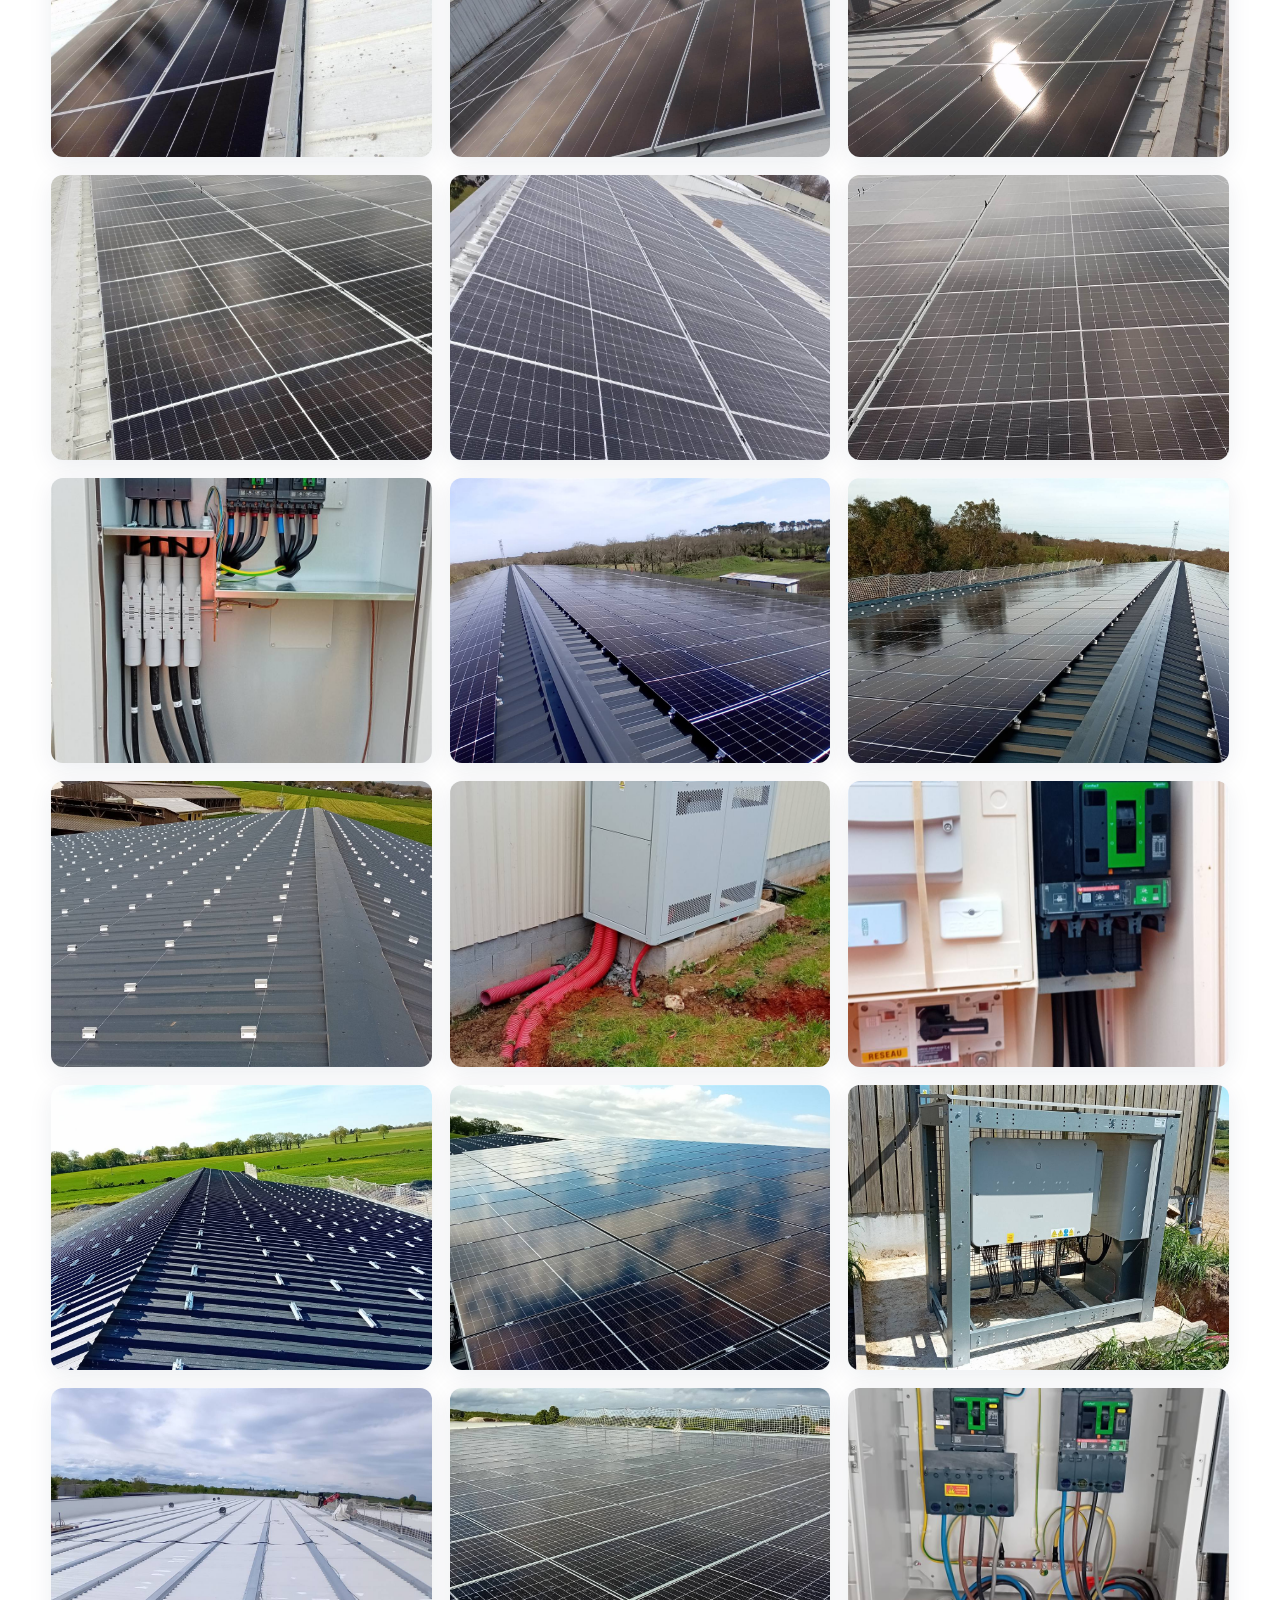
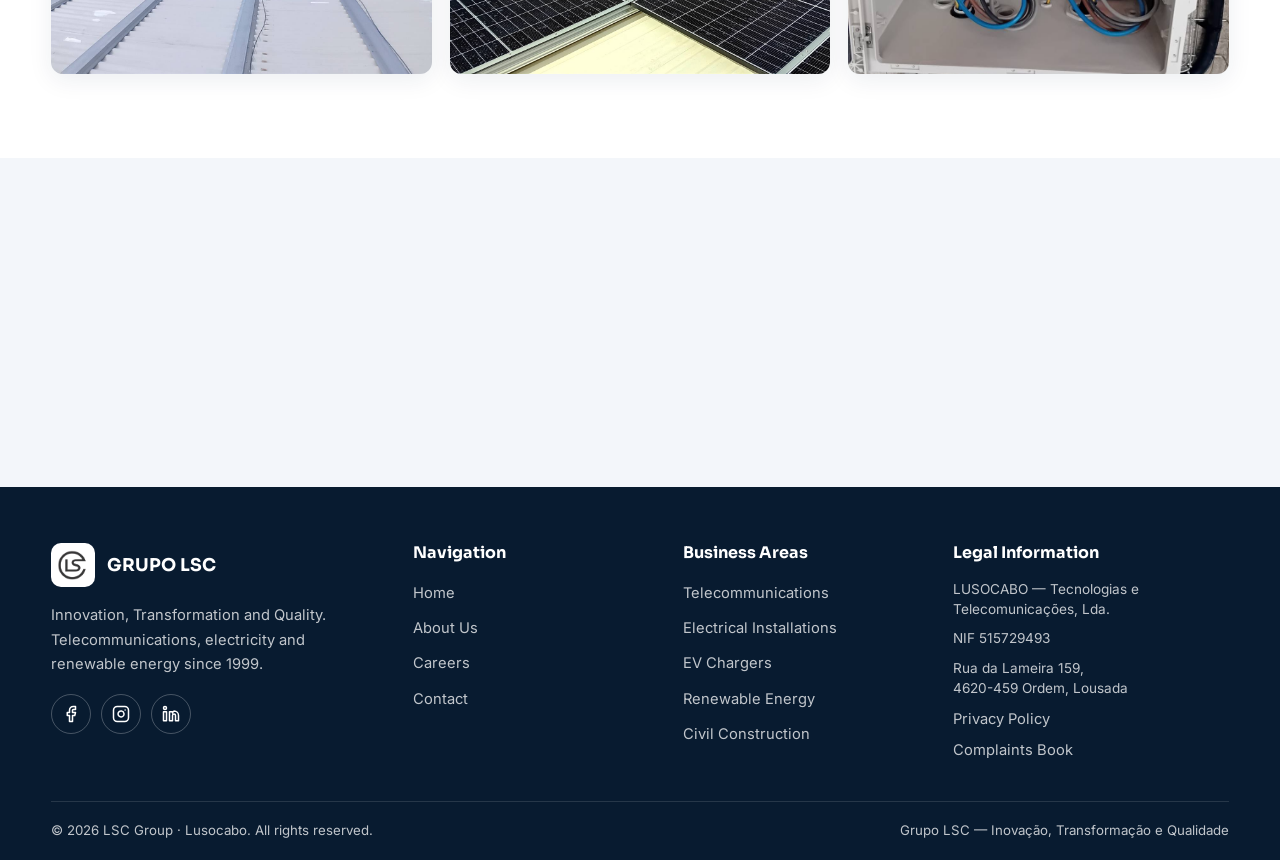
<file: renovaveis.html>
<!DOCTYPE html>
<html lang="pt">
<head>
  <meta charset="utf-8">
  <meta name="viewport" content="width=device-width, initial-scale=1">
  <meta name="description" data-i18n-content="meta.renovDesc" content="Energias Renováveis Grupo LSC — centrais solares fotovoltaicas chave-na-mão para autoconsumo, em Portugal e França.">
  <title data-i18n="meta.renov">Energias Renováveis — Grupo LSC</title>
  <link rel="canonical" href="https://lusocabo.com/renovaveis.html">
  <meta property="og:type" content="website">
  <meta property="og:site_name" content="Grupo LSC">
  <meta property="og:title" content="Energias Renováveis — Grupo LSC">
  <meta property="og:description" content="Centrais solares fotovoltaicas chave-na-mão para autoconsumo, em Portugal e França.">
  <meta property="og:url" content="https://lusocabo.com/renovaveis.html">
  <meta property="og:image" content="https://lusocabo.com/assets/images/PV_BRAGA.jpg">
  <meta name="twitter:card" content="summary_large_image">  <link rel="icon" type="image/png" href="assets/images/LOGO-sem_bg.png">
  <link rel="preconnect" href="https://fonts.googleapis.com">
  <link rel="preconnect" href="https://fonts.gstatic.com" crossorigin>
  <link href="https://fonts.googleapis.com/css2?family=Inter:wght@400;500;600;700&family=Sora:wght@400;600;700&display=swap" rel="stylesheet">
  <link rel="stylesheet" href="assets/css/site.css">
</head>
<body>

  <!-- ===== Header ===== -->
  <header class="site-header">
    <div class="container nav-wrap">
      <a href="index.html" class="brand">
        <img src="assets/images/LOGO-sem_bg.png" alt="Logótipo Grupo LSC">
        <span class="brand-name">GRUPO <span>LSC</span></span>
      </a>
      <ul class="main-nav">
        <li><a href="index.html" data-i18n="nav.home">Início</a></li>
        <li><a href="index.html#sobre" data-i18n="nav.about">Sobre Nós</a></li>
        <li class="has-sub">
          <a href="index.html#areas" class="active" data-i18n="nav.areas">Áreas de Negócio</a>
          <ul class="sub-menu">
            <li><a href="telecom.html" data-i18n="nav.telecom">Telecomunicações</a></li>
            <li><a href="elec.html" data-i18n="nav.elec">Eletricidade Geral</a></li>
            <li><a href="carregadores.html" data-i18n="nav.ev">Carregadores VE</a></li>
            <li><a href="renovaveis.html" class="active" data-i18n="nav.renov">Energias Renováveis</a></li>
            <li><a href="civil.html" data-i18n="nav.civil">Construção Civil</a></li>
          </ul>
        </li>
        <li><a href="index.html#recrutamento" data-i18n="nav.recruit">Recrutamento</a></li>
        <li><a href="index.html#contacto" data-i18n="nav.contact">Contactos</a></li>
      </ul>
      <div class="lang-switch" role="group" aria-label="Idioma">
        <button data-lang="pt" class="on">PT</button>
        <button data-lang="en">EN</button>
        <button data-lang="fr">FR</button>
      </div>
      <button class="nav-toggle" aria-label="Menu"><span></span><span></span><span></span></button>
    </div>
  </header>

  <!-- ===== Hero ===== -->
  <section class="hero hero-sub" style="padding:0;">
    <div class="hero-bg on" style="background-image:url('assets/images/PV_LISBOA.jpg')"></div>
    <div class="container">
      <p class="eyebrow">GRUPO LSC</p>
      <h1 data-i18n="ren.heroTitle">Energias Renováveis</h1>
      <p data-i18n="ren.heroSub">Centrais solares fotovoltaicas chave-na-mão, em Portugal e França.</p>
      <div class="hero-cta">
        <a href="#galeria" class="btn btn-primary" data-i18n="gal.kicker">Portefólio</a>
        <a href="#orcamento" class="btn btn-outline" data-i18n="ren.quoteBtn">Pedir orçamento solar</a>
      </div>
    </div>
  </section>

  <!-- ===== Intro + Serviços ===== -->
  <section>
    <div class="container svc-grid">
      <div class="reveal">
        <div class="sec-head">
          <span class="kicker" data-i18n="nav.renov">Energias Renováveis</span>
          <h2 data-i18n="ren.introTitle">Energia solar para empresas e habitações</h2>
        </div>
        <p style="color:var(--muted);" data-i18n="ren.p1"></p>
        <p style="color:var(--muted); margin-top:14px;" data-i18n-html="ren.p2"></p>
        <ul class="svc-list">
          <li data-i18n="ren.s1"></li>
          <li data-i18n="ren.s2"></li>
          <li data-i18n="ren.s3"></li>
          <li data-i18n="ren.s4"></li>
          <li data-i18n="ren.s5"></li>
          <li data-i18n="ren.s6"></li>
        </ul>
      </div>
      <div class="photo reveal">
        <img src="assets/images/PV_BRAGA.jpg" alt="Central fotovoltaica em cobertura industrial" loading="lazy">
      </div>
    </div>
  </section>

  <!-- ===== Pedido de orçamento ===== -->
  <section id="orcamento" style="background:var(--bg-soft);">
    <div class="container contact-grid">
      <div class="reveal">
        <div class="sec-head">
          <span class="kicker" data-i18n="sol.kicker">Orçamento gratuito</span>
          <h2 data-i18n="sol.title">Peça o seu orçamento solar</h2>
        </div>
        <p style="color:var(--muted);" data-i18n="sol.p1"></p>
        <ul class="svc-list">
          <li data-i18n="sol.s1"></li>
          <li data-i18n="sol.s2"></li>
          <li data-i18n="sol.s3"></li>
          <li data-i18n="sol.s4"></li>
        </ul>
        <div class="contact-card">
          <a class="contact-item" href="tel:+351255812525">
            <svg viewBox="0 0 24 24" fill="none" stroke="currentColor" stroke-width="2" stroke-linecap="round" stroke-linejoin="round"><path d="M22 16.92v3a2 2 0 0 1-2.18 2 19.8 19.8 0 0 1-8.63-3.07 19.5 19.5 0 0 1-6-6 19.8 19.8 0 0 1-3.07-8.67A2 2 0 0 1 4.11 2h3a2 2 0 0 1 2 1.72c.13.96.36 1.9.7 2.81a2 2 0 0 1-.45 2.11L8.09 9.91a16 16 0 0 0 6 6l1.27-1.27a2 2 0 0 1 2.11-.45c.91.34 1.85.57 2.81.7A2 2 0 0 1 22 16.92z"/></svg>
            <div>(+351) 255 812 525<small data-i18n="contact.phonen">Chamada para a rede fixa nacional</small></div>
          </a>
          <a class="contact-item" href="mailto:geral@lusocabo.com">
            <svg viewBox="0 0 24 24" fill="none" stroke="currentColor" stroke-width="2" stroke-linecap="round" stroke-linejoin="round"><rect x="2" y="4" width="20" height="16" rx="2"/><path d="m22 7-10 6L2 7"/></svg>
            <div>geral@lusocabo.com<small data-i18n="contact.email">Email</small></div>
          </a>
        </div>
      </div>

      <div class="contact-form reveal">
        <!-- Envio: Netlify Forms (aceita fotografias); se falhar, segue por Formspree sem anexos -->
        <form name="orcamento-solar" action="/renovaveis.html" method="POST" enctype="multipart/form-data"
              data-netlify="true" netlify-honeypot="bot-field"
              data-fallback="https://formspree.io/f/mojzkaop" data-subject="Pedido de orçamento — Painéis Solares" data-ok="ev.ok" data-ok-nofiles="ev.okNoPhotos">
          <input type="hidden" name="form-name" value="orcamento-solar">
          <input type="hidden" name="Origem" value="">
          <input type="text" name="bot-field" tabindex="-1" autocomplete="off" style="display:none">
          <input type="hidden" name="subject" data-remove-prefix value="Pedido de orçamento — Painéis Solares">
          <input type="hidden" name="_subject" value="Pedido de orçamento — Painéis Solares">
          <input type="text" name="_gotcha" tabindex="-1" autocomplete="off" style="display:none">

          <div class="form-row">
            <fieldset><input name="Nome" type="text" autocomplete="name" data-i18n-ph="form.name" placeholder="Nome *" required></fieldset>
            <fieldset><input name="Telemóvel" type="tel" autocomplete="tel" data-i18n-ph="ev.fPhone" placeholder="Telemóvel *" required></fieldset>
          </div>
          <div class="form-row">
            <fieldset><input name="email" type="email" autocomplete="email" data-i18n-ph="form.email" placeholder="Email *" required></fieldset>
            <fieldset><input name="Localidade" type="text" data-i18n-ph="ev.fLocal" placeholder="Localidade / Código postal *" required></fieldset>
          </div>

          <div class="form-row">
            <fieldset>
              <select name="Tipo de local" required aria-label="Tipo de local">
                <option value="" disabled selected data-i18n="sol.fSite">Tipo de local *</option>
                <option value="Moradia" data-i18n="sol.site1">Moradia</option>
                <option value="Empresa / armazém" data-i18n="sol.site2">Empresa / armazém</option>
                <option value="Prédio / condomínio" data-i18n="sol.site3">Prédio / condomínio</option>
                <option value="Terreno / outro" data-i18n="sol.site4">Terreno / outro</option>
              </select>
            </fieldset>
            <fieldset><input name="Fatura média (€/mês)" type="number" min="0" step="1" inputmode="numeric" data-i18n-ph="sol.fBill" placeholder="Fatura média de eletricidade (€/mês) *" required></fieldset>
          </div>

          <div class="form-row">
            <fieldset>
              <select name="Tipo de telhado" aria-label="Tipo de telhado">
                <option value="" selected data-i18n="sol.fRoof">Tipo de telhado</option>
                <option value="Inclinado (telha)" data-i18n="sol.roof1">Inclinado (telha)</option>
                <option value="Plano" data-i18n="sol.roof2">Plano</option>
                <option value="Chapa / painel sandwich" data-i18n="sol.roof3">Chapa / painel sandwich</option>
                <option value="Não sei" data-i18n="ev.dontKnow">Não sei</option>
              </select>
            </fieldset>
            <fieldset>
              <select name="Baterias" aria-label="Baterias de armazenamento">
                <option value="" selected data-i18n="sol.fBattery">Baterias de armazenamento</option>
                <option value="Sim" data-i18n="sol.bat1">Sim, quero baterias</option>
                <option value="Não / talvez mais tarde" data-i18n="sol.bat2">Não / talvez mais tarde</option>
                <option value="Não sei" data-i18n="ev.dontKnow">Não sei</option>
              </select>
            </fieldset>
          </div>

          <fieldset><textarea name="Observações" data-i18n-ph="sol.fMsg" placeholder="Observações (sombras, orientação do telhado, prazos…)"></textarea></fieldset>
          <p class="file-title" data-i18n="ev.fPhotos">Fotografias (opcional)</p>
          <div class="file-grid">
            <fieldset><label for="sol-foto1" data-i18n="sol.ph1">Telhado ou local</label><input id="sol-foto1" name="Foto do telhado" type="file" accept="image/*"></fieldset>
            <fieldset><label for="sol-foto2" data-i18n="sol.ph2">Quadro elétrico</label><input id="sol-foto2" name="Foto do quadro elétrico" type="file" accept="image/*"></fieldset>
            <fieldset><label for="sol-foto3" data-i18n="sol.ph3">Fatura de eletricidade</label><input id="sol-foto3" name="Foto da fatura" type="file" accept="image/*"></fieldset>
          </div>
          <button type="submit" class="btn btn-navy" data-i18n="ev.send">Pedir orçamento</button>
          <p class="form-status" role="status" style="margin-top:12px;font-weight:600;"></p>
          <p class="form-note" data-i18n="sol.note">* Campos obrigatórios. Fotografias do telhado e da fatura ajudam-nos a dimensionar melhor o sistema.</p>
          <p class="form-note" data-i18n-html="form.privacy">Ao enviar, concorda com o tratamento dos seus dados nos termos da <a href="privacidade.html">Política de Privacidade</a>.</p>
        </form>
      </div>
    </div>
  </section>

  <!-- ===== Galeria ===== -->
  <section id="galeria">
    <div class="container">
      <div class="sec-head reveal">
        <span class="kicker" data-i18n="gal.kicker">Portefólio</span>
        <h2 data-i18n="ren.galTitle">Projetos fotovoltaicos</h2>
      </div>
      <div class="filters reveal">
        <button class="on" data-filter="*" data-i18n="gal.all">Todos</button>
        <button data-filter="pt" data-i18n="ren.fpt">Portugal</button>
        <button data-filter="fr" data-i18n="ren.ffr">França</button>
      </div>
      <div class="gallery reveal">
        <figure class="g-item" data-cat="pt" data-full="assets/images/PV_1 (1).jpg"><img src="assets/images/PV_1 (1).jpg" alt="Central 60 kW, Portugal" loading="lazy"><figcaption class="cap" data-i18n="ren.cap1"></figcaption></figure>
        <figure class="g-item" data-cat="pt" data-full="assets/images/PV_1 (3).jpg"><img src="assets/images/PV_1 (3).jpg" alt="Central 60 kW, Portugal" loading="lazy"><figcaption class="cap" data-i18n="ren.cap1"></figcaption></figure>
        <figure class="g-item" data-cat="pt" data-full="assets/images/PV_1 (5).jpg"><img src="assets/images/PV_1 (5).jpg" alt="Central 60 kW, Portugal" loading="lazy"><figcaption class="cap" data-i18n="ren.cap1"></figcaption></figure>
        <figure class="g-item" data-cat="pt" data-full="assets/images/PV_2 (1).jpg"><img src="assets/images/PV_2 (1).jpg" alt="Central 85 kW, Portugal" loading="lazy"><figcaption class="cap" data-i18n="ren.cap2"></figcaption></figure>
        <figure class="g-item" data-cat="pt" data-full="assets/images/PV_2 (3).jpg"><img src="assets/images/PV_2 (3).jpg" alt="Central 85 kW, Portugal" loading="lazy"><figcaption class="cap" data-i18n="ren.cap2"></figcaption></figure>
        <figure class="g-item" data-cat="pt" data-full="assets/images/PV_2 (4).jpg"><img src="assets/images/PV_2 (4).jpg" alt="Central 85 kW, Portugal" loading="lazy"><figcaption class="cap" data-i18n="ren.cap2"></figcaption></figure>
        <figure class="g-item" data-cat="pt" data-full="assets/images/PV_3 (1).jpg"><img src="assets/images/PV_3 (1).jpg" alt="Central 35 kW, Portugal" loading="lazy"><figcaption class="cap" data-i18n="ren.cap3"></figcaption></figure>
        <figure class="g-item" data-cat="pt" data-full="assets/images/PV_3 (2).jpg"><img src="assets/images/PV_3 (2).jpg" alt="Central 35 kW, Portugal" loading="lazy"><figcaption class="cap" data-i18n="ren.cap3"></figcaption></figure>
        <figure class="g-item" data-cat="pt" data-full="assets/images/PV_3 (3).jpg"><img src="assets/images/PV_3 (3).jpg" alt="Central 35 kW, Portugal" loading="lazy"><figcaption class="cap" data-i18n="ren.cap3"></figcaption></figure>
        <figure class="g-item" data-cat="pt" data-full="assets/images/PV_4 (1).jpg"><img src="assets/images/PV_4 (1).jpg" alt="Central 220 kW, Portugal" loading="lazy"><figcaption class="cap" data-i18n="ren.cap4"></figcaption></figure>
        <figure class="g-item" data-cat="pt" data-full="assets/images/PV_4 (3).jpg"><img src="assets/images/PV_4 (3).jpg" alt="Central 220 kW, Portugal" loading="lazy"><figcaption class="cap" data-i18n="ren.cap4"></figcaption></figure>
        <figure class="g-item" data-cat="pt" data-full="assets/images/PV_4 (5).jpg"><img src="assets/images/PV_4 (5).jpg" alt="Central 220 kW, Portugal" loading="lazy"><figcaption class="cap" data-i18n="ren.cap4"></figcaption></figure>
        <figure class="g-item" data-cat="fr" data-full="assets/images/PV_FR_1 (1).jpg"><img src="assets/images/PV_FR_1 (1).jpg" alt="Central 390 kW, França" loading="lazy"><figcaption class="cap" data-i18n="ren.cap5"></figcaption></figure>
        <figure class="g-item" data-cat="fr" data-full="assets/images/PV_FR_1 (3).jpg"><img src="assets/images/PV_FR_1 (3).jpg" alt="Central 390 kW, França" loading="lazy"><figcaption class="cap" data-i18n="ren.cap5"></figcaption></figure>
        <figure class="g-item" data-cat="fr" data-full="assets/images/PV_FR_1 (6).jpg"><img src="assets/images/PV_FR_1 (6).jpg" alt="Central 390 kW, França" loading="lazy"><figcaption class="cap" data-i18n="ren.cap5"></figcaption></figure>
        <figure class="g-item" data-cat="fr" data-full="assets/images/PV_FR_2 (1).jpg"><img src="assets/images/PV_FR_2 (1).jpg" alt="Central 330 kW, França" loading="lazy"><figcaption class="cap" data-i18n="ren.cap6"></figcaption></figure>
        <figure class="g-item" data-cat="fr" data-full="assets/images/PV_FR_2 (3).jpg"><img src="assets/images/PV_FR_2 (3).jpg" alt="Central 330 kW, França" loading="lazy"><figcaption class="cap" data-i18n="ren.cap6"></figcaption></figure>
        <figure class="g-item" data-cat="fr" data-full="assets/images/PV_FR_2 (5).jpg"><img src="assets/images/PV_FR_2 (5).jpg" alt="Central 330 kW, França" loading="lazy"><figcaption class="cap" data-i18n="ren.cap6"></figcaption></figure>
        <figure class="g-item" data-cat="fr" data-full="assets/images/PV_FR_3 (1).jpg"><img src="assets/images/PV_FR_3 (1).jpg" alt="Central 280 kW, França" loading="lazy"><figcaption class="cap" data-i18n="ren.cap7"></figcaption></figure>
        <figure class="g-item" data-cat="fr" data-full="assets/images/PV_FR_3 (4).jpg"><img src="assets/images/PV_FR_3 (4).jpg" alt="Central 280 kW, França" loading="lazy"><figcaption class="cap" data-i18n="ren.cap7"></figcaption></figure>
        <figure class="g-item" data-cat="fr" data-full="assets/images/PV_FR_3 (7).jpg"><img src="assets/images/PV_FR_3 (7).jpg" alt="Central 280 kW, França" loading="lazy"><figcaption class="cap" data-i18n="ren.cap7"></figcaption></figure>
        <figure class="g-item" data-cat="fr" data-full="assets/images/PV_FR_4 (1).jpg"><img src="assets/images/PV_FR_4 (1).jpg" alt="Central 160 kW, França" loading="lazy"><figcaption class="cap" data-i18n="ren.cap8"></figcaption></figure>
        <figure class="g-item" data-cat="fr" data-full="assets/images/PV_FR_4 (2).jpg"><img src="assets/images/PV_FR_4 (2).jpg" alt="Central 160 kW, França" loading="lazy"><figcaption class="cap" data-i18n="ren.cap8"></figcaption></figure>
        <figure class="g-item" data-cat="fr" data-full="assets/images/PV_FR_4 (4).jpg"><img src="assets/images/PV_FR_4 (4).jpg" alt="Central 160 kW, França" loading="lazy"><figcaption class="cap" data-i18n="ren.cap8"></figcaption></figure>
      </div>
    </div>
  </section>

  <!-- ===== CTA ===== -->
  <section class="cta-band">
    <div class="container reveal">
      <h2 data-i18n="ren.ctaTitle">Pronto para produzir a sua própria energia?</h2>
      <p data-i18n="cta.p"></p>
      <a href="#orcamento" class="btn btn-navy" data-i18n="ren.quoteBtn">Pedir orçamento solar</a>
    </div>
  </section>

  <!-- ===== Footer ===== -->
  <footer class="site-footer">
    <div class="container">
      <div class="footer-grid">
        <div>
          <div class="footer-brand">
            <img src="assets/images/LOGO-sem_bg.png" alt="Grupo LSC">
            <span class="brand-name">GRUPO LSC</span>
          </div>
          <p class="footer-tagline" data-i18n="footer.tagline"></p>
          <div class="socials">
            <a href="https://www.facebook.com/profile.php?id=61575299214508" target="_blank" rel="noopener" aria-label="Facebook">
              <svg viewBox="0 0 24 24" fill="none" stroke="#fff" stroke-width="2" stroke-linecap="round" stroke-linejoin="round"><path d="M18 2h-3a5 5 0 0 0-5 5v3H7v4h3v8h4v-8h3l1-4h-4V7a1 1 0 0 1 1-1h3z"/></svg>
            </a>
            <a href="https://www.instagram.com/grupo_lsc/" target="_blank" rel="noopener" aria-label="Instagram">
              <svg viewBox="0 0 24 24" fill="none" stroke="#fff" stroke-width="2" stroke-linecap="round" stroke-linejoin="round"><rect x="2" y="2" width="20" height="20" rx="5"/><path d="M16 11.37A4 4 0 1 1 12.63 8 4 4 0 0 1 16 11.37z"/><line x1="17.5" y1="6.5" x2="17.51" y2="6.5"/></svg>
            </a>
            <a href="https://www.linkedin.com/company/lusocabo/" target="_blank" rel="noopener" aria-label="LinkedIn">
              <svg viewBox="0 0 24 24" fill="none" stroke="#fff" stroke-width="2" stroke-linecap="round" stroke-linejoin="round"><path d="M16 8a6 6 0 0 1 6 6v7h-4v-7a2 2 0 0 0-2-2 2 2 0 0 0-2 2v7h-4V9h4v1.57A6 6 0 0 1 16 8z"/><rect x="2" y="9" width="4" height="12"/><circle cx="4" cy="4" r="2"/></svg>
            </a>
          </div>
        </div>
        <div>
          <h4 data-i18n="footer.nav">Navegação</h4>
          <ul>
            <li><a href="index.html" data-i18n="nav.home">Início</a></li>
            <li><a href="index.html#sobre" data-i18n="nav.about">Sobre Nós</a></li>
            <li><a href="index.html#recrutamento" data-i18n="nav.recruit">Recrutamento</a></li>
            <li><a href="index.html#contacto" data-i18n="nav.contact">Contactos</a></li>
          </ul>
        </div>
        <div>
          <h4 data-i18n="footer.areas">Áreas de Negócio</h4>
          <ul>
            <li><a href="telecom.html" data-i18n="nav.telecom">Telecomunicações</a></li>
            <li><a href="elec.html" data-i18n="nav.elec">Eletricidade Geral</a></li>
            <li><a href="carregadores.html" data-i18n="nav.ev">Carregadores VE</a></li>
            <li><a href="renovaveis.html" data-i18n="nav.renov">Energias Renováveis</a></li>
            <li><a href="civil.html" data-i18n="nav.civil">Construção Civil</a></li>
          </ul>
        </div>
        <div>
          <h4 data-i18n="footer.legal">Informação Legal</h4>
          <ul class="footer-legal">
            <li>LUSOCABO — Tecnologias e Telecomunicações, Lda.</li>
            <li>NIF 515729493</li>
            <li>Rua da Lameira 159,<br>4620-459 Ordem, Lousada</li>
            <li><a href="privacidade.html" data-i18n="footer.privacy">Política de Privacidade</a></li>
            <li><a href="https://www.livroreclamacoes.pt/Inicio/" target="_blank" rel="noopener" data-i18n="footer.complaints">Livro de Reclamações</a></li>
          </ul>
        </div>      </div>
      <div class="footer-bottom">
        <span data-i18n="footer.rights">© 2026 Grupo LSC · Lusocabo. Todos os direitos reservados.</span>
        <span>Grupo LSC — Inovação, Transformação e Qualidade</span>
      </div>
    </div>
  </footer>

  <!-- ===== Lightbox ===== -->
  <div class="lb" role="dialog" aria-modal="true">
    <button class="lb-close" aria-label="Fechar">✕</button>
    <button class="lb-prev" aria-label="Anterior">←</button>
    <img alt="">
    <div class="lb-cap"></div>
    <button class="lb-next" aria-label="Seguinte">→</button>
  </div>

  <script src="assets/js/i18n.js"></script>
  <script src="assets/js/site.js"></script>
</body>
</html>
</file>
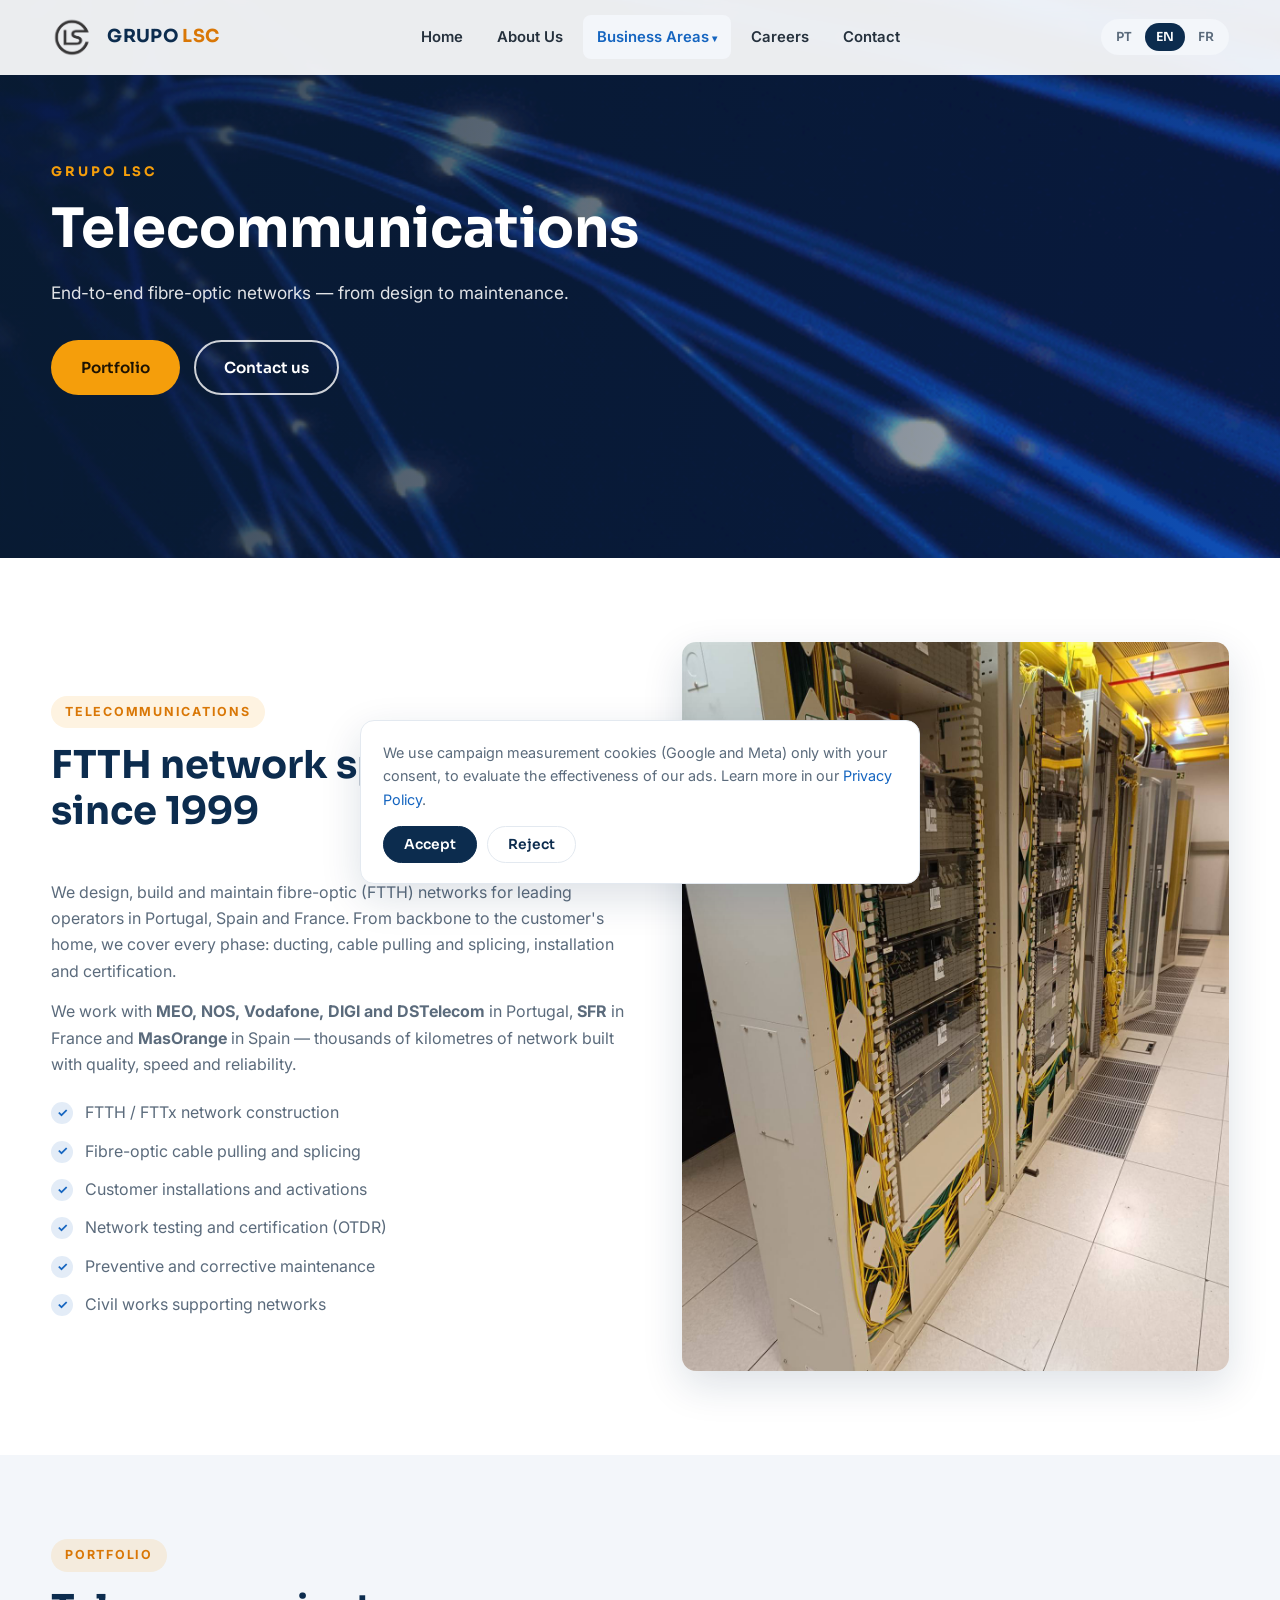
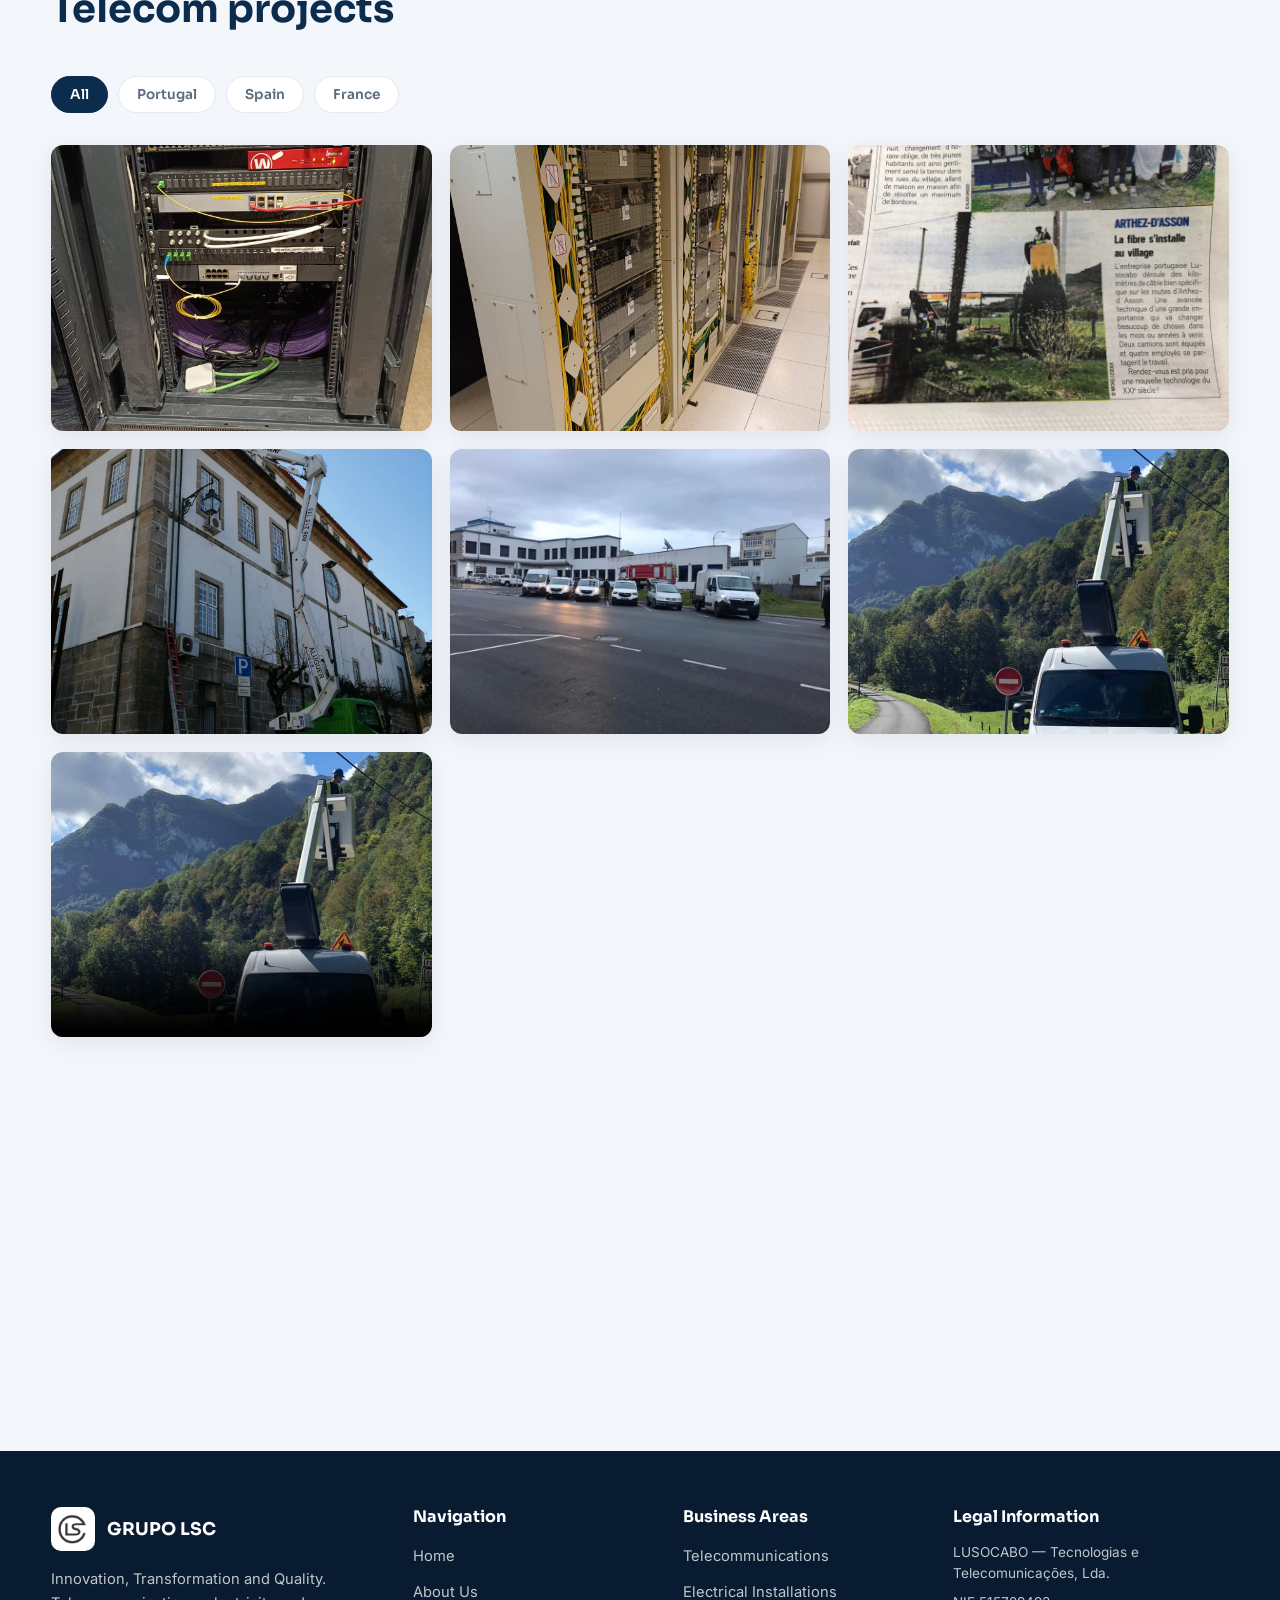
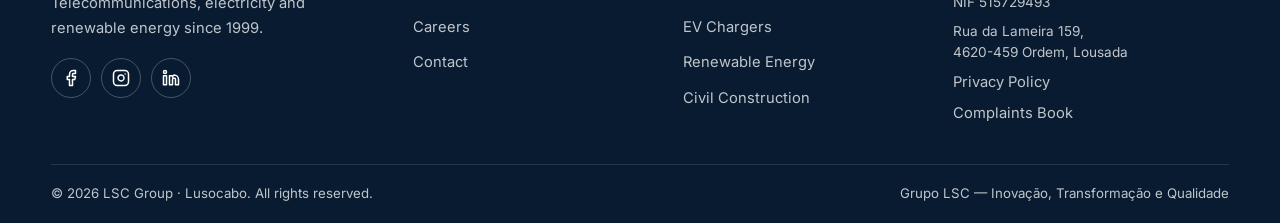
<file: telecom.html>
<!DOCTYPE html>
<html lang="pt">
<head>
  <meta charset="utf-8">
  <meta name="viewport" content="width=device-width, initial-scale=1">
  <meta name="description" data-i18n-content="meta.telecomDesc" content="Telecomunicações Grupo LSC — projeto, construção e manutenção de redes de fibra ótica FTTH em Portugal, Espanha e França.">
  <title data-i18n="meta.telecom">Telecomunicações — Grupo LSC</title>
  <link rel="canonical" href="https://lusocabo.com/telecom.html">
  <meta property="og:type" content="website">
  <meta property="og:site_name" content="Grupo LSC">
  <meta property="og:title" content="Telecomunicações — Grupo LSC">
  <meta property="og:description" content="Projeto, construção e manutenção de redes de fibra ótica FTTH em Portugal, Espanha e França.">
  <meta property="og:url" content="https://lusocabo.com/telecom.html">
  <meta property="og:image" content="https://lusocabo.com/assets/images/FTTH_CENTRAL.jpg">
  <meta name="twitter:card" content="summary_large_image">  <link rel="icon" type="image/png" href="assets/images/LOGO-sem_bg.png">
  <link rel="preconnect" href="https://fonts.googleapis.com">
  <link rel="preconnect" href="https://fonts.gstatic.com" crossorigin>
  <link href="https://fonts.googleapis.com/css2?family=Inter:wght@400;500;600;700&family=Sora:wght@400;600;700&display=swap" rel="stylesheet">
  <link rel="stylesheet" href="assets/css/site.css">
</head>
<body>

  <!-- ===== Header ===== -->
  <header class="site-header">
    <div class="container nav-wrap">
      <a href="index.html" class="brand">
        <img src="assets/images/LOGO-sem_bg.png" alt="Logótipo Grupo LSC">
        <span class="brand-name">GRUPO <span>LSC</span></span>
      </a>
      <ul class="main-nav">
        <li><a href="index.html" data-i18n="nav.home">Início</a></li>
        <li><a href="index.html#sobre" data-i18n="nav.about">Sobre Nós</a></li>
        <li class="has-sub">
          <a href="index.html#areas" class="active" data-i18n="nav.areas">Áreas de Negócio</a>
          <ul class="sub-menu">
            <li><a href="telecom.html" class="active" data-i18n="nav.telecom">Telecomunicações</a></li>
            <li><a href="elec.html" data-i18n="nav.elec">Eletricidade Geral</a></li>
            <li><a href="carregadores.html" data-i18n="nav.ev">Carregadores VE</a></li>
            <li><a href="renovaveis.html" data-i18n="nav.renov">Energias Renováveis</a></li>
            <li><a href="civil.html" data-i18n="nav.civil">Construção Civil</a></li>
          </ul>
        </li>
        <li><a href="index.html#recrutamento" data-i18n="nav.recruit">Recrutamento</a></li>
        <li><a href="index.html#contacto" data-i18n="nav.contact">Contactos</a></li>
      </ul>
      <div class="lang-switch" role="group" aria-label="Idioma">
        <button data-lang="pt" class="on">PT</button>
        <button data-lang="en">EN</button>
        <button data-lang="fr">FR</button>
      </div>
      <button class="nav-toggle" aria-label="Menu"><span></span><span></span><span></span></button>
    </div>
  </header>

  <!-- ===== Hero ===== -->
  <section class="hero hero-sub" style="padding:0;">
    <div class="hero-bg on" style="background-image:url('assets/images/fiber.gif')"></div>
    <div class="container">
      <p class="eyebrow">GRUPO LSC</p>
      <h1 data-i18n="tel.heroTitle">Telecomunicações</h1>
      <p data-i18n="tel.heroSub">Redes de fibra ótica de ponta a ponta — do projeto à manutenção.</p>
      <div class="hero-cta">
        <a href="#galeria" class="btn btn-primary" data-i18n="gal.kicker">Portefólio</a>
        <a href="index.html#contacto" class="btn btn-outline" data-i18n="cta.btn">Contacte-nos</a>
      </div>
    </div>
  </section>

  <!-- ===== Intro + Serviços ===== -->
  <section>
    <div class="container svc-grid">
      <div class="reveal">
        <div class="sec-head">
          <span class="kicker" data-i18n="nav.telecom">Telecomunicações</span>
          <h2 data-i18n="tel.introTitle">Especialistas em redes FTTH desde 1999</h2>
        </div>
        <p style="color:var(--muted);" data-i18n="tel.p1"></p>
        <p style="color:var(--muted); margin-top:14px;" data-i18n-html="tel.p2"></p>
        <ul class="svc-list">
          <li data-i18n="tel.s1"></li>
          <li data-i18n="tel.s2"></li>
          <li data-i18n="tel.s3"></li>
          <li data-i18n="tel.s4"></li>
          <li data-i18n="tel.s5"></li>
          <li data-i18n="tel.s6"></li>
        </ul>
      </div>
      <div class="photo reveal">
        <img src="assets/images/FTTH_CENTRAL.jpg" alt="Central de fibra ótica FTTH" loading="lazy">
      </div>
    </div>
  </section>

  <!-- ===== Galeria ===== -->
  <section id="galeria" style="background:var(--bg-soft);">
    <div class="container">
      <div class="sec-head reveal">
        <span class="kicker" data-i18n="gal.kicker">Portefólio</span>
        <h2 data-i18n="tel.galTitle">Projetos de telecomunicações</h2>
      </div>
      <div class="filters reveal">
        <button class="on" data-filter="*" data-i18n="gal.all">Todos</button>
        <button data-filter="pt" data-i18n="tel.fpt">Portugal</button>
        <button data-filter="es" data-i18n="tel.fes">Espanha</button>
        <button data-filter="fr" data-i18n="tel.ffr">França</button>
      </div>
      <div class="gallery reveal">
        <figure class="g-item" data-cat="pt" data-full="assets/images/FTTH_CENTRAL (2).jpg">
          <img src="assets/images/FTTH_CENTRAL (2).jpg" alt="Central FTTH, Portugal" loading="lazy">
          <figcaption class="cap" data-i18n="tel.cap1"></figcaption>
        </figure>
        <figure class="g-item" data-cat="pt" data-full="assets/images/FTTH_CENTRAL.jpg">
          <img src="assets/images/FTTH_CENTRAL.jpg" alt="Central FTTH, Portugal" loading="lazy">
          <figcaption class="cap" data-i18n="tel.cap1"></figcaption>
        </figure>
        <figure class="g-item" data-cat="fr" data-full="assets/images/FTTH_SFR.jpg">
          <img src="assets/images/FTTH_SFR.jpg" alt="Construção de rede de fibra ótica, França" loading="lazy">
          <figcaption class="cap" data-i18n="tel.cap2"></figcaption>
        </figure>
        <figure class="g-item" data-cat="pt" data-full="assets/images/FTTH_PT.jpg">
          <img src="assets/images/FTTH_PT.jpg" alt="Passagem de cabo em fachada, Portugal" loading="lazy">
          <figcaption class="cap" data-i18n="tel.cap3"></figcaption>
        </figure>
        <figure class="g-item" data-cat="es" data-full="assets/images/FTTH_ESP_2.jpg">
          <img src="assets/images/FTTH_ESP_2.jpg" alt="Rede FTTH, Espanha" loading="lazy">
          <figcaption class="cap" data-i18n="tel.cap4"></figcaption>
        </figure>
        <figure class="g-item" data-cat="fr" data-full="assets/images/FTTH_FRA.jpg">
          <img src="assets/images/FTTH_FRA.jpg" alt="Rede FTTH, França" loading="lazy">
          <figcaption class="cap" data-i18n="tel.cap5"></figcaption>
        </figure>
        <figure class="g-item" data-cat="fr">
          <video controls muted loop playsinline preload="none" poster="assets/images/FTTH_FRA.jpg">
            <source src="assets/images/FTTH_FRA_2.mp4" type="video/mp4">
          </video>
          <figcaption class="cap" data-i18n="tel.cap5"></figcaption>
        </figure>
      </div>
    </div>
  </section>

  <!-- ===== CTA ===== -->
  <section class="cta-band">
    <div class="container reveal">
      <h2 data-i18n="tel.ctaTitle">Tem um projeto de telecomunicações?</h2>
      <p data-i18n="cta.p"></p>
      <a href="index.html#contacto" class="btn btn-navy" data-i18n="cta.btn">Contacte-nos</a>
    </div>
  </section>

  <!-- ===== Footer ===== -->
  <footer class="site-footer">
    <div class="container">
      <div class="footer-grid">
        <div>
          <div class="footer-brand">
            <img src="assets/images/LOGO-sem_bg.png" alt="Grupo LSC">
            <span class="brand-name">GRUPO LSC</span>
          </div>
          <p class="footer-tagline" data-i18n="footer.tagline"></p>
          <div class="socials">
            <a href="https://www.facebook.com/profile.php?id=61575299214508" target="_blank" rel="noopener" aria-label="Facebook">
              <svg viewBox="0 0 24 24" fill="none" stroke="#fff" stroke-width="2" stroke-linecap="round" stroke-linejoin="round"><path d="M18 2h-3a5 5 0 0 0-5 5v3H7v4h3v8h4v-8h3l1-4h-4V7a1 1 0 0 1 1-1h3z"/></svg>
            </a>
            <a href="https://www.instagram.com/grupo_lsc/" target="_blank" rel="noopener" aria-label="Instagram">
              <svg viewBox="0 0 24 24" fill="none" stroke="#fff" stroke-width="2" stroke-linecap="round" stroke-linejoin="round"><rect x="2" y="2" width="20" height="20" rx="5"/><path d="M16 11.37A4 4 0 1 1 12.63 8 4 4 0 0 1 16 11.37z"/><line x1="17.5" y1="6.5" x2="17.51" y2="6.5"/></svg>
            </a>
            <a href="https://www.linkedin.com/company/lusocabo/" target="_blank" rel="noopener" aria-label="LinkedIn">
              <svg viewBox="0 0 24 24" fill="none" stroke="#fff" stroke-width="2" stroke-linecap="round" stroke-linejoin="round"><path d="M16 8a6 6 0 0 1 6 6v7h-4v-7a2 2 0 0 0-2-2 2 2 0 0 0-2 2v7h-4V9h4v1.57A6 6 0 0 1 16 8z"/><rect x="2" y="9" width="4" height="12"/><circle cx="4" cy="4" r="2"/></svg>
            </a>
          </div>
        </div>
        <div>
          <h4 data-i18n="footer.nav">Navegação</h4>
          <ul>
            <li><a href="index.html" data-i18n="nav.home">Início</a></li>
            <li><a href="index.html#sobre" data-i18n="nav.about">Sobre Nós</a></li>
            <li><a href="index.html#recrutamento" data-i18n="nav.recruit">Recrutamento</a></li>
            <li><a href="index.html#contacto" data-i18n="nav.contact">Contactos</a></li>
          </ul>
        </div>
        <div>
          <h4 data-i18n="footer.areas">Áreas de Negócio</h4>
          <ul>
            <li><a href="telecom.html" data-i18n="nav.telecom">Telecomunicações</a></li>
            <li><a href="elec.html" data-i18n="nav.elec">Eletricidade Geral</a></li>
            <li><a href="carregadores.html" data-i18n="nav.ev">Carregadores VE</a></li>
            <li><a href="renovaveis.html" data-i18n="nav.renov">Energias Renováveis</a></li>
            <li><a href="civil.html" data-i18n="nav.civil">Construção Civil</a></li>
          </ul>
        </div>
        <div>
          <h4 data-i18n="footer.legal">Informação Legal</h4>
          <ul class="footer-legal">
            <li>LUSOCABO — Tecnologias e Telecomunicações, Lda.</li>
            <li>NIF 515729493</li>
            <li>Rua da Lameira 159,<br>4620-459 Ordem, Lousada</li>
            <li><a href="privacidade.html" data-i18n="footer.privacy">Política de Privacidade</a></li>
            <li><a href="https://www.livroreclamacoes.pt/Inicio/" target="_blank" rel="noopener" data-i18n="footer.complaints">Livro de Reclamações</a></li>
          </ul>
        </div>      </div>
      <div class="footer-bottom">
        <span data-i18n="footer.rights">© 2026 Grupo LSC · Lusocabo. Todos os direitos reservados.</span>
        <span>Grupo LSC — Inovação, Transformação e Qualidade</span>
      </div>
    </div>
  </footer>

  <!-- ===== Lightbox ===== -->
  <div class="lb" role="dialog" aria-modal="true">
    <button class="lb-close" aria-label="Fechar">✕</button>
    <button class="lb-prev" aria-label="Anterior">←</button>
    <img alt="">
    <div class="lb-cap"></div>
    <button class="lb-next" aria-label="Seguinte">→</button>
  </div>

  <script src="assets/js/i18n.js"></script>
  <script src="assets/js/site.js"></script>
</body>
</html>
</file>
<file: assets/css/site.css>
/* ============================================================
   GRUPO LSC — folha de estilos principal
   Design corporativo claro · sem frameworks · responsivo
   ============================================================ */

:root {
  --navy: #0c2c4e;
  --navy-2: #123a66;
  --blue: #1565c0;
  --accent: #f59e0b;
  --accent-dark: #d97706;
  --bg: #ffffff;
  --bg-soft: #f3f6fa;
  --text: #25313d;
  --muted: #5b6b7c;
  --line: #e3e9f0;
  --radius: 14px;
  --shadow: 0 6px 24px rgba(12, 44, 78, 0.08);
  --shadow-lg: 0 14px 40px rgba(12, 44, 78, 0.14);
  --font-head: "Sora", "Segoe UI", sans-serif;
  --font-body: "Inter", "Segoe UI", sans-serif;
}

* { margin: 0; padding: 0; box-sizing: border-box; }

html { scroll-behavior: smooth; }

body {
  font-family: var(--font-body);
  color: var(--text);
  background: var(--bg);
  line-height: 1.65;
  font-size: 16px;
  -webkit-font-smoothing: antialiased;
}

img { max-width: 100%; display: block; }

a { color: var(--blue); text-decoration: none; }
a:hover { color: var(--accent-dark); }

h1, h2, h3, h4 { font-family: var(--font-head); color: var(--navy); line-height: 1.2; }

.container { width: min(1180px, 92%); margin-inline: auto; }

section { padding: 84px 0; }

/* ---------- Cabeçalhos de secção ---------- */
.sec-head { max-width: 720px; margin-bottom: 44px; }
.sec-head.center { margin-inline: auto; text-align: center; }
.sec-head .kicker {
  display: inline-block;
  font-size: 0.78rem;
  font-weight: 700;
  letter-spacing: 0.14em;
  text-transform: uppercase;
  color: var(--accent-dark);
  background: rgba(245, 158, 11, 0.12);
  padding: 6px 14px;
  border-radius: 999px;
  margin-bottom: 14px;
}
.sec-head h2 { font-size: clamp(1.7rem, 3.4vw, 2.4rem); font-weight: 700; }
.sec-head p { color: var(--muted); margin-top: 12px; }

/* ---------- Botões ---------- */
.btn {
  display: inline-flex;
  align-items: center;
  gap: 10px;
  font-family: var(--font-head);
  font-weight: 600;
  font-size: 0.95rem;
  padding: 13px 28px;
  border-radius: 999px;
  border: 2px solid transparent;
  cursor: pointer;
  transition: transform 0.18s ease, box-shadow 0.18s ease, background 0.18s ease, color 0.18s ease;
}
.btn:hover { transform: translateY(-2px); }
.btn-primary { background: var(--accent); color: #1d1303; }
.btn-primary:hover { background: var(--accent-dark); color: #fff; box-shadow: var(--shadow-lg); }
.btn-outline { border-color: rgba(255, 255, 255, 0.8); color: #fff; background: transparent; }
.btn-outline:hover { background: #fff; color: var(--navy); }
.btn-navy { background: var(--navy); color: #fff; }
.btn-navy:hover { background: var(--navy-2); color: #fff; box-shadow: var(--shadow-lg); }

/* ---------- Header ---------- */
.site-header {
  position: fixed;
  inset: 0 0 auto 0;
  z-index: 100;
  background: rgba(255, 255, 255, 0.92);
  backdrop-filter: blur(10px);
  border-bottom: 1px solid transparent;
  transition: border-color 0.2s ease, box-shadow 0.2s ease;
}
.site-header.scrolled { border-color: var(--line); box-shadow: 0 4px 18px rgba(12, 44, 78, 0.07); }

.nav-wrap {
  display: flex;
  align-items: center;
  justify-content: space-between;
  height: 74px;
  gap: 18px;
}

.brand { display: flex; align-items: center; gap: 12px; }
.brand img { width: 44px; height: 44px; object-fit: contain; }
.brand .brand-name {
  font-family: var(--font-head);
  font-weight: 700;
  font-size: 1.12rem;
  color: var(--navy);
  letter-spacing: 0.02em;
}
.brand .brand-name span { color: var(--accent-dark); }

.main-nav { display: flex; align-items: center; gap: 6px; list-style: none; }
.main-nav > li { position: relative; }
.main-nav a {
  display: block;
  padding: 10px 14px;
  font-weight: 600;
  font-size: 0.93rem;
  color: var(--text);
  border-radius: 8px;
}
.main-nav a:hover, .main-nav a.active { color: var(--blue); background: var(--bg-soft); }

/* dropdown */
.has-sub > a::after { content: " ▾"; font-size: 0.7em; }
.sub-menu {
  position: absolute;
  top: calc(100% + 8px);
  left: 0;
  min-width: 230px;
  background: #fff;
  border: 1px solid var(--line);
  border-radius: 12px;
  box-shadow: var(--shadow-lg);
  list-style: none;
  padding: 8px;
  opacity: 0;
  visibility: hidden;
  transform: translateY(8px);
  transition: all 0.18s ease;
}
.has-sub:hover .sub-menu, .has-sub:focus-within .sub-menu {
  opacity: 1; visibility: visible; transform: translateY(0);
}
.sub-menu a { padding: 10px 14px; border-radius: 8px; }

/* seletor de idioma */
.lang-switch { display: flex; gap: 2px; background: var(--bg-soft); border-radius: 999px; padding: 4px; }
.lang-switch button {
  border: 0;
  background: transparent;
  font: 600 0.78rem var(--font-head);
  color: var(--muted);
  padding: 6px 11px;
  border-radius: 999px;
  cursor: pointer;
  transition: all 0.15s ease;
}
.lang-switch button.on { background: var(--navy); color: #fff; }

/* hamburger */
.nav-toggle {
  display: none;
  border: 0;
  background: transparent;
  cursor: pointer;
  width: 44px;
  height: 44px;
  border-radius: 10px;
}
.nav-toggle span {
  display: block;
  width: 24px;
  height: 2.5px;
  margin: 5px auto;
  background: var(--navy);
  border-radius: 2px;
  transition: 0.25s ease;
}
body.nav-open .nav-toggle span:nth-child(1) { transform: translateY(7.5px) rotate(45deg); }
body.nav-open .nav-toggle span:nth-child(2) { opacity: 0; }
body.nav-open .nav-toggle span:nth-child(3) { transform: translateY(-7.5px) rotate(-45deg); }

/* ---------- Hero ---------- */
.hero {
  position: relative;
  min-height: 88vh;
  display: flex;
  align-items: center;
  color: #fff;
  overflow: hidden;
  background: var(--navy);
}
.hero.hero-sub { min-height: 62vh; }
.hero-bg {
  position: absolute;
  inset: 0;
  background-size: cover;
  background-position: center;
  opacity: 0;
  transition: opacity 1.4s ease;
  transform: scale(1.04);
}
.hero-bg.on { opacity: 1; }
.hero::after {
  content: "";
  position: absolute;
  inset: 0;
  background: linear-gradient(100deg, rgba(8, 27, 48, 0.88) 0%, rgba(8, 27, 48, 0.62) 48%, rgba(8, 27, 48, 0.28) 100%);
}
.hero .container { position: relative; z-index: 2; }
.hero .eyebrow {
  font: 700 0.82rem var(--font-head);
  letter-spacing: 0.22em;
  text-transform: uppercase;
  color: var(--accent);
  margin-bottom: 16px;
}
.hero h1 {
  color: #fff;
  font-size: clamp(2rem, 5vw, 3.4rem);
  font-weight: 700;
  max-width: 760px;
  margin-bottom: 18px;
}
.hero h1 em { font-style: normal; color: var(--accent); }
.hero p { max-width: 600px; font-size: 1.08rem; color: rgba(255, 255, 255, 0.88); margin-bottom: 32px; }
.hero-cta { display: flex; flex-wrap: wrap; gap: 14px; }

.hero-scroll {
  position: absolute;
  bottom: 26px;
  left: 50%;
  transform: translateX(-50%);
  z-index: 2;
  color: rgba(255,255,255,0.85);
  font-size: 1.3rem;
  animation: bounce 2s infinite;
}
@keyframes bounce { 0%,100% { transform: translate(-50%,0); } 50% { transform: translate(-50%,8px); } }

/* ---------- Faixa de estatísticas ---------- */
.stats-band { background: var(--navy); padding: 46px 0; }
.stats-grid {
  display: grid;
  grid-template-columns: repeat(4, 1fr);
  gap: 24px;
  text-align: center;
}
.stat .num {
  font: 700 clamp(1.9rem, 4vw, 2.7rem) var(--font-head);
  color: #fff;
}
.stat .num i { font-style: normal; color: var(--accent); }
.stat .lbl { color: rgba(255, 255, 255, 0.72); font-size: 0.92rem; margin-top: 4px; }

/* ---------- Sobre ---------- */
.about-grid {
  display: grid;
  grid-template-columns: 1.05fr 1fr;
  gap: 56px;
  align-items: center;
}
.about-text p + p { margin-top: 14px; }
.about-text p { color: var(--muted); }
.about-text strong { color: var(--navy); }

.values-grid { display: grid; grid-template-columns: 1fr 1fr; gap: 18px; }
.value-card {
  background: var(--bg-soft);
  border: 1px solid var(--line);
  border-radius: var(--radius);
  padding: 26px 22px;
  transition: transform 0.2s ease, box-shadow 0.2s ease;
}
.value-card:hover { transform: translateY(-4px); box-shadow: var(--shadow); }
.value-card svg { width: 34px; height: 34px; stroke: var(--blue); margin-bottom: 12px; }
.value-card h4 { font-size: 1.02rem; margin-bottom: 6px; }
.value-card p { font-size: 0.88rem; color: var(--muted); }

/* ---------- Áreas de negócio ---------- */
.areas-grid {
  display: grid;
  grid-template-columns: repeat(auto-fit, minmax(205px, 1fr));
  gap: 22px;
}
.area-card {
  position: relative;
  border-radius: var(--radius);
  overflow: hidden;
  min-height: 380px;
  display: flex;
  align-items: flex-end;
  color: #fff;
  box-shadow: var(--shadow);
  transition: transform 0.25s ease, box-shadow 0.25s ease;
}
.area-card:hover { transform: translateY(-6px); box-shadow: var(--shadow-lg); }
.area-card img.bg {
  position: absolute;
  inset: 0;
  width: 100%;
  height: 100%;
  object-fit: cover;
  transition: transform 0.5s ease;
}
.area-card:hover img.bg { transform: scale(1.06); }
.area-card::after {
  content: "";
  position: absolute;
  inset: 0;
  background: linear-gradient(to top, rgba(8, 27, 48, 0.92) 0%, rgba(8, 27, 48, 0.35) 55%, rgba(8, 27, 48, 0.05) 100%);
}
.area-card .info { position: relative; z-index: 2; padding: 24px; }
.area-card h3 { color: #fff; font-size: 1.18rem; margin-bottom: 8px; }
.area-card p { font-size: 0.87rem; color: rgba(255, 255, 255, 0.85); margin-bottom: 14px; }
.area-card .more { font: 600 0.86rem var(--font-head); color: var(--accent); }
.area-card:hover .more { color: #fff; }

/* ---------- Conhecimento técnico ---------- */
.tech-grid {
  display: grid;
  grid-template-columns: repeat(3, 1fr);
  gap: 14px 22px;
}
.tech-item {
  display: flex;
  align-items: center;
  gap: 14px;
  background: #fff;
  border: 1px solid var(--line);
  border-radius: 12px;
  padding: 16px 18px;
  font-weight: 600;
  font-size: 0.92rem;
  color: var(--navy);
  transition: border-color 0.2s ease, box-shadow 0.2s ease;
}
.tech-item:hover { border-color: var(--blue); box-shadow: var(--shadow); }
.tech-item svg { flex: 0 0 26px; width: 26px; height: 26px; stroke: var(--blue); }

/* ---------- Projetos (carrossel scroll-snap) ---------- */
.proj-rail-wrap { position: relative; }
.proj-rail {
  display: grid;
  grid-auto-flow: column;
  grid-auto-columns: clamp(250px, 30%, 340px);
  gap: 20px;
  overflow-x: auto;
  scroll-snap-type: x mandatory;
  padding: 6px 6px 22px;
  scrollbar-width: thin;
  scrollbar-color: var(--line) transparent;
}
.proj-card {
  scroll-snap-align: start;
  background: #fff;
  border: 1px solid var(--line);
  border-radius: var(--radius);
  overflow: hidden;
  box-shadow: var(--shadow);
  transition: transform 0.2s ease;
}
.proj-card:hover { transform: translateY(-5px); }
.proj-card img { height: 210px; width: 100%; object-fit: cover; }
.proj-card .body { padding: 18px 20px 20px; }
.proj-card h4 { font-size: 1rem; margin-bottom: 4px; }
.proj-card .meta { font-size: 0.84rem; color: var(--muted); }
.proj-card .tag {
  display: inline-block;
  font: 600 0.72rem var(--font-head);
  color: var(--blue);
  background: rgba(21, 101, 192, 0.1);
  border-radius: 999px;
  padding: 3px 10px;
  margin-bottom: 10px;
}
.rail-btn {
  position: absolute;
  top: 42%;
  width: 46px;
  height: 46px;
  border-radius: 50%;
  border: 1px solid var(--line);
  background: #fff;
  box-shadow: var(--shadow);
  cursor: pointer;
  font-size: 1.1rem;
  color: var(--navy);
  z-index: 3;
  transition: background 0.15s ease;
}
.rail-btn:hover { background: var(--accent); }
.rail-btn.prev { left: -14px; }
.rail-btn.next { right: -14px; }

/* ---------- Presença internacional ---------- */
.presence { background: var(--bg-soft); }
.presence-grid {
  display: grid;
  grid-template-columns: 1fr 1fr;
  gap: 56px;
  align-items: center;
}
.presence-grid img { border-radius: var(--radius); box-shadow: var(--shadow); }
.country-list { display: grid; gap: 16px; margin-top: 26px; }
.country {
  display: flex;
  gap: 16px;
  background: #fff;
  border: 1px solid var(--line);
  border-radius: 12px;
  padding: 16px 18px;
}
.country .flag { font-size: 1.5rem; line-height: 1.3; }
.country h4 { font-size: 0.98rem; margin-bottom: 3px; }
.country p { font-size: 0.88rem; color: var(--muted); }

/* ---------- Clientes (marquee) ---------- */
.clients { padding: 64px 0; }
.marquee { overflow: hidden; position: relative; }
.marquee::before, .marquee::after {
  content: "";
  position: absolute;
  top: 0; bottom: 0;
  width: 90px;
  z-index: 2;
  pointer-events: none;
}
.marquee::before { left: 0; background: linear-gradient(to right, var(--mq-bg, #fff), transparent); }
.marquee::after { right: 0; background: linear-gradient(to left, var(--mq-bg, #fff), transparent); }
.marquee-track {
  display: flex;
  align-items: center;
  gap: 64px;
  width: max-content;
  animation: marquee 36s linear infinite;
}
.marquee:hover .marquee-track { animation-play-state: paused; }
.marquee-track img {
  height: 52px;
  width: auto;
  object-fit: contain;
  filter: grayscale(1);
  opacity: 0.65;
  transition: 0.2s ease;
}
.marquee-track img:hover { filter: none; opacity: 1; }
@keyframes marquee { to { transform: translateX(-50%); } }

/* ---------- Recrutamento ---------- */
.recruit {
  background: linear-gradient(115deg, var(--navy) 0%, var(--navy-2) 60%, #1d558f 100%);
  color: #fff;
  text-align: center;
}
.recruit h2 { color: #fff; font-size: clamp(1.6rem, 3.2vw, 2.2rem); margin-bottom: 14px; }
.recruit p { max-width: 640px; margin: 0 auto 30px; color: rgba(255, 255, 255, 0.85); }

/* ---------- Contacto ---------- */
.contact-grid {
  display: grid;
  grid-template-columns: 0.85fr 1.15fr;
  gap: 48px;
  align-items: start;
}
.contact-card { display: grid; gap: 14px; margin-top: 26px; }
.contact-item {
  display: flex;
  align-items: center;
  gap: 16px;
  background: var(--bg-soft);
  border: 1px solid var(--line);
  border-radius: 12px;
  padding: 16px 18px;
  color: var(--text);
  font-weight: 600;
}
.contact-item svg { flex: 0 0 24px; width: 24px; height: 24px; stroke: var(--blue); }
.contact-item small { display: block; font-weight: 500; color: var(--muted); }

.contact-form {
  background: #fff;
  border: 1px solid var(--line);
  border-radius: var(--radius);
  box-shadow: var(--shadow);
  padding: 30px;
}
.form-row { display: grid; grid-template-columns: 1fr 1fr; gap: 16px; }
.contact-form fieldset { border: 0; margin-bottom: 16px; }
.contact-form fieldset select {
  appearance: none;
  -webkit-appearance: none;
  cursor: pointer;
  padding-right: 40px;
  background-image: url("data:image/svg+xml,%3Csvg xmlns='http://www.w3.org/2000/svg' viewBox='0 0 24 24' fill='none' stroke='%235b6b7c' stroke-width='2.5' stroke-linecap='round' stroke-linejoin='round'%3E%3Cpath d='m6 9 6 6 6-6'/%3E%3C/svg%3E");
  background-repeat: no-repeat;
  background-position: right 14px center;
  background-size: 16px;
}
.contact-form select:focus { border-color: var(--blue); background-color: #fff; }
.contact-form input, .contact-form textarea, .contact-form select {
  width: 100%;
  font: 500 0.95rem var(--font-body);
  color: var(--text);
  background-color: var(--bg-soft);
  border: 1.5px solid var(--line);
  border-radius: 10px;
  padding: 13px 16px;
  outline: none;
  transition: border-color 0.15s ease, background 0.15s ease;
}
.contact-form input:focus, .contact-form textarea:focus { border-color: var(--blue); background: #fff; }
.contact-form textarea { resize: vertical; min-height: 140px; }
.file-title { font-weight: 600; font-size: 0.95rem; margin-bottom: 10px; }
.file-grid { display: grid; grid-template-columns: repeat(3, 1fr); gap: 12px; }
.file-grid fieldset { min-width: 0; }
.file-grid label { display: block; font-size: 0.8rem; font-weight: 600; color: var(--muted); margin-bottom: 6px; }
.contact-form input[type=file] { font-size: 0.8rem; padding: 10px; cursor: pointer; }
@media (max-width: 640px) { .file-grid { grid-template-columns: 1fr; } }
.form-note { font-size: 0.8rem; color: var(--muted); margin-top: 10px; }

/* ---------- Galeria + filtros ---------- */
.filters { display: flex; flex-wrap: wrap; gap: 10px; margin-bottom: 32px; }
.filters button {
  border: 1.5px solid var(--line);
  background: #fff;
  color: var(--muted);
  font: 600 0.85rem var(--font-head);
  padding: 9px 18px;
  border-radius: 999px;
  cursor: pointer;
  transition: 0.15s ease;
}
.filters button:hover { border-color: var(--blue); color: var(--blue); }
.filters button.on { background: var(--navy); border-color: var(--navy); color: #fff; }

.gallery {
  display: grid;
  grid-template-columns: repeat(3, 1fr);
  gap: 18px;
}
.g-item {
  position: relative;
  border-radius: 12px;
  overflow: hidden;
  cursor: zoom-in;
  aspect-ratio: 4 / 3;
  background: var(--bg-soft);
  box-shadow: var(--shadow);
}
.g-item img, .g-item video { width: 100%; height: 100%; object-fit: cover; transition: transform 0.4s ease; }
.g-item:hover img { transform: scale(1.06); }
.g-item .cap {
  position: absolute;
  inset: auto 0 0 0;
  padding: 30px 14px 12px;
  background: linear-gradient(to top, rgba(8, 27, 48, 0.85), transparent);
  color: #fff;
  font-size: 0.82rem;
  font-weight: 600;
  opacity: 0;
  transition: opacity 0.25s ease;
}
.g-item:hover .cap { opacity: 1; }
.g-item.hide { display: none; }

/* ---------- Lightbox ---------- */
.lb {
  position: fixed;
  inset: 0;
  z-index: 200;
  background: rgba(5, 15, 28, 0.93);
  display: none;
  align-items: center;
  justify-content: center;
  flex-direction: column;
  padding: 30px;
}
.lb.open { display: flex; }
.lb img { max-width: 92vw; max-height: 80vh; border-radius: 8px; box-shadow: 0 20px 60px rgba(0,0,0,0.5); object-fit: contain; display: block; }
.lb .lb-cap { color: #fff; margin-top: 16px; font-weight: 600; }
.lb button {
  position: absolute;
  background: rgba(255, 255, 255, 0.1);
  border: 1px solid rgba(255, 255, 255, 0.25);
  color: #fff;
  width: 48px;
  height: 48px;
  border-radius: 50%;
  font-size: 1.25rem;
  cursor: pointer;
  transition: background 0.15s ease;
}
.lb button:hover { background: var(--accent); color: var(--navy); }
.lb .lb-close { top: 22px; right: 22px; }
.lb .lb-prev { left: 22px; top: 50%; transform: translateY(-50%); }
.lb .lb-next { right: 22px; top: 50%; transform: translateY(-50%); }

/* ---------- Página de serviço: lista ---------- */
.svc-grid { display: grid; grid-template-columns: 1.05fr 1fr; gap: 56px; align-items: center; }
.svc-grid .photo { border-radius: var(--radius); box-shadow: var(--shadow-lg); overflow: hidden; }
.svc-list { list-style: none; display: grid; gap: 12px; margin-top: 22px; }
.svc-list li { display: flex; gap: 12px; align-items: flex-start; color: var(--muted); }
.svc-list li::before {
  content: "✓";
  flex: 0 0 22px;
  height: 22px;
  border-radius: 50%;
  background: rgba(21, 101, 192, 0.12);
  color: var(--blue);
  font-size: 0.78rem;
  font-weight: 700;
  display: inline-flex;
  align-items: center;
  justify-content: center;
  margin-top: 3px;
}

/* ---------- CTA banda ---------- */
.cta-band { background: var(--bg-soft); text-align: center; }
.cta-band h2 { font-size: clamp(1.5rem, 3vw, 2.1rem); margin-bottom: 12px; }
.cta-band p { color: var(--muted); max-width: 620px; margin: 0 auto 28px; }

/* ---------- Footer ---------- */
.site-footer { background: #081b30; color: rgba(255, 255, 255, 0.75); padding: 56px 0 0; }
.footer-grid {
  display: grid;
  grid-template-columns: 1.4fr 1fr 1fr 1.2fr;
  gap: 40px;
  padding-bottom: 40px;
}
.footer-legal li { font-size: 0.85rem; line-height: 1.5; }
.site-footer h4 { color: #fff; font-size: 1rem; margin-bottom: 16px; }
.site-footer ul { list-style: none; display: grid; gap: 9px; }
.site-footer a { color: rgba(255, 255, 255, 0.75); font-size: 0.92rem; }
.site-footer a:hover { color: var(--accent); }
.footer-brand { display: flex; align-items: center; gap: 12px; margin-bottom: 16px; }
.footer-brand img { width: 44px; height: 44px; background: #fff; border-radius: 10px; padding: 4px; }
.footer-brand .brand-name { font: 700 1.1rem var(--font-head); color: #fff; }
.footer-tagline { font-size: 0.92rem; max-width: 320px; }
.socials { display: flex; gap: 10px; margin-top: 18px; }
.socials a {
  width: 40px;
  height: 40px;
  border-radius: 50%;
  border: 1px solid rgba(255, 255, 255, 0.25);
  display: inline-flex;
  align-items: center;
  justify-content: center;
  transition: 0.15s ease;
}
.socials a:hover { background: var(--accent); border-color: var(--accent); }
.socials svg { width: 18px; height: 18px; }
.footer-bottom {
  border-top: 1px solid rgba(255, 255, 255, 0.12);
  padding: 18px 0;
  font-size: 0.83rem;
  display: flex;
  justify-content: space-between;
  gap: 12px;
  flex-wrap: wrap;
}

/* ---------- Testemunhos ---------- */
.test-grid {
  display: grid;
  grid-template-columns: repeat(auto-fit, minmax(280px, 420px));
  justify-content: center;
  gap: 20px;
}
.test-grid .testimonial-card { max-width: none; margin: 0; }
.testimonial-card {
  background: #fff;
  border: 1px solid var(--line);
  border-radius: var(--radius);
  box-shadow: var(--shadow);
  padding: 34px 36px;
  max-width: 720px;
  margin-inline: auto;
  text-align: center;
}
.testimonial-card blockquote {
  font-size: 1.08rem;
  color: var(--text);
  line-height: 1.7;
  margin-bottom: 18px;
}
.testimonial-card .who { font: 600 0.95rem var(--font-head); color: var(--navy); }
.testimonial-card .stars { color: var(--accent); font-size: 1.15rem; letter-spacing: 2px; margin-bottom: 14px; }
.g-badge {
  display: inline-flex;
  align-items: center;
  gap: 10px;
  margin-top: 22px;
  background: var(--bg-soft);
  border: 1px solid var(--line);
  border-radius: 999px;
  padding: 10px 20px;
  font: 600 0.9rem var(--font-head);
  color: var(--navy);
}
.g-badge .score { color: var(--accent-dark); font-size: 1.05rem; }

/* ---------- Mapa ---------- */
.map-embed {
  width: 100%;
  height: 280px;
  border: 0;
  border-radius: var(--radius);
  box-shadow: var(--shadow);
  margin-top: 18px;
}

/* ---------- Política de privacidade ---------- */
.priv-body h3 { margin: 28px 0 8px; font-size: 1.1rem; }
.priv-body p { color: var(--muted); }

/* ---------- Banner de consentimento ---------- */
.consent {
  position: fixed;
  inset: auto 16px 16px 16px;
  z-index: 300;
  max-width: 560px;
  margin-inline: auto;
  background: #fff;
  border: 1px solid var(--line);
  border-radius: var(--radius);
  box-shadow: var(--shadow-lg);
  padding: 20px 22px;
  font-size: 0.9rem;
  color: var(--muted);
}
.consent .consent-actions { display: flex; gap: 10px; margin-top: 14px; flex-wrap: wrap; }
.consent button {
  border: 1.5px solid var(--line);
  background: #fff;
  color: var(--navy);
  font: 600 0.86rem var(--font-head);
  padding: 9px 20px;
  border-radius: 999px;
  cursor: pointer;
}
.consent button.yes { background: var(--navy); border-color: var(--navy); color: #fff; }

/* ---------- Animações de entrada ---------- */
.reveal { opacity: 0; transform: translateY(26px); transition: opacity 0.7s ease, transform 0.7s ease; }
.reveal.visible { opacity: 1; transform: none; }
@media (prefers-reduced-motion: reduce) {
  .reveal { opacity: 1; transform: none; transition: none; }
  html { scroll-behavior: auto; }
}

/* ============================================================
   RESPONSIVO
   ============================================================ */
@media (max-width: 1024px) {
  .areas-grid { grid-template-columns: repeat(2, 1fr); }
  .tech-grid { grid-template-columns: repeat(2, 1fr); }
  .about-grid, .presence-grid, .svc-grid, .contact-grid { grid-template-columns: 1fr; gap: 40px; }
  .stats-grid { grid-template-columns: repeat(2, 1fr); gap: 32px; }
  .footer-grid { grid-template-columns: 1fr 1fr; }
}

@media (max-width: 768px) {
  section { padding: 60px 0; }
  .nav-toggle { display: block; }
  .main-nav {
    position: fixed;
    top: 74px;
    left: 0;
    right: 0;
    background: #fff;
    flex-direction: column;
    align-items: stretch;
    gap: 2px;
    padding: 16px 5%;
    border-bottom: 1px solid var(--line);
    box-shadow: var(--shadow-lg);
    display: none;
    max-height: calc(100vh - 74px);
    overflow-y: auto;
  }
  body.nav-open .main-nav { display: flex; }
  .sub-menu {
    position: static;
    opacity: 1;
    visibility: visible;
    transform: none;
    box-shadow: none;
    border: 0;
    padding-left: 18px;
    min-width: 0;
  }
  .has-sub > a::after { content: ""; }
  .hero { min-height: 78vh; }
  .gallery { grid-template-columns: repeat(2, 1fr); }
  .form-row { grid-template-columns: 1fr; }
  .rail-btn { display: none; }
  .areas-grid { grid-template-columns: 1fr; }
  .area-card { min-height: 300px; }
}

@media (max-width: 520px) {
  .tech-grid, .gallery { grid-template-columns: 1fr; }
  .stats-grid { grid-template-columns: repeat(2, 1fr); }
  .footer-grid { grid-template-columns: 1fr; }
  .brand .brand-name { font-size: 1rem; }
  .lang-switch button { padding: 5px 8px; }
}
</file>
